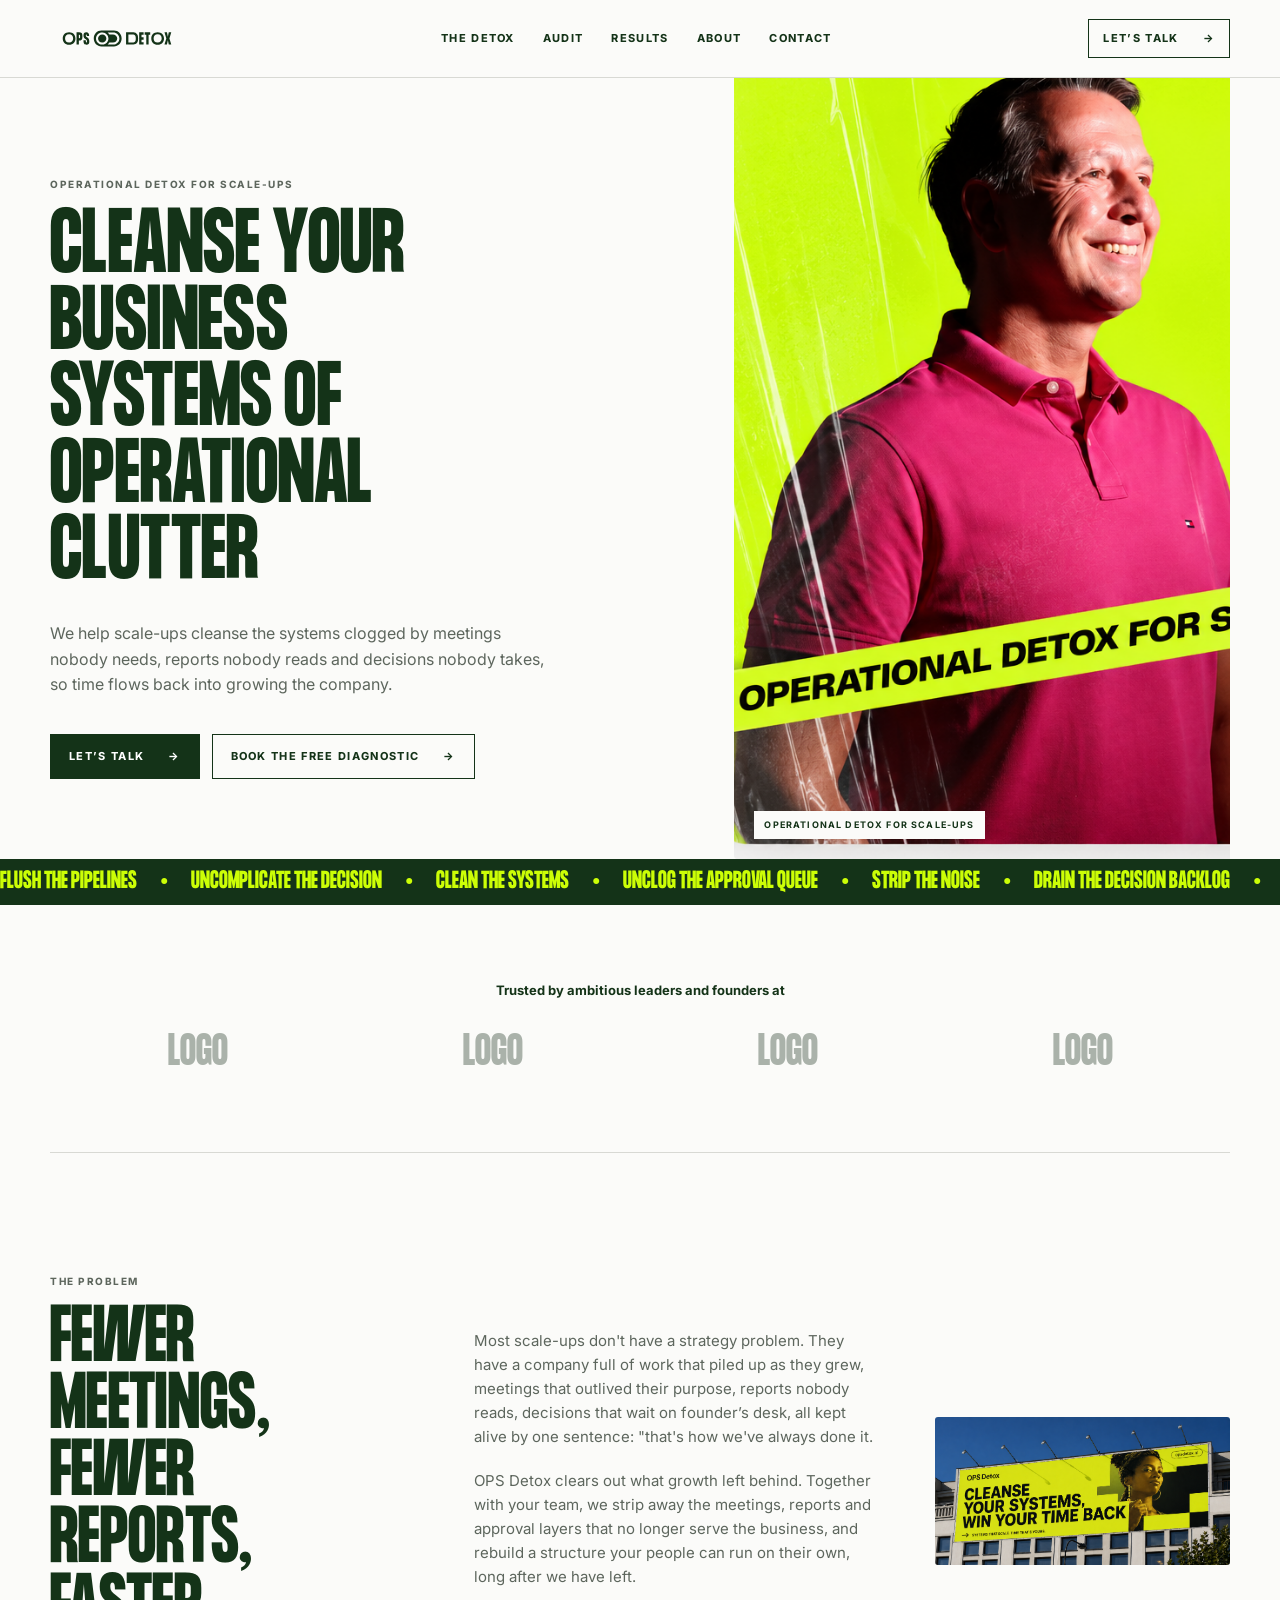
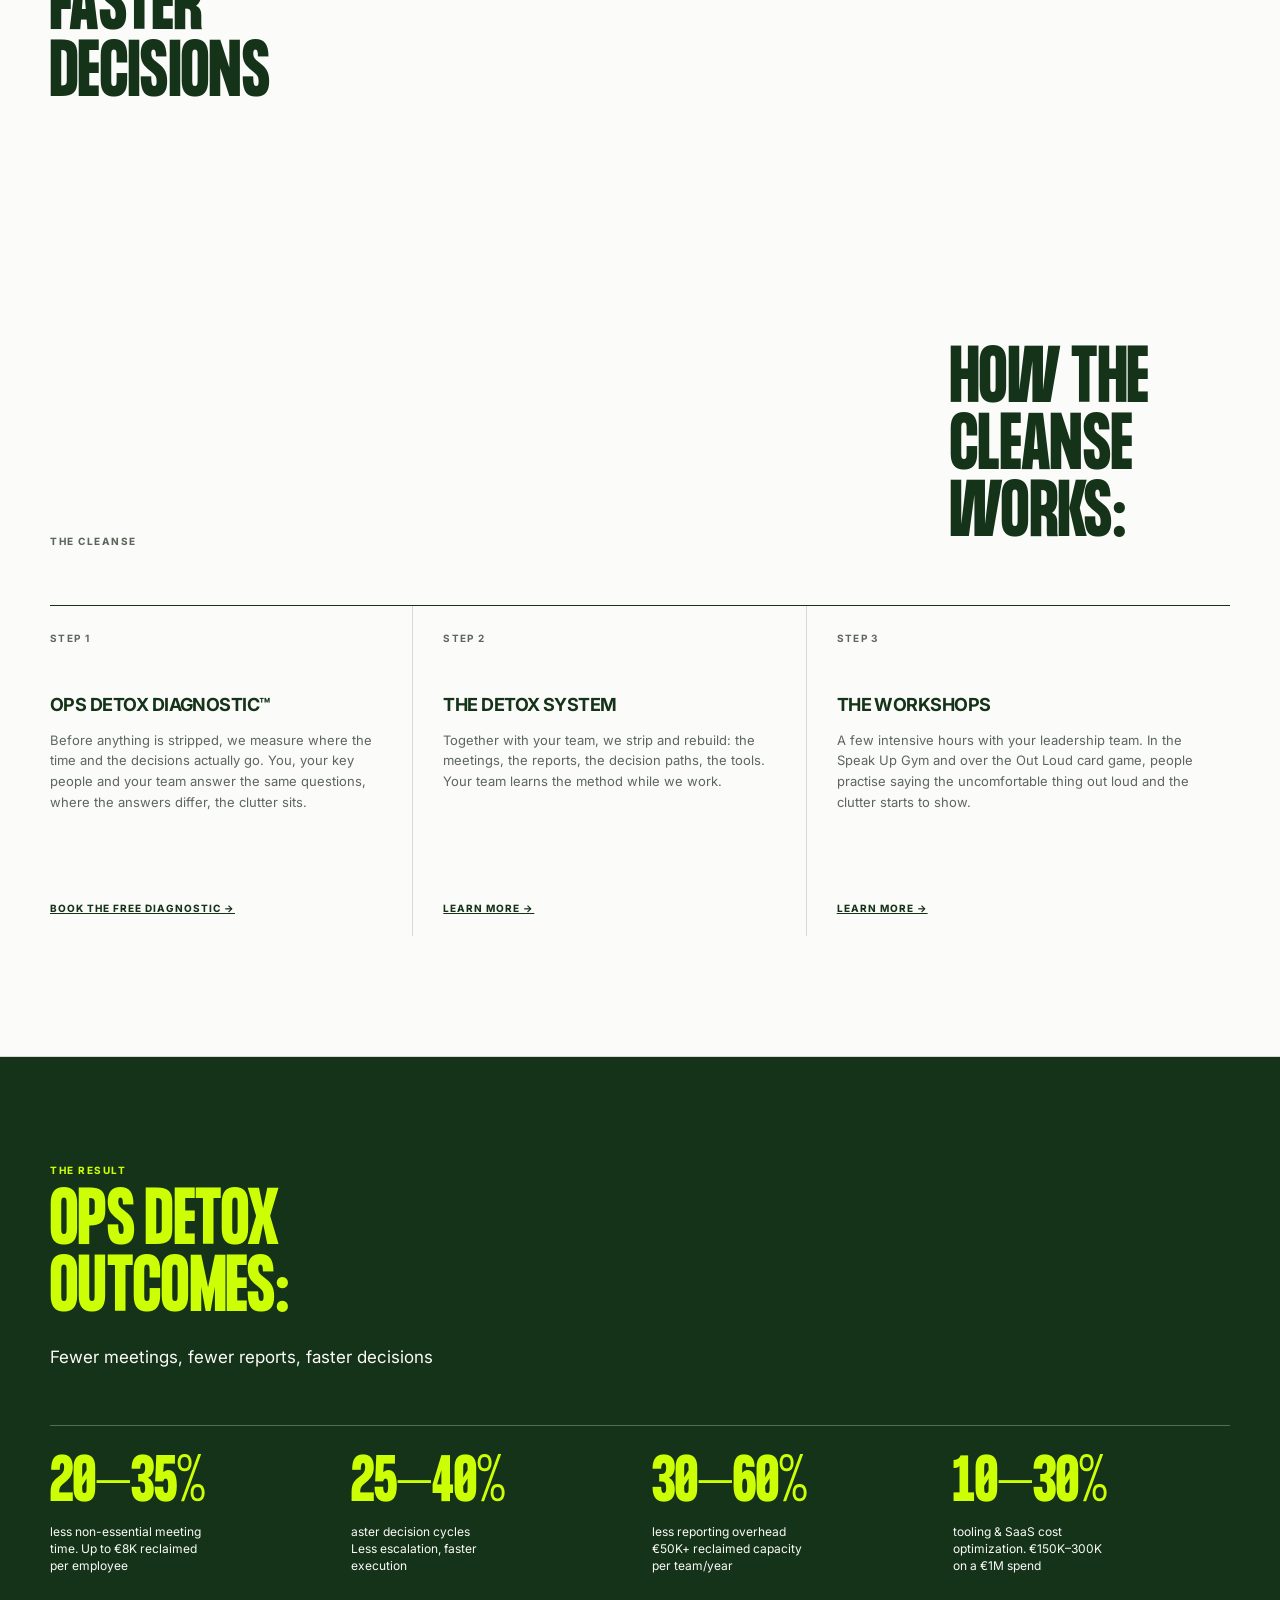
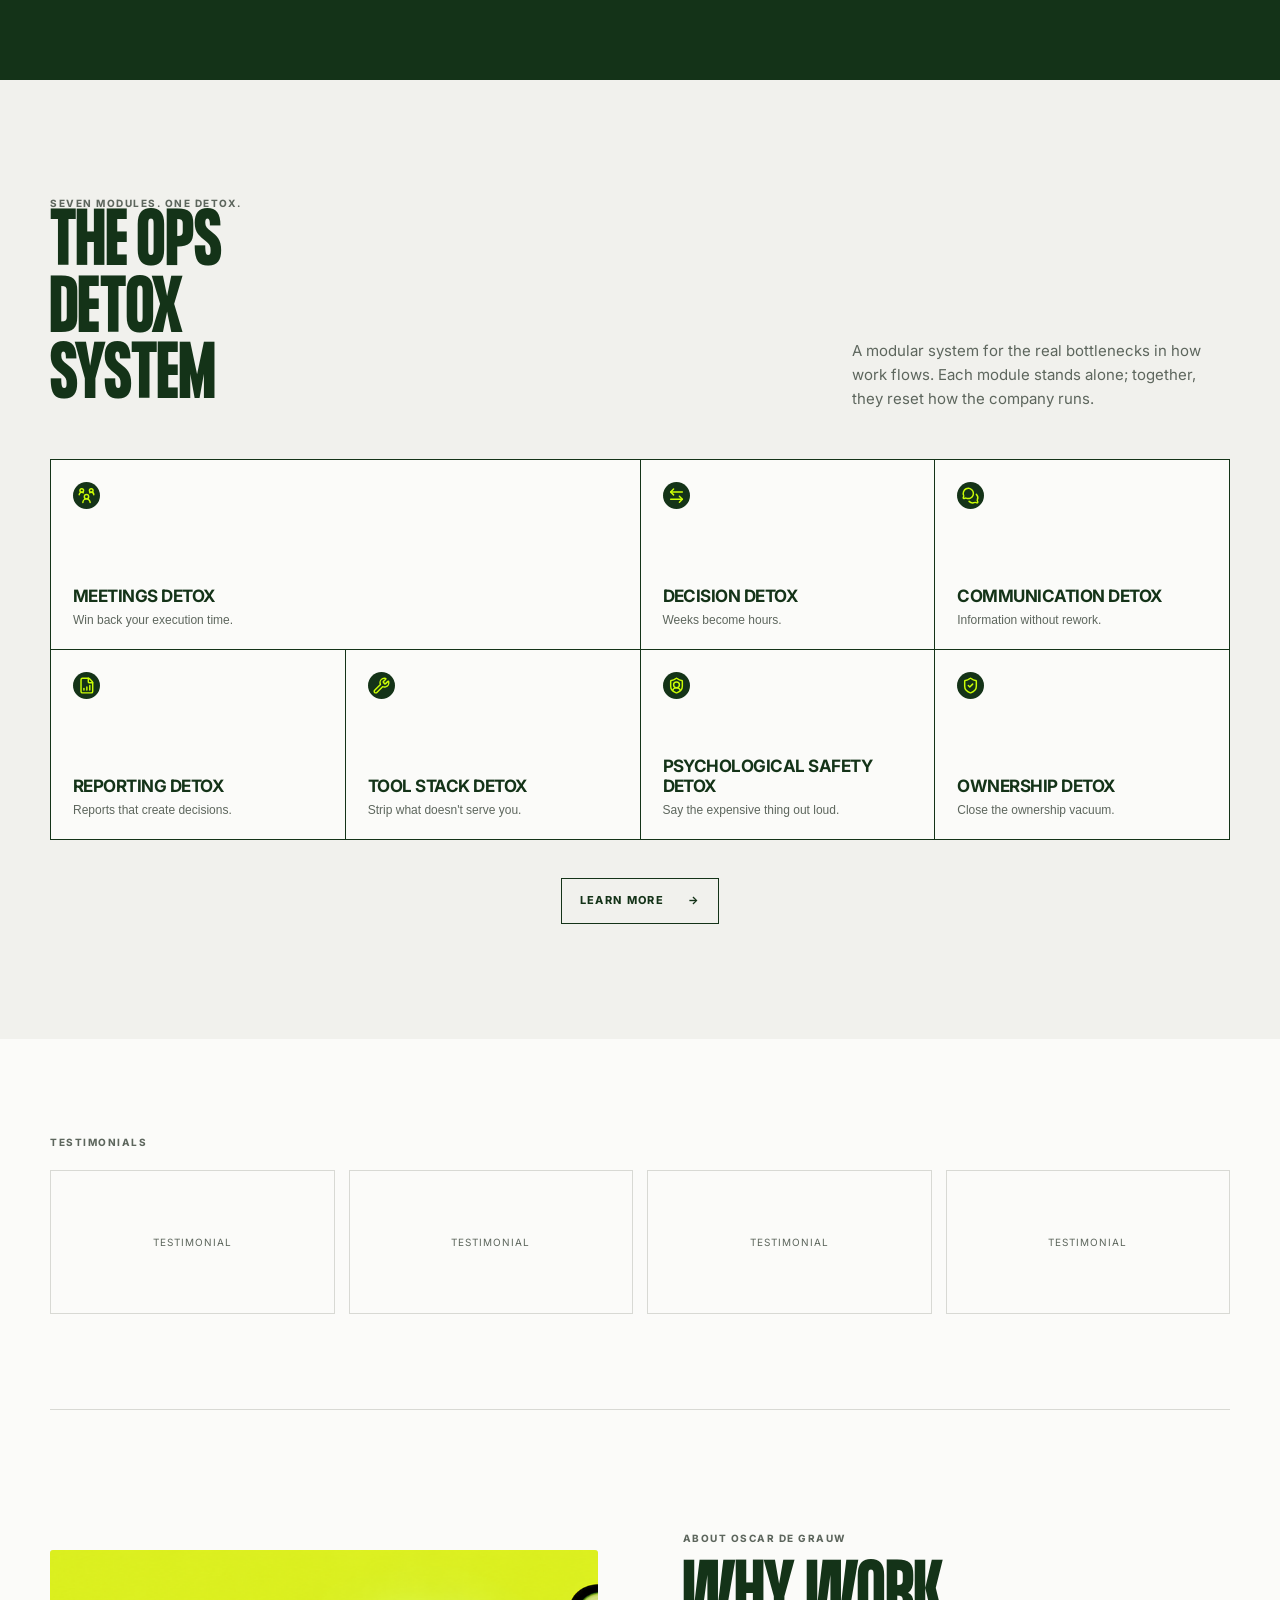
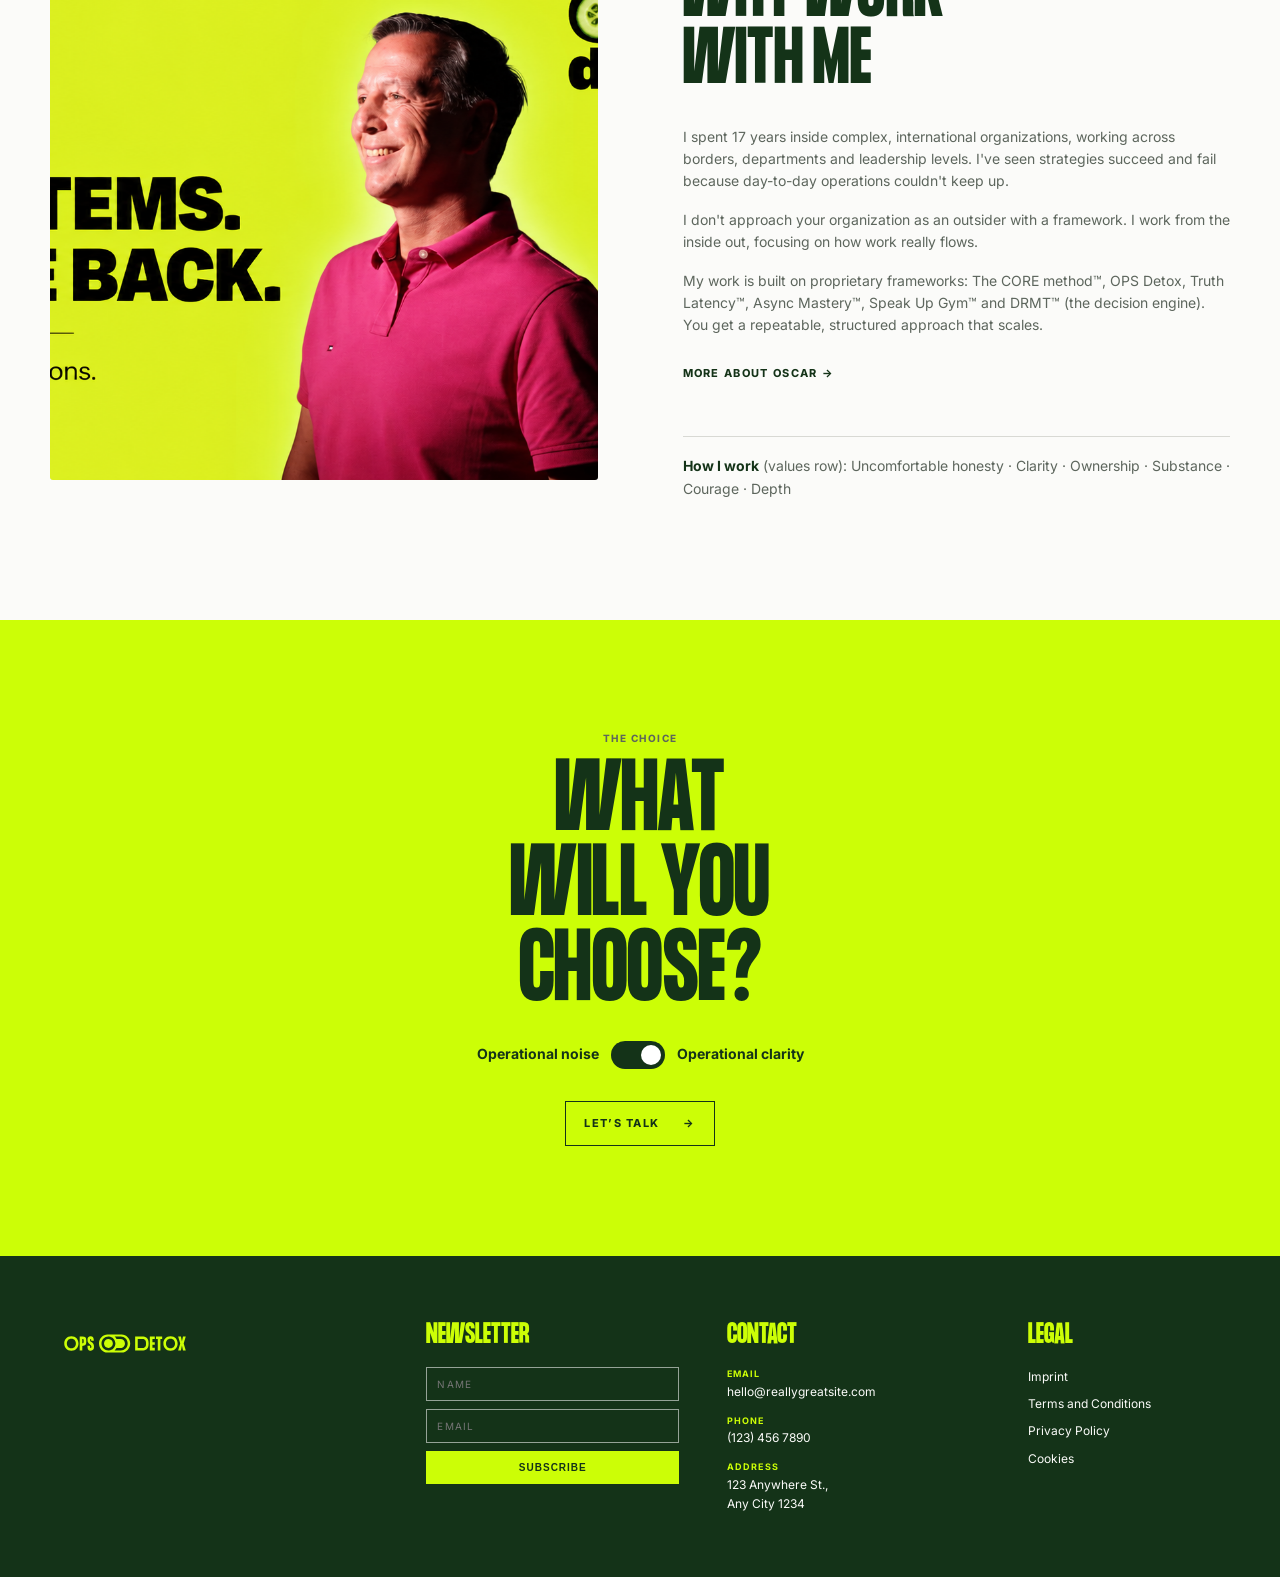
<file: high-fidelity-design/index.html>
<!doctype html>
<html lang="en">
<head>
  <meta charset="utf-8">
  <meta name="viewport" content="width=device-width, initial-scale=1">
  <meta name="theme-color" content="#fbfbf9">
  <title>OPS DETOX™ — Operational detox for scale-ups</title>
  <link rel="stylesheet" href="css/site.css">
</head>
<body>
  <header class="site-header">
    <div class="container header-inner">
      <a class="brand" href="#top" aria-label="OPS DETOX home"><img src="../Brand assets/2_LOGOS/1_PRIMARY LOGO RGB/SVG/PrimaryLogo-DeepGreen_RGB.svg" alt="OPS DETOX"></a>
      <nav aria-label="Main navigation"><a href="#system">The DETOX</a><a href="#diagnostic">Audit</a><a href="#results">Results</a><a href="#about">About</a><a href="#contact">Contact</a></nav>
      <a class="button button--small button--line" href="#contact">Let’s talk <span>→</span></a>
    </div>
  </header>

  <main id="top">
    <section class="hero container">
      <div class="hero-copy">
        <span class="eyebrow">Operational detox for scale-ups</span>
        <h1>Cleanse your business systems of operational clutter</h1>
        <p>We help scale-ups cleanse the systems clogged by meetings nobody needs, reports nobody reads and decisions nobody takes, so time flows back into growing the company.</p>
        <div class="actions"><a class="button" href="#contact">Let’s talk <span>→</span></a><a class="button button--line" href="#diagnostic">Book the FREE DIAGNOSTIC <span>→</span></a></div>
      </div>
      <figure class="hero-image"><img src="../Brand assets/Brand direction/Cards for the website.png" alt="Oscar de Grauw"><figcaption>Operational detox for scale-ups</figcaption></figure>
    </section>

    <div class="ticker" aria-label="OPS Detox principles"><div>Flush the pipelines <span>•</span> UNCOMPLICATE the decision <span>•</span> CLEAN THE SYSTEMS <span>•</span> Unclog the approval queue <span>•</span> Strip the NOISE <span>•</span> Drain the decision backlog <span>•</span></div></div>

    <section class="trust container section-rule"><p>Trusted by ambitious leaders and founders at</p><div><span>LOGO</span><span>LOGO</span><span>LOGO</span><span>LOGO</span></div></section>

    <section class="problem container section-grid">
      <div><span class="eyebrow">The problem</span><h2>Fewer meetings, fewer reports, faster decisions</h2></div>
      <div class="body-copy"><p>Most scale-ups don't have a strategy problem. They have a company full of work that piled up as they grew, meetings that outlived their purpose, reports nobody reads, decisions that wait on founder’s desk, all kept alive by one sentence: "that's how we've always done it.</p><p>OPS Detox clears out what growth left behind. Together with your team, we strip away the meetings, reports and approval layers that no longer serve the business, and rebuild a structure your people can run on their own, long after we have left.</p></div>
      <figure class="artwork"><img src="../Brand assets/Brand direction/Poster.png" alt="OPS Detox campaign artwork"></figure>
    </section>

    <section id="diagnostic" class="process section-rule">
      <div class="container"><div class="section-heading"><span class="eyebrow">The cleanse</span><h2>How the cleanse works:</h2></div><div class="process-grid">
        <article><span>Step 1</span><h3>OPS Detox Diagnostic™</h3><p>Before anything is stripped, we measure where the time and the decisions actually go. You, your key people and your team answer the same questions, where the answers differ, the clutter sits.</p><a href="#contact">Book the FREE DIAGNOSTIC →</a></article>
        <article><span>Step 2</span><h3>THE DETOX system</h3><p>Together with your team, we strip and rebuild: the meetings, the reports, the decision paths, the tools. Your team learns the method while we work.</p><a href="#system">Learn more →</a></article>
        <article><span>Step 3</span><h3>The Workshops</h3><p>A few intensive hours with your leadership team. In the Speak Up Gym and over the Out Loud card game, people practise saying the uncomfortable thing out loud and the clutter starts to show.</p><a href="#system">Learn more →</a></article>
      </div></div>
    </section>

    <section id="results" class="outcomes"><div class="container"><span class="eyebrow">The result</span><h2>OPS DETOX OUTCOMES:</h2><p class="outcome-intro">Fewer meetings, fewer reports, faster decisions</p><div class="stat-grid"><article><strong>20–35%</strong><p>less non-essential meeting time. Up to €8K reclaimed per employee</p></article><article><strong>25–40%</strong><p>aster decision cycles<br>Less escalation, faster execution</p></article><article><strong>30–60%</strong><p>less reporting overhead<br>€50K+ reclaimed capacity per team/year</p></article><article><strong>10–30%</strong><p>tooling &amp; SaaS cost optimization. €150K–300K on a €1M spend</p></article></div></div></section>

    <section id="system" class="system"><div class="container"><div class="system-intro"><div><span class="eyebrow">Seven modules. One detox.</span><h2>The OPS Detox SYSTEM</h2></div><p>A modular system for the real bottlenecks in how work flows. Each module stands alone; together, they reset how the company runs.</p></div><div class="module-grid">
      <button><img src="../Brand assets/5_ICONS/OPS DETOX System/SVG/Meeting_Detox_DeepGreen.svg" alt=""><h3>Meetings Detox</h3><p>Win back your execution time.</p></button><button><img src="../Brand assets/5_ICONS/OPS DETOX System/SVG/Decision_Detox_DeepGreen.svg" alt=""><h3>Decision Detox</h3><p>Weeks become hours.</p></button><button><img src="../Brand assets/5_ICONS/OPS DETOX System/SVG/Communication_Detox_DeepGreen.svg" alt=""><h3>Communication Detox</h3><p>Information without rework.</p></button><button><img src="../Brand assets/5_ICONS/OPS DETOX System/SVG/Reporting_Detox_DeepGreen.svg" alt=""><h3>Reporting Detox</h3><p>Reports that create decisions.</p></button><button><img src="../Brand assets/5_ICONS/OPS DETOX System/SVG/Tool_Stack_Detox_DeepGreen.svg" alt=""><h3>Tool Stack Detox</h3><p>Strip what doesn't serve you.</p></button><button><img src="../Brand assets/5_ICONS/OPS DETOX System/SVG/Psychological_Safety_Detox_DeepGreen.svg" alt=""><h3>Psychological Safety Detox</h3><p>Say the expensive thing out loud.</p></button><button><img src="../Brand assets/5_ICONS/OPS DETOX System/SVG/Ownership_Detox_DeepGreen.svg" alt=""><h3>Ownership Detox</h3><p>Close the ownership vacuum.</p></button>
    </div><p class="system-cta"><a class="button button--line" href="#contact">Learn more <span>→</span></a></p></div></section>

    <section class="testimonials container section-rule"><span class="eyebrow">Testimonials</span><div><article>Testimonial</article><article>Testimonial</article><article>Testimonial</article><article>Testimonial</article></div></section>

    <section id="about" class="about container section-grid"><figure><img src="../Brand assets/Brand direction/LinkedIn banner.png" alt="Oscar de Grauw"></figure><div class="about-copy"><span class="eyebrow">About Oscar de Grauw</span><h2>Why work with me</h2><p>I spent 17 years inside complex, international organizations, working across borders, departments and leadership levels. I've seen strategies succeed and fail because day-to-day operations couldn't keep up.</p><p>I don't approach your organization as an outsider with a framework. I work from the inside out, focusing on how work really flows.</p><p>My work is built on proprietary frameworks: The CORE method™, OPS Detox, Truth Latency™, Async Mastery™, Speak Up Gym™ and DRMT™ (the decision engine). You get a repeatable, structured approach that scales.</p><a class="text-link" href="#contact">More about Oscar →</a><p class="values"><strong>How I work</strong> (values row): Uncomfortable honesty · Clarity · Ownership · Substance · Courage · Depth</p></div></section>

    <section class="choice"><div class="container"><span class="eyebrow">The choice</span><h2>What will you choose?</h2><div class="switch-line"><span>Operational noise</span><button aria-label="Operational noise or operational clarity"><i></i></button><span>Operational clarity</span></div><p><a class="button button--line" href="#contact">Let’s talk <span>→</span></a></p></div></section>
  </main>

  <footer id="contact"><div class="container footer-grid"><div><img src="../Brand assets/2_LOGOS/1_PRIMARY LOGO RGB/SVG/PrimaryLogo-DetoxGreen_RGB.svg" alt="OPS DETOX"></div><form><label>Newsletter</label><input placeholder="NAME" aria-label="Name"><input placeholder="EMAIL" aria-label="Email"><button>Subscribe</button></form><div><label>Contact</label><p><b>EMAIL</b><a href="mailto:hello@reallygreatsite.com">hello@reallygreatsite.com</a></p><p><b>PHONE</b><a href="tel:+1234567890">(123) 456 7890</a></p><p><b>ADDRESS</b>123 Anywhere St.,<br>Any City 1234</p></div><div><label>legal</label><a href="#">Imprint</a><a href="#">Terms and Conditions</a><a href="#">Privacy Policy</a><a href="#">Cookies</a></div></div></footer>
</body>
</html>
</file>
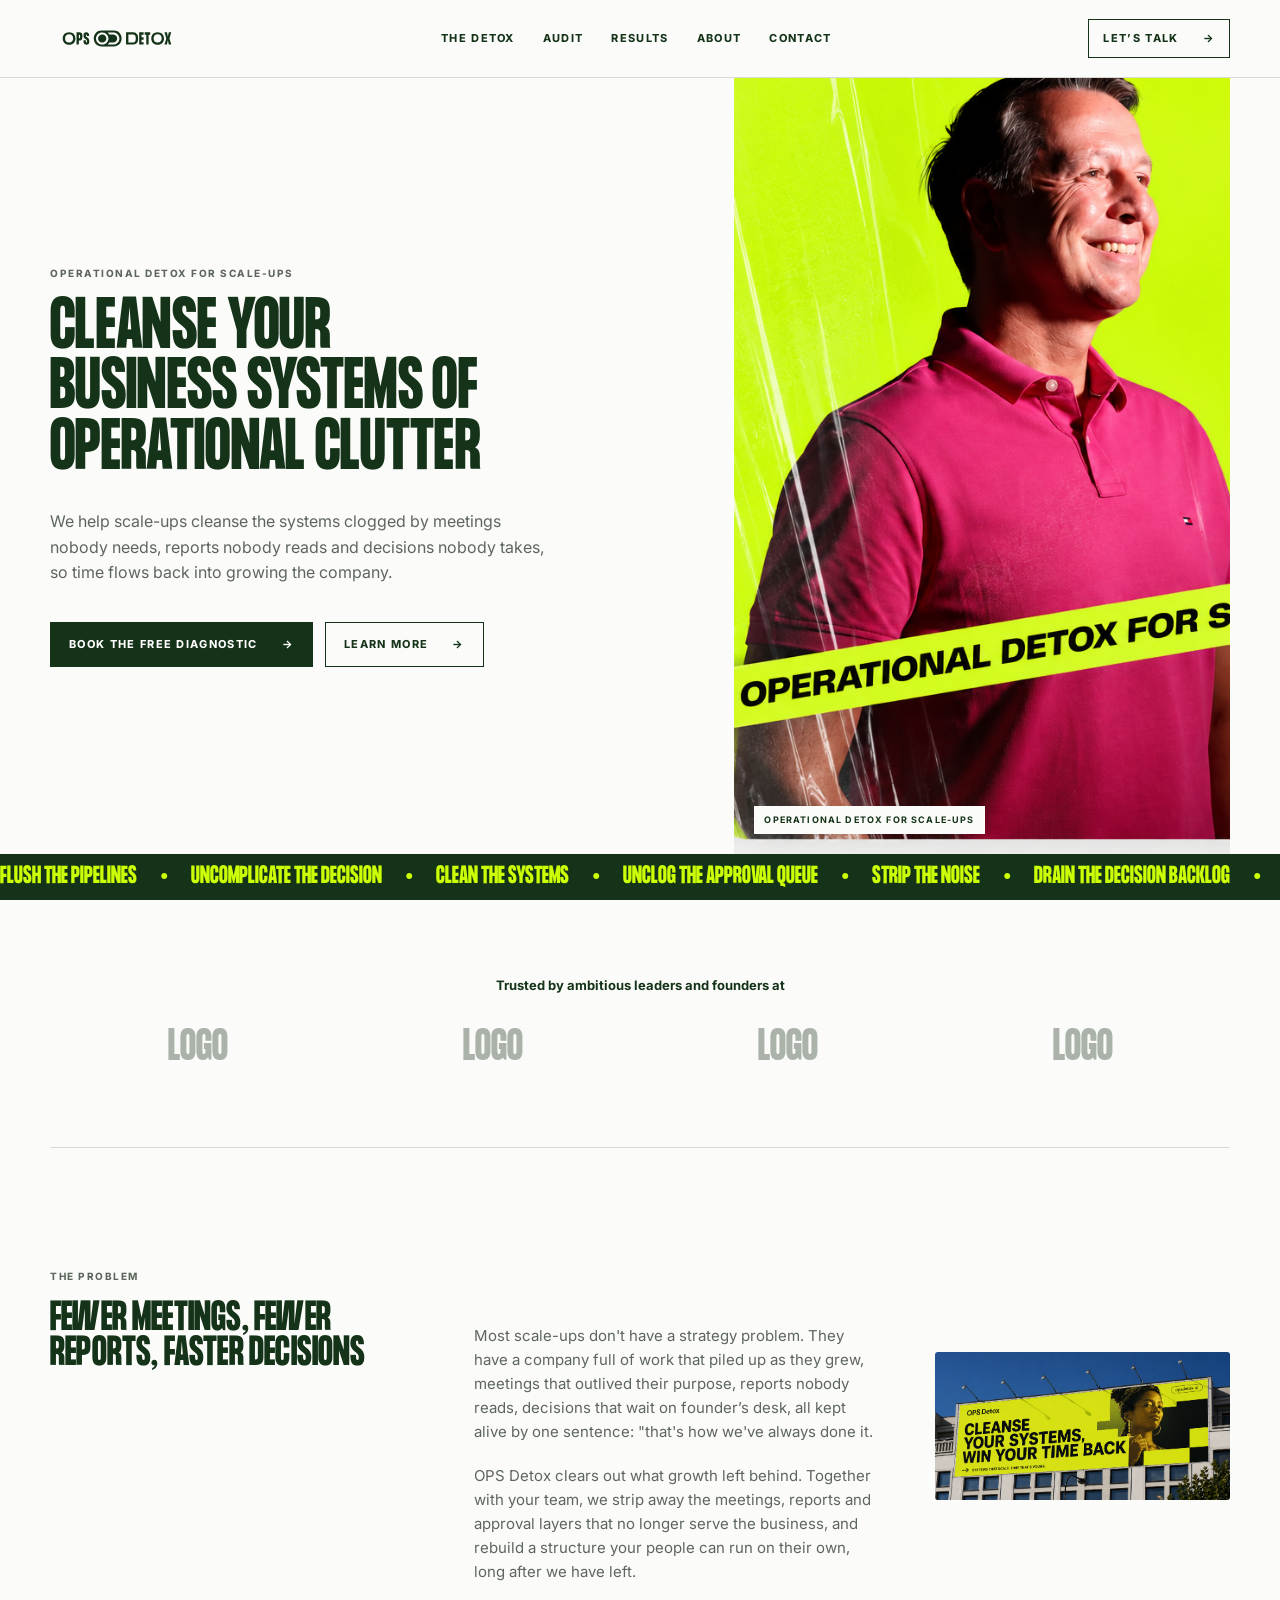
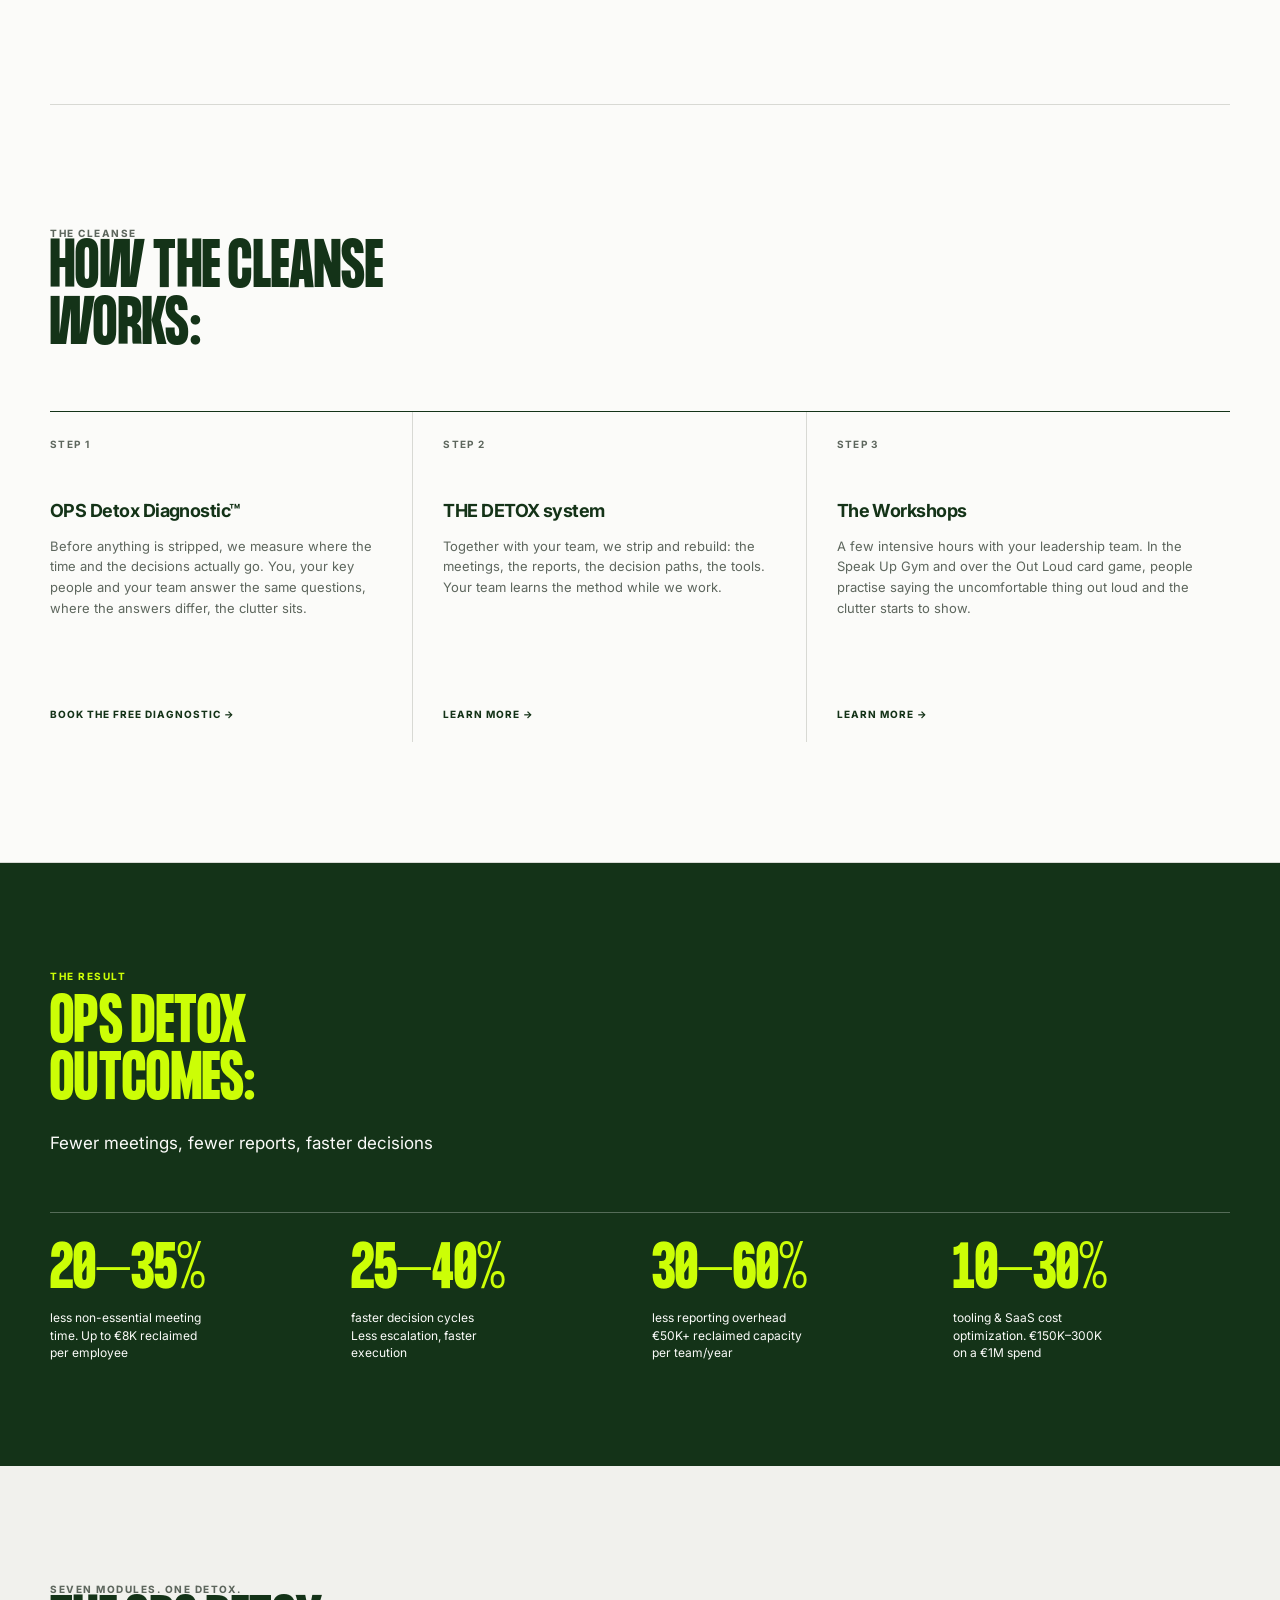
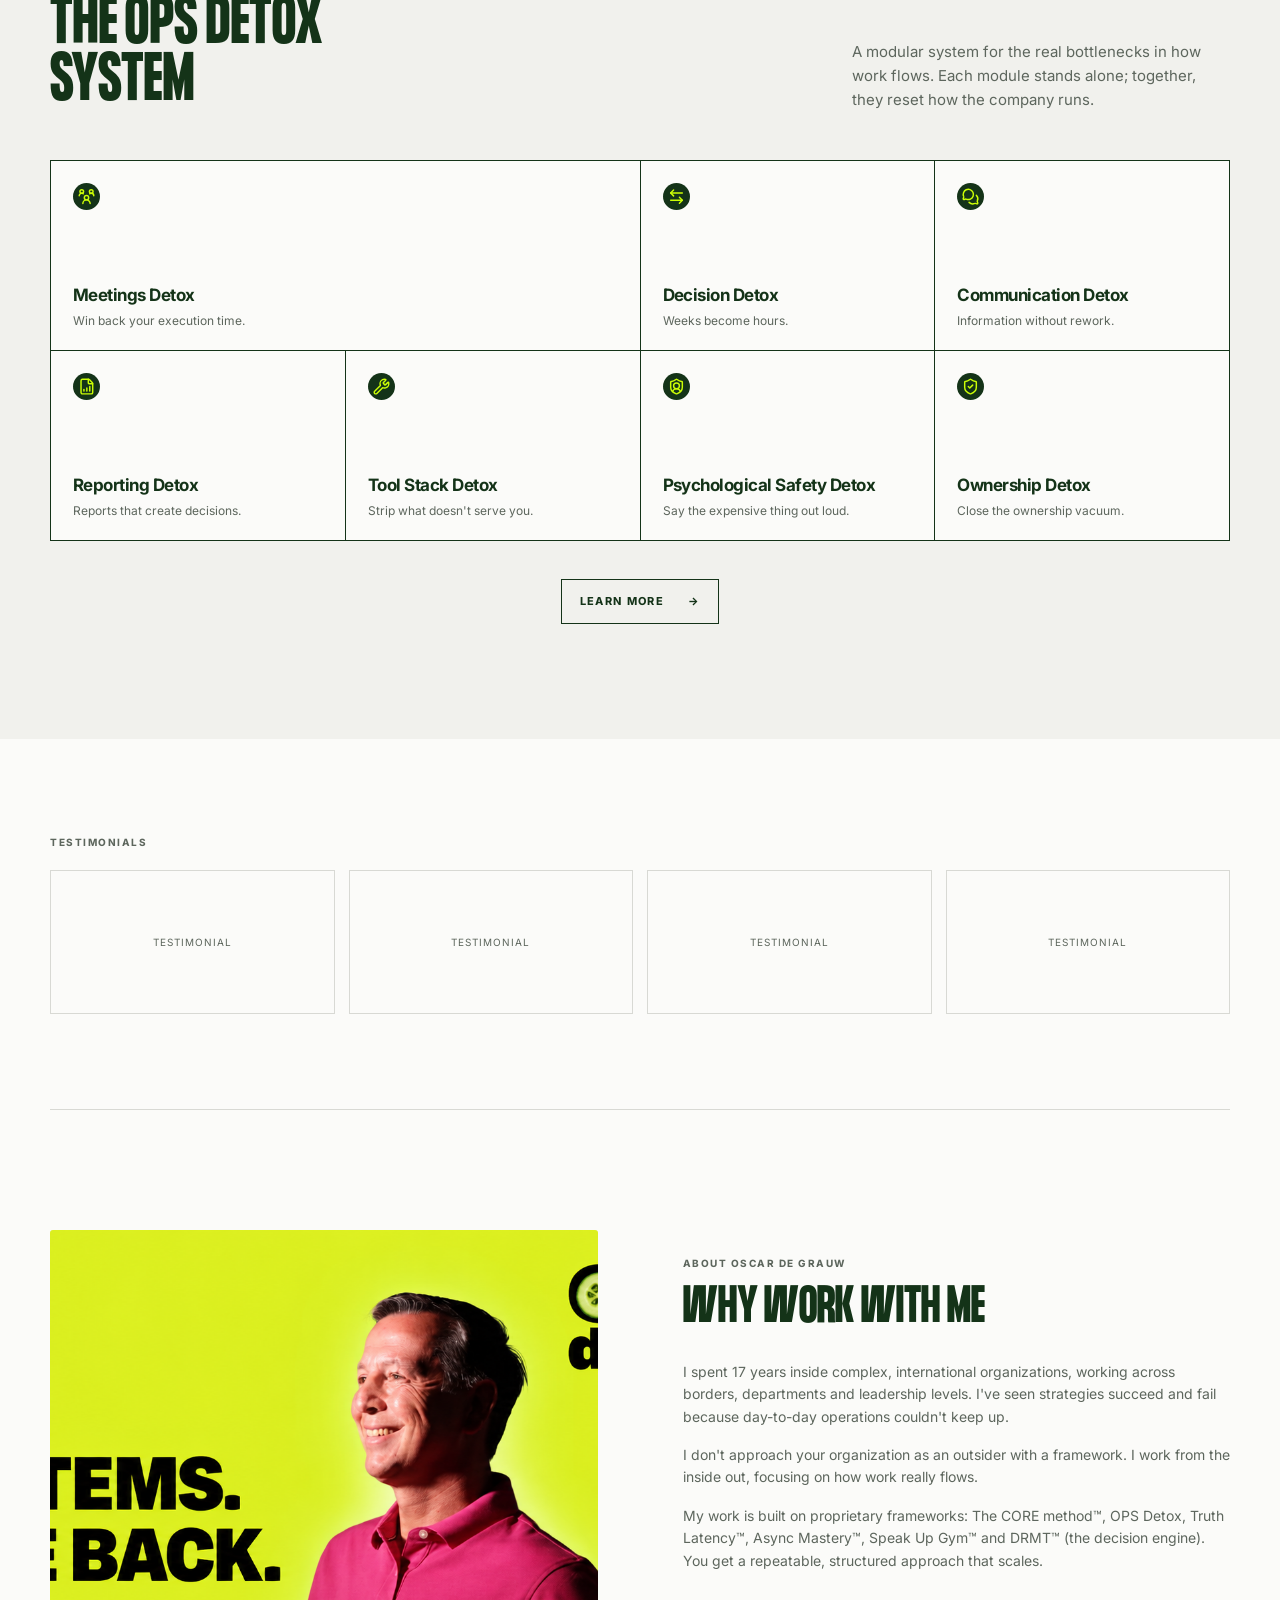
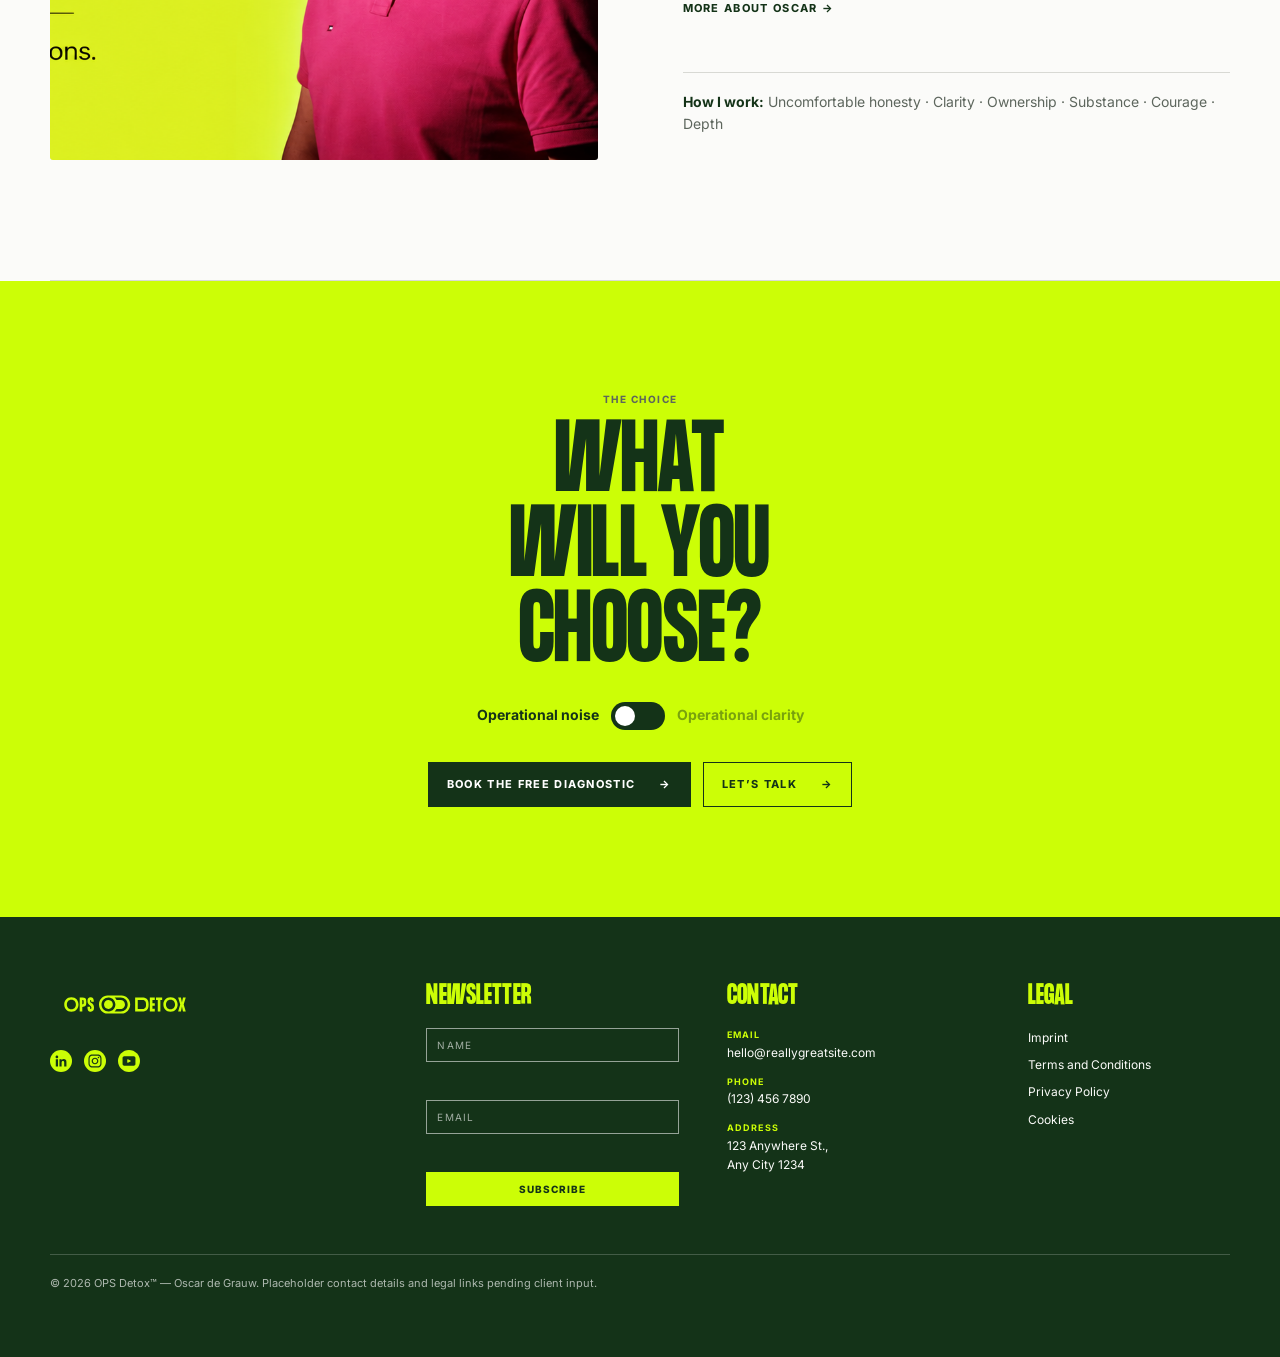
<file: website design/index.html>
<!doctype html>
<html lang="en">
<head>
  <meta charset="utf-8">
  <meta name="viewport" content="width=device-width, initial-scale=1">
  <meta name="theme-color" content="#fbfbf9">
  <title>OPS DETOX™ — Operational detox for scale-ups</title>
  <meta name="description" content="OPS Detox helps scale-ups cleanse their operations of the meetings, reports and approval layers that growth left behind.">
  <link rel="icon" href="assets/logo/favicon.png">
  <link rel="stylesheet" href="css/site.css">
</head>
<body>
  <a class="skip-link" href="#main">Skip to content</a>

  <header class="site-header">
    <div class="container header-inner">
      <a class="brand" href="index.html" aria-label="OPS DETOX home">
        <img src="assets/logo/primary-deepgreen.svg" alt="OPS DETOX">
      </a>
      <nav class="site-nav" id="nav" aria-label="Main navigation">
        <a href="detox.html">The DETOX</a>
        <a href="diagnostic.html">Audit</a>
        <a href="index.html#results">Results</a>
        <a href="about.html">About</a>
        <a href="contact.html">Contact</a>
      </nav>
      <a class="button button--small button--line header-cta" href="contact.html">Let’s talk <span>→</span></a>
      <button class="nav-toggle" type="button" aria-expanded="false" aria-controls="nav" aria-label="Open menu"><i></i></button>
    </div>
  </header>

  <main id="main">
    <section class="hero container">
      <div class="hero-copy">
        <span class="eyebrow">Operational detox for scale-ups</span>
        <h1>Cleanse your business systems of operational clutter</h1>
        <p>We help scale-ups cleanse the systems clogged by meetings nobody needs, reports nobody reads and decisions nobody takes, so time flows back into growing the company.</p>
        <div class="actions">
          <a class="button" href="diagnostic.html">Book the FREE DIAGNOSTIC <span>→</span></a>
          <a class="button button--line" href="detox.html">Learn more <span>→</span></a>
        </div>
      </div>
      <figure class="hero-image">
        <img src="assets/img/hero-cards.png" alt="Oscar de Grauw, founder of OPS Detox">
        <figcaption>Operational detox for scale-ups</figcaption>
      </figure>
    </section>

    <div class="ticker" aria-label="OPS Detox principles">
      <div>Flush the pipelines <span>•</span> UNCOMPLICATE the decision <span>•</span> CLEAN THE SYSTEMS <span>•</span> Unclog the approval queue <span>•</span> Strip the NOISE <span>•</span> Drain the decision backlog <span>•</span></div>
    </div>

    <section class="trust container section-rule">
      <p>Trusted by ambitious leaders and founders at</p>
      <div class="trust-logos">
        <span>LOGO</span><span>LOGO</span><span>LOGO</span><span>LOGO</span>
      </div>
    </section>

    <section class="problem container section-grid section-rule reveal">
      <div>
        <span class="eyebrow">The problem</span>
        <h2>Fewer meetings, fewer reports, faster decisions</h2>
      </div>
      <div class="body-copy">
        <p>Most scale-ups don't have a strategy problem. They have a company full of work that piled up as they grew, meetings that outlived their purpose, reports nobody reads, decisions that wait on founder’s desk, all kept alive by one sentence: "that's how we've always done it.</p>
        <p>OPS Detox clears out what growth left behind. Together with your team, we strip away the meetings, reports and approval layers that no longer serve the business, and rebuild a structure your people can run on their own, long after we have left.</p>
      </div>
      <figure class="artwork">
        <img src="assets/img/poster.png" alt="OPS Detox campaign artwork">
      </figure>
    </section>

    <section class="section-pad section-rule reveal">
      <div class="container">
        <div class="section-heading">
          <div><span class="eyebrow">The cleanse</span><h2>How the cleanse works:</h2></div>
        </div>
        <div class="process-grid">
          <article>
            <span>Step 1</span>
            <h3>OPS Detox Diagnostic™</h3>
            <p>Before anything is stripped, we measure where the time and the decisions actually go. You, your key people and your team answer the same questions, where the answers differ, the clutter sits.</p>
            <a href="diagnostic.html">Book the FREE DIAGNOSTIC →</a>
          </article>
          <article>
            <span>Step 2</span>
            <h3>THE DETOX system</h3>
            <p>Together with your team, we strip and rebuild: the meetings, the reports, the decision paths, the tools. Your team learns the method while we work.</p>
            <a href="detox.html">Learn more →</a>
          </article>
          <article>
            <span>Step 3</span>
            <h3>The Workshops</h3>
            <p>A few intensive hours with your leadership team. In the Speak Up Gym and over the Out Loud card game, people practise saying the uncomfortable thing out loud and the clutter starts to show.</p>
            <a href="detox.html#modules">Learn more →</a>
          </article>
        </div>
      </div>
    </section>

    <section id="results" class="outcomes">
      <div class="container reveal">
        <span class="eyebrow">The result</span>
        <h2>OPS DETOX OUTCOMES:</h2>
        <p class="outcome-intro">Fewer meetings, fewer reports, faster decisions</p>
        <div class="stat-grid">
          <article><strong>20–35%</strong><p>less non-essential meeting time. Up to €8K reclaimed per employee</p></article>
          <article><strong>25–40%</strong><p>faster decision cycles<br>Less escalation, faster execution</p></article>
          <article><strong>30–60%</strong><p>less reporting overhead<br>€50K+ reclaimed capacity per team/year</p></article>
          <article><strong>10–30%</strong><p>tooling &amp; SaaS cost optimization. €150K–300K on a €1M spend</p></article>
        </div>
      </div>
    </section>

    <section id="system" class="system">
      <div class="container reveal">
        <div class="system-intro">
          <div><span class="eyebrow">Seven modules. One detox.</span><h2>The OPS Detox SYSTEM</h2></div>
          <p>A modular system for the real bottlenecks in how work flows. Each module stands alone; together, they reset how the company runs.</p>
        </div>

        <div class="module-grid">
          <button class="module" type="button" data-title="Meetings Detox" data-sub="Win back your execution time.">
            <img src="assets/icons/meetings.svg" alt=""><h3>Meetings Detox</h3><p>Win back your execution time.</p>
          </button>
          <button class="module" type="button" data-title="Decision Detox" data-sub="Weeks become hours.">
            <img src="assets/icons/decision.svg" alt=""><h3>Decision Detox</h3><p>Weeks become hours.</p>
          </button>
          <button class="module" type="button" data-title="Communication Detox" data-sub="Information without rework.">
            <img src="assets/icons/communication.svg" alt=""><h3>Communication Detox</h3><p>Information without rework.</p>
          </button>
          <button class="module" type="button" data-title="Reporting Detox" data-sub="Reports that create decisions.">
            <img src="assets/icons/reporting.svg" alt=""><h3>Reporting Detox</h3><p>Reports that create decisions.</p>
          </button>
          <button class="module" type="button" data-title="Tool Stack Detox" data-sub="Strip what doesn't serve you.">
            <img src="assets/icons/tool-stack.svg" alt=""><h3>Tool Stack Detox</h3><p>Strip what doesn't serve you.</p>
          </button>
          <button class="module" type="button" data-title="Psychological Safety Detox" data-sub="Say the expensive thing out loud.">
            <img src="assets/icons/psychological-safety.svg" alt=""><h3>Psychological Safety Detox</h3><p>Say the expensive thing out loud.</p>
          </button>
          <button class="module" type="button" data-title="Ownership Detox" data-sub="Close the ownership vacuum.">
            <img src="assets/icons/ownership.svg" alt=""><h3>Ownership Detox</h3><p>Close the ownership vacuum.</p>
          </button>
        </div>

        <p class="system-cta"><a class="button button--line" href="detox.html">Learn more <span>→</span></a></p>
      </div>
    </section>

    <section class="testimonials container section-rule reveal">
      <span class="eyebrow">Testimonials</span>
      <div class="testimonial-grid">
        <article>Testimonial</article>
        <article>Testimonial</article>
        <article>Testimonial</article>
        <article>Testimonial</article>
      </div>
    </section>

    <section class="about container section-grid section-rule reveal">
      <figure><img src="assets/img/portrait.png" alt="Oscar de Grauw"></figure>
      <div class="about-copy">
        <span class="eyebrow">About Oscar de Grauw</span>
        <h2>Why work with me</h2>
        <p>I spent 17 years inside complex, international organizations, working across borders, departments and leadership levels. I've seen strategies succeed and fail because day-to-day operations couldn't keep up.</p>
        <p>I don't approach your organization as an outsider with a framework. I work from the inside out, focusing on how work really flows.</p>
        <p>My work is built on proprietary frameworks: The CORE method™, OPS Detox, Truth Latency™, Async Mastery™, Speak Up Gym™ and DRMT™ (the decision engine). You get a repeatable, structured approach that scales.</p>
        <a class="text-link" href="about.html">More about Oscar →</a>
        <p class="values"><strong>How I work:</strong> Uncomfortable honesty · Clarity · Ownership · Substance · Courage · Depth</p>
      </div>
    </section>

    <section class="choice">
      <div class="container">
        <span class="eyebrow">The choice</span>
        <h2>What will you choose?</h2>
        <div class="switch-line">
          <span class="is-on">Operational noise</span>
          <button class="switch" type="button" aria-pressed="false" aria-label="Operational noise or operational clarity"><i></i></button>
          <span>Operational clarity</span>
        </div>
        <div class="actions">
          <a class="button" href="diagnostic.html">Book the FREE DIAGNOSTIC <span>→</span></a>
          <a class="button button--line" href="contact.html">Let’s talk <span>→</span></a>
        </div>
      </div>
    </section>
  </main>

  <div class="modal" id="modal" role="dialog" aria-modal="true" aria-labelledby="modal-title">
    <div class="modal-card">
      <button class="modal-close" type="button" aria-label="Close">✕</button>
      <img class="modal-icon" src="assets/icons/meetings.svg" alt="">
      <h2 class="modal-title" id="modal-title">Module</h2>
      <p class="modal-sub">Tagline</p>
      <p class="modal-note">Module detail copy still to come from the client’s current website. This popup is wired and ready for it.</p>
    </div>
  </div>

  <footer id="contact-footer">
    <div class="container">
      <div class="footer-grid">
        <div>
          <img class="footer-logo" src="assets/logo/primary-detoxgreen.svg" alt="OPS DETOX">
          <div class="footer-social">
            <a href="#" aria-label="LinkedIn"><img src="assets/social/linkedin.svg" alt=""></a>
            <a href="#" aria-label="Instagram"><img src="assets/social/instagram.svg" alt=""></a>
            <a href="#" aria-label="YouTube"><img src="assets/social/youtube.svg" alt=""></a>
          </div>
        </div>

        <form data-demo-form data-success-message="Subscribed — demo only, no email is sent yet.">
          <h2>Newsletter</h2>
          <div class="field">
            <input type="text" name="name" placeholder="NAME" aria-label="Name" data-label="Name" required>
            <span class="field-error" aria-live="polite"></span>
          </div>
          <div class="field">
            <input type="email" name="email" placeholder="EMAIL" aria-label="Email" data-label="Email" required>
            <span class="field-error" aria-live="polite"></span>
          </div>
          <button type="submit">Subscribe</button>
          <p class="footer-status" role="status"></p>
        </form>

        <div>
          <h2>Contact</h2>
          <p><b>EMAIL</b><a href="mailto:hello@reallygreatsite.com">hello@reallygreatsite.com</a></p>
          <p><b>PHONE</b><a href="tel:+1234567890">(123) 456 7890</a></p>
          <p><b>ADDRESS</b>123 Anywhere St.,<br>Any City 1234</p>
        </div>

        <div>
          <h2>Legal</h2>
          <a href="#">Imprint</a>
          <a href="#">Terms and Conditions</a>
          <a href="#">Privacy Policy</a>
          <a href="#">Cookies</a>
        </div>
      </div>
      <p class="footer-legal">© 2026 OPS Detox™ — Oscar de Grauw. Placeholder contact details and legal links pending client input.</p>
    </div>
  </footer>

  <script src="js/site.js"></script>
</body>
</html>
</file>
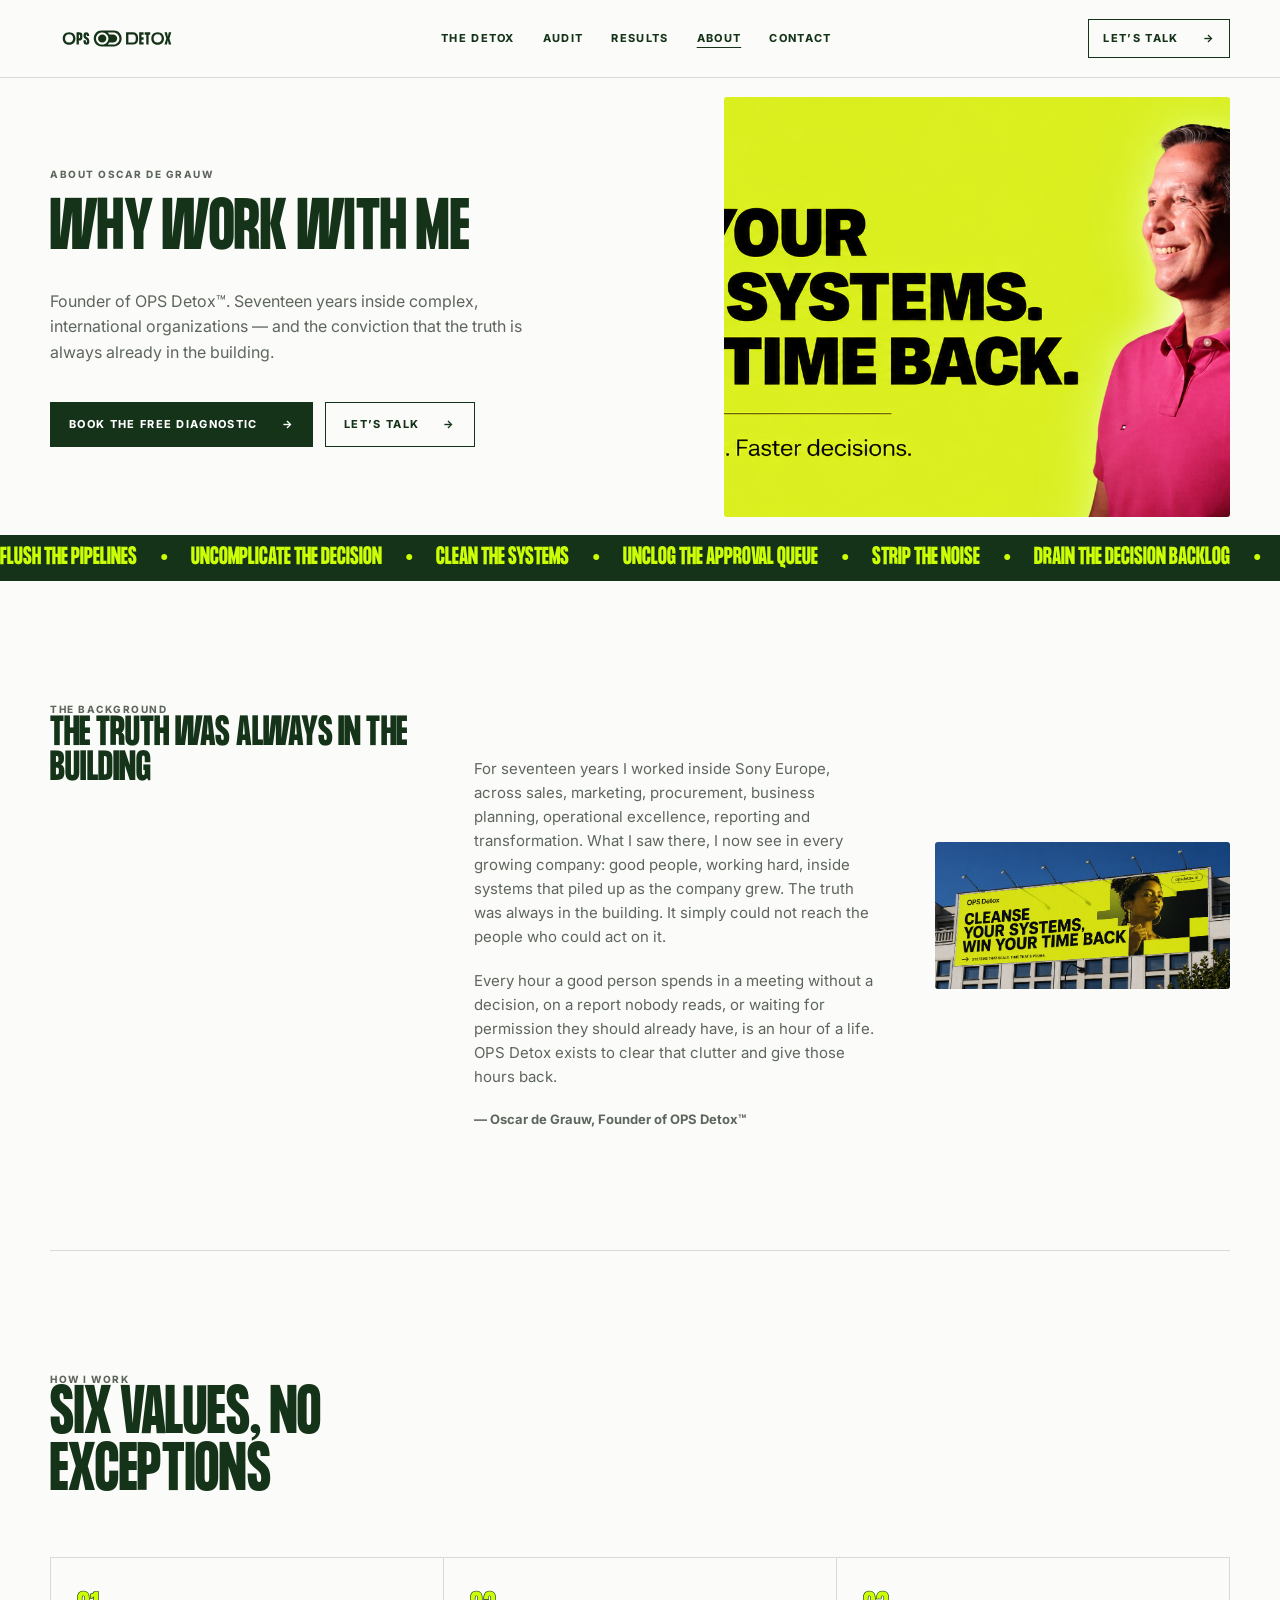
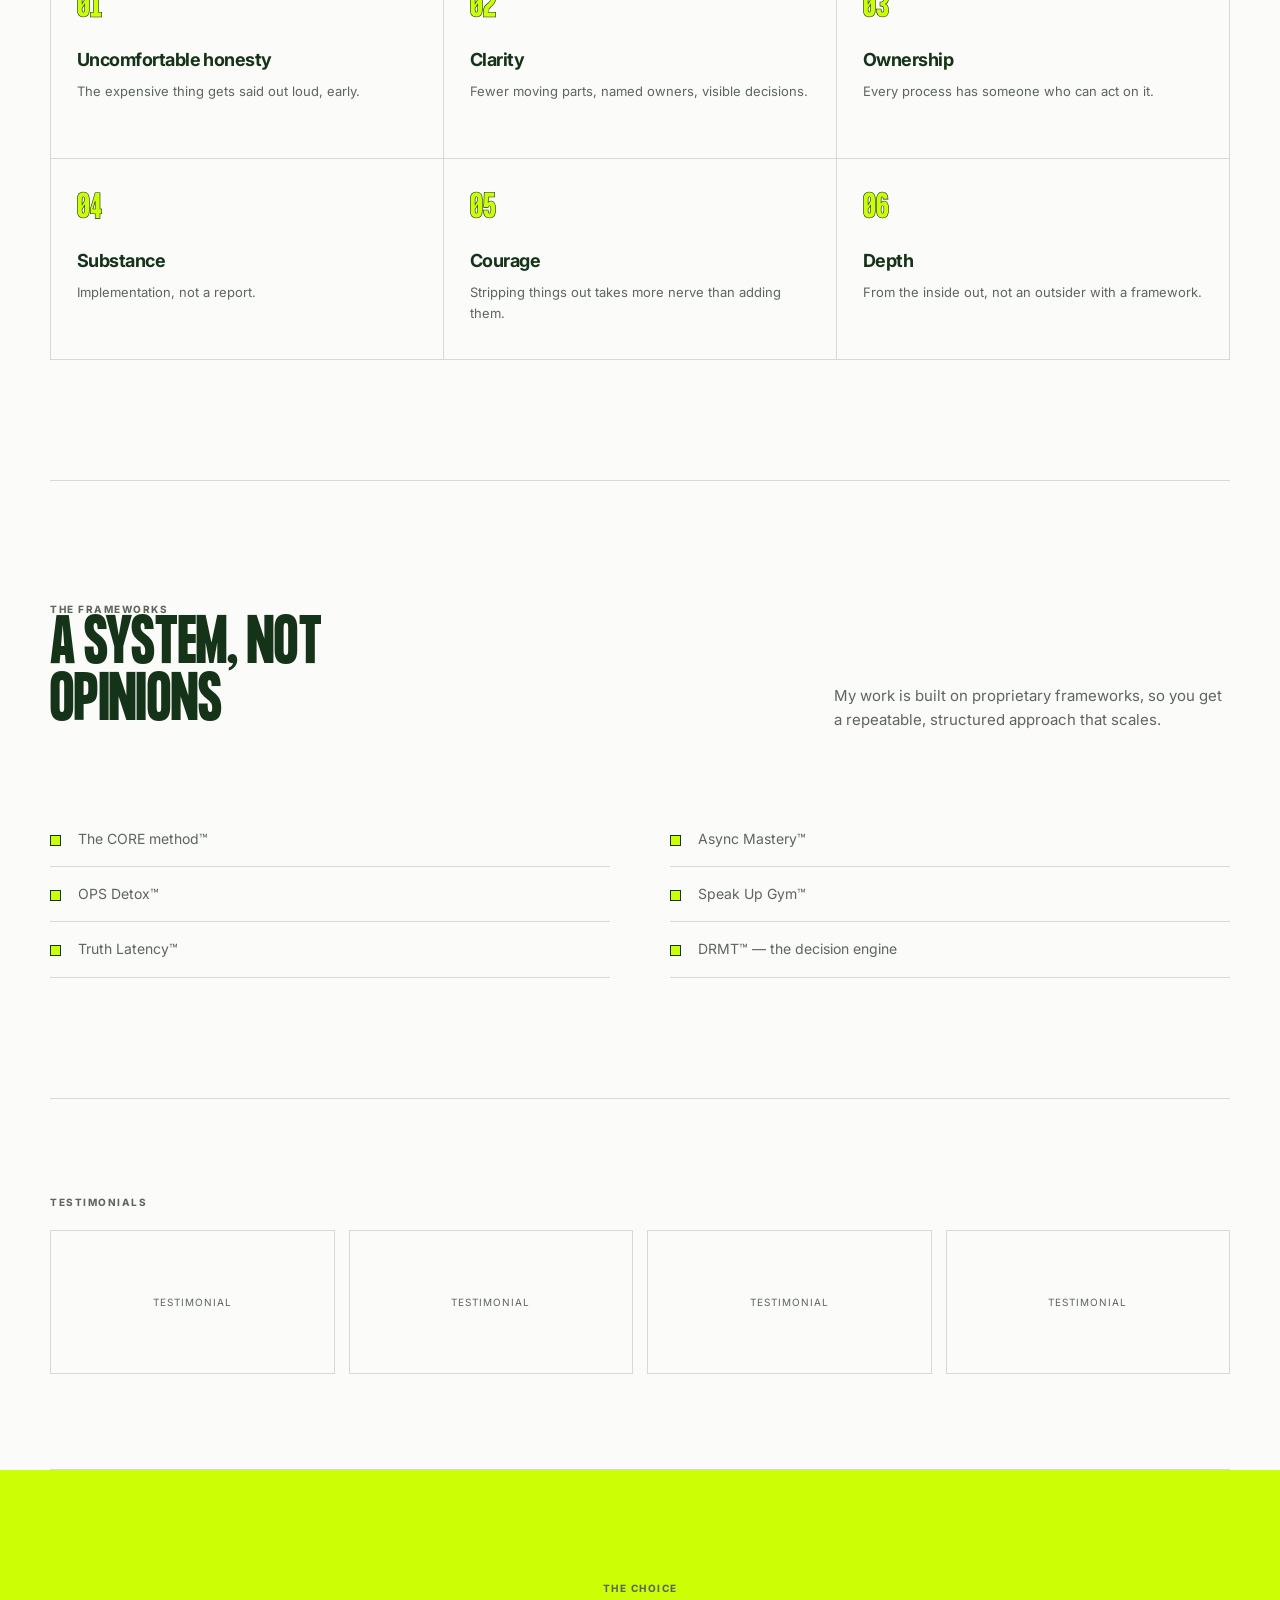
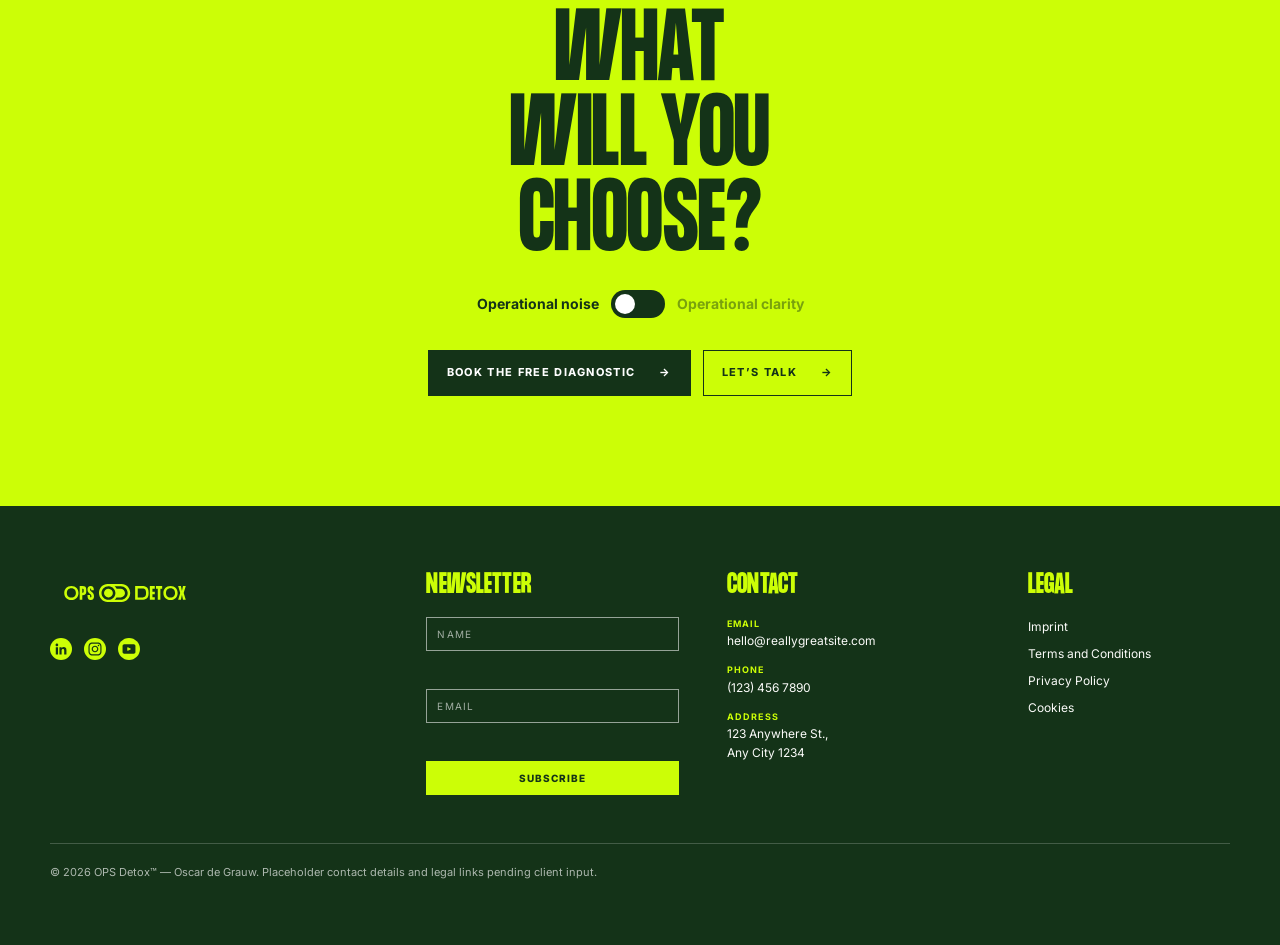
<file: website design/about.html>
<!doctype html>
<html lang="en">
<head>
  <meta charset="utf-8">
  <meta name="viewport" content="width=device-width, initial-scale=1">
  <meta name="theme-color" content="#fbfbf9">
  <title>About Oscar de Grauw — OPS DETOX™</title>
  <meta name="description" content="Seventeen years inside Sony Europe. OPS Detox exists to clear operational clutter and give those hours back.">
  <link rel="icon" href="assets/logo/favicon.png">
  <link rel="stylesheet" href="css/site.css">
</head>
<body>
  <a class="skip-link" href="#main">Skip to content</a>

  <header class="site-header">
    <div class="container header-inner">
      <a class="brand" href="index.html" aria-label="OPS DETOX home">
        <img src="assets/logo/primary-deepgreen.svg" alt="OPS DETOX">
      </a>
      <nav class="site-nav" id="nav" aria-label="Main navigation">
        <a href="detox.html">The DETOX</a>
        <a href="diagnostic.html">Audit</a>
        <a href="index.html#results">Results</a>
        <a href="about.html" aria-current="page">About</a>
        <a href="contact.html">Contact</a>
      </nav>
      <a class="button button--small button--line header-cta" href="contact.html">Let’s talk <span>→</span></a>
      <button class="nav-toggle" type="button" aria-expanded="false" aria-controls="nav" aria-label="Open menu"><i></i></button>
    </div>
  </header>

  <main id="main">
    <section class="hero hero--page container">
      <div class="hero-copy">
        <span class="eyebrow">About Oscar de Grauw</span>
        <h1>Why work with me</h1>
        <p>Founder of OPS Detox™. Seventeen years inside complex, international organizations — and the conviction that the truth is always already in the building.</p>
        <div class="actions">
          <a class="button" href="diagnostic.html">Book the FREE DIAGNOSTIC <span>→</span></a>
          <a class="button button--line" href="contact.html">Let’s talk <span>→</span></a>
        </div>
      </div>
      <figure class="hero-image">
        <img src="assets/img/portrait.png" alt="Oscar de Grauw">
      </figure>
    </section>

    <div class="ticker" aria-label="OPS Detox principles">
      <div>Flush the pipelines <span>•</span> UNCOMPLICATE the decision <span>•</span> CLEAN THE SYSTEMS <span>•</span> Unclog the approval queue <span>•</span> Strip the NOISE <span>•</span> Drain the decision backlog <span>•</span></div>
    </div>

    <section class="container section-grid section-rule reveal">
      <div>
        <span class="eyebrow">The background</span>
        <h2>The truth was always in the building</h2>
      </div>
      <div class="body-copy" style="padding-top:56px">
        <p>For seventeen years I worked inside Sony Europe, across sales, marketing, procurement, business planning, operational excellence, reporting and transformation. What I saw there, I now see in every growing company: good people, working hard, inside systems that piled up as the company grew. The truth was always in the building. It simply could not reach the people who could act on it.</p>
        <p>Every hour a good person spends in a meeting without a decision, on a report nobody reads, or waiting for permission they should already have, is an hour of a life. OPS Detox exists to clear that clutter and give those hours back.</p>
        <p class="signature">— Oscar de Grauw, Founder of OPS Detox™</p>
      </div>
      <figure class="artwork"><img src="assets/img/poster.png" alt="OPS Detox campaign artwork"></figure>
    </section>

    <section class="container section-pad section-rule reveal">
      <div class="section-heading">
        <div><span class="eyebrow">How I work</span><h2>Six values, no exceptions</h2></div>
      </div>
      <div class="reason-grid">
        <article><span>01</span><h3>Uncomfortable honesty</h3><p>The expensive thing gets said out loud, early.</p></article>
        <article><span>02</span><h3>Clarity</h3><p>Fewer moving parts, named owners, visible decisions.</p></article>
        <article><span>03</span><h3>Ownership</h3><p>Every process has someone who can act on it.</p></article>
        <article><span>04</span><h3>Substance</h3><p>Implementation, not a report.</p></article>
        <article><span>05</span><h3>Courage</h3><p>Stripping things out takes more nerve than adding them.</p></article>
        <article><span>06</span><h3>Depth</h3><p>From the inside out, not an outsider with a framework.</p></article>
      </div>
    </section>

    <section class="container section-pad section-rule reveal">
      <div class="section-heading">
        <div><span class="eyebrow">The frameworks</span><h2>A system, not opinions</h2></div>
        <p>My work is built on proprietary frameworks, so you get a repeatable, structured approach that scales.</p>
      </div>
      <div class="split-lists" style="padding:0">
        <ul class="marked-list">
          <li>The CORE method™</li>
          <li>OPS Detox™</li>
          <li>Truth Latency™</li>
        </ul>
        <ul class="marked-list">
          <li>Async Mastery™</li>
          <li>Speak Up Gym™</li>
          <li>DRMT™ — the decision engine</li>
        </ul>
      </div>
    </section>

    <section class="testimonials container section-rule reveal">
      <span class="eyebrow">Testimonials</span>
      <div class="testimonial-grid">
        <article>Testimonial</article>
        <article>Testimonial</article>
        <article>Testimonial</article>
        <article>Testimonial</article>
      </div>
    </section>

    <section class="choice">
      <div class="container">
        <span class="eyebrow">The choice</span>
        <h2>What will you choose?</h2>
        <div class="switch-line">
          <span class="is-on">Operational noise</span>
          <button class="switch" type="button" aria-pressed="false" aria-label="Operational noise or operational clarity"><i></i></button>
          <span>Operational clarity</span>
        </div>
        <div class="actions">
          <a class="button" href="diagnostic.html">Book the FREE DIAGNOSTIC <span>→</span></a>
          <a class="button button--line" href="contact.html">Let’s talk <span>→</span></a>
        </div>
      </div>
    </section>
  </main>

  <footer>
    <div class="container">
      <div class="footer-grid">
        <div>
          <img class="footer-logo" src="assets/logo/primary-detoxgreen.svg" alt="OPS DETOX">
          <div class="footer-social">
            <a href="#" aria-label="LinkedIn"><img src="assets/social/linkedin.svg" alt=""></a>
            <a href="#" aria-label="Instagram"><img src="assets/social/instagram.svg" alt=""></a>
            <a href="#" aria-label="YouTube"><img src="assets/social/youtube.svg" alt=""></a>
          </div>
        </div>

        <form data-demo-form data-success-message="Subscribed — demo only, no email is sent yet.">
          <h2>Newsletter</h2>
          <div class="field">
            <input type="text" name="name" placeholder="NAME" aria-label="Name" data-label="Name" required>
            <span class="field-error" aria-live="polite"></span>
          </div>
          <div class="field">
            <input type="email" name="email" placeholder="EMAIL" aria-label="Email" data-label="Email" required>
            <span class="field-error" aria-live="polite"></span>
          </div>
          <button type="submit">Subscribe</button>
          <p class="footer-status" role="status"></p>
        </form>

        <div>
          <h2>Contact</h2>
          <p><b>EMAIL</b><a href="mailto:hello@reallygreatsite.com">hello@reallygreatsite.com</a></p>
          <p><b>PHONE</b><a href="tel:+1234567890">(123) 456 7890</a></p>
          <p><b>ADDRESS</b>123 Anywhere St.,<br>Any City 1234</p>
        </div>

        <div>
          <h2>Legal</h2>
          <a href="#">Imprint</a>
          <a href="#">Terms and Conditions</a>
          <a href="#">Privacy Policy</a>
          <a href="#">Cookies</a>
        </div>
      </div>
      <p class="footer-legal">© 2026 OPS Detox™ — Oscar de Grauw. Placeholder contact details and legal links pending client input.</p>
    </div>
  </footer>

  <script src="js/site.js"></script>
</body>
</html>
</file>
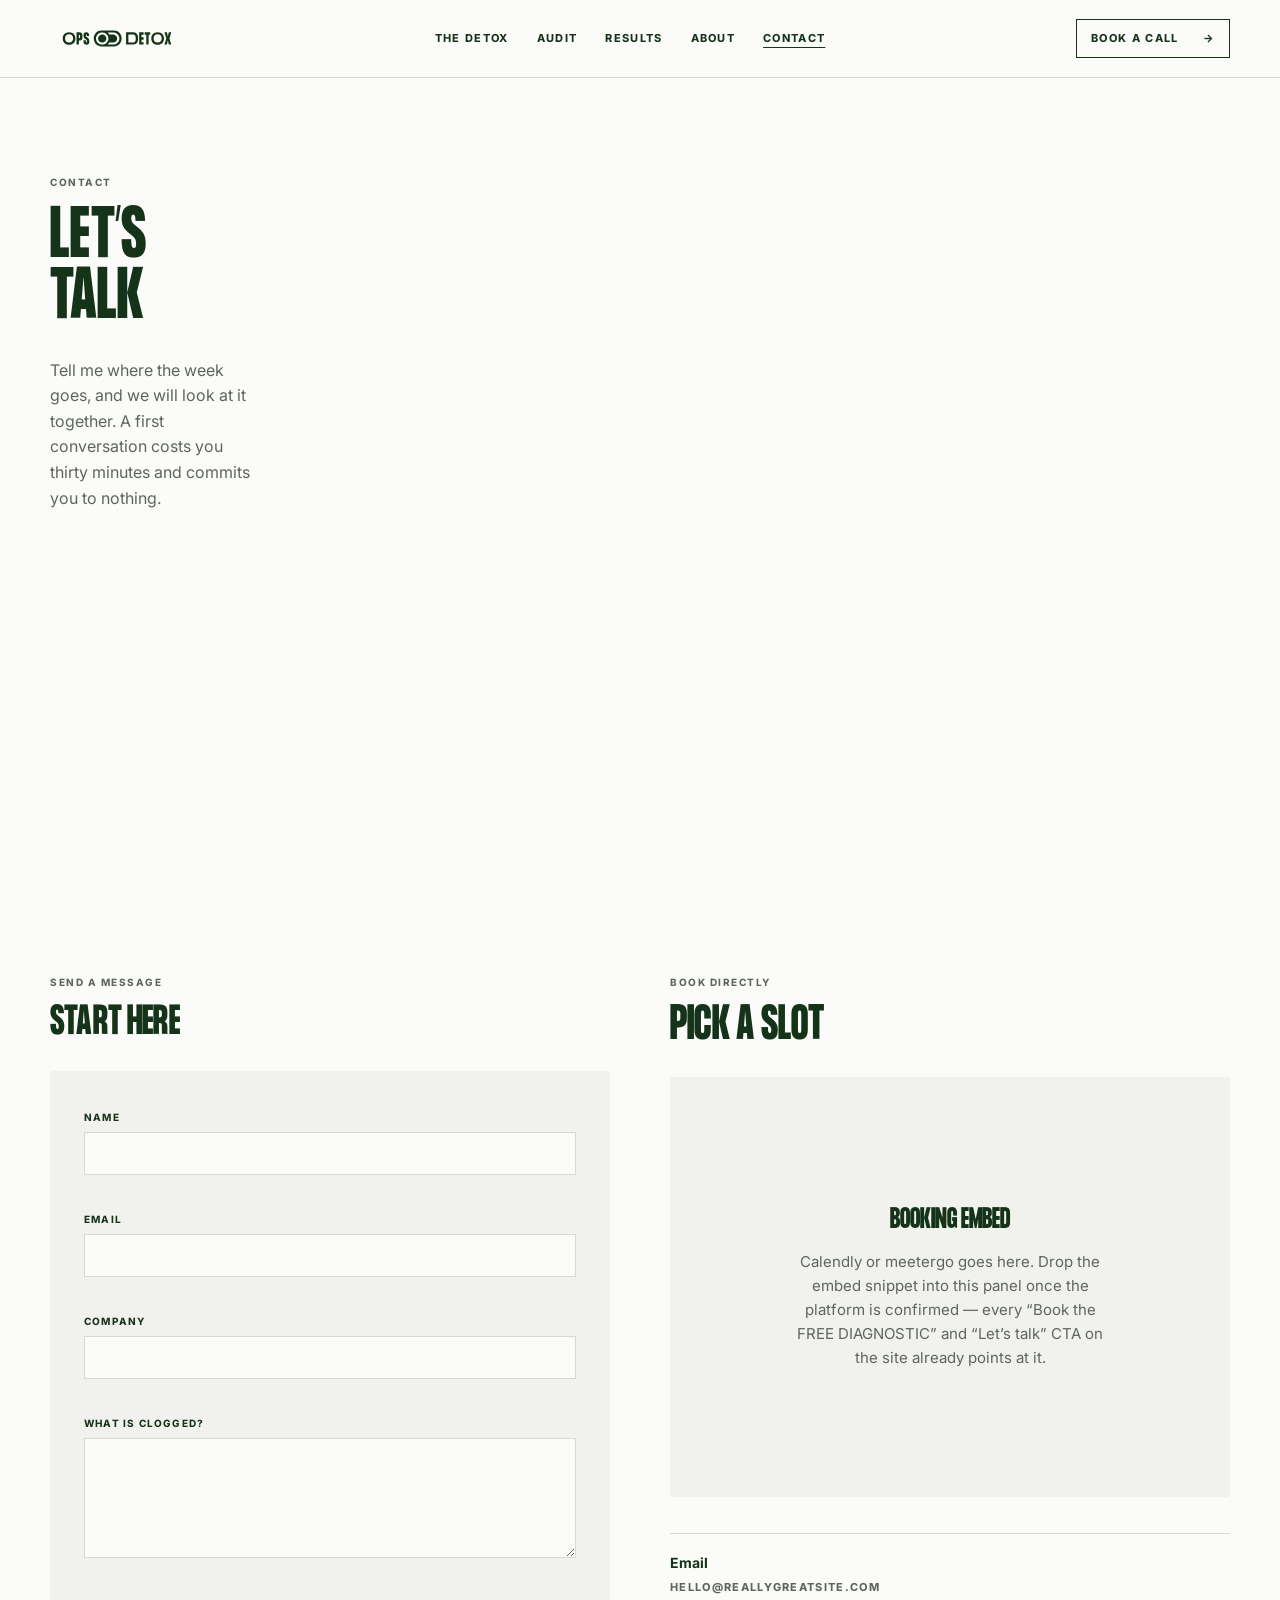
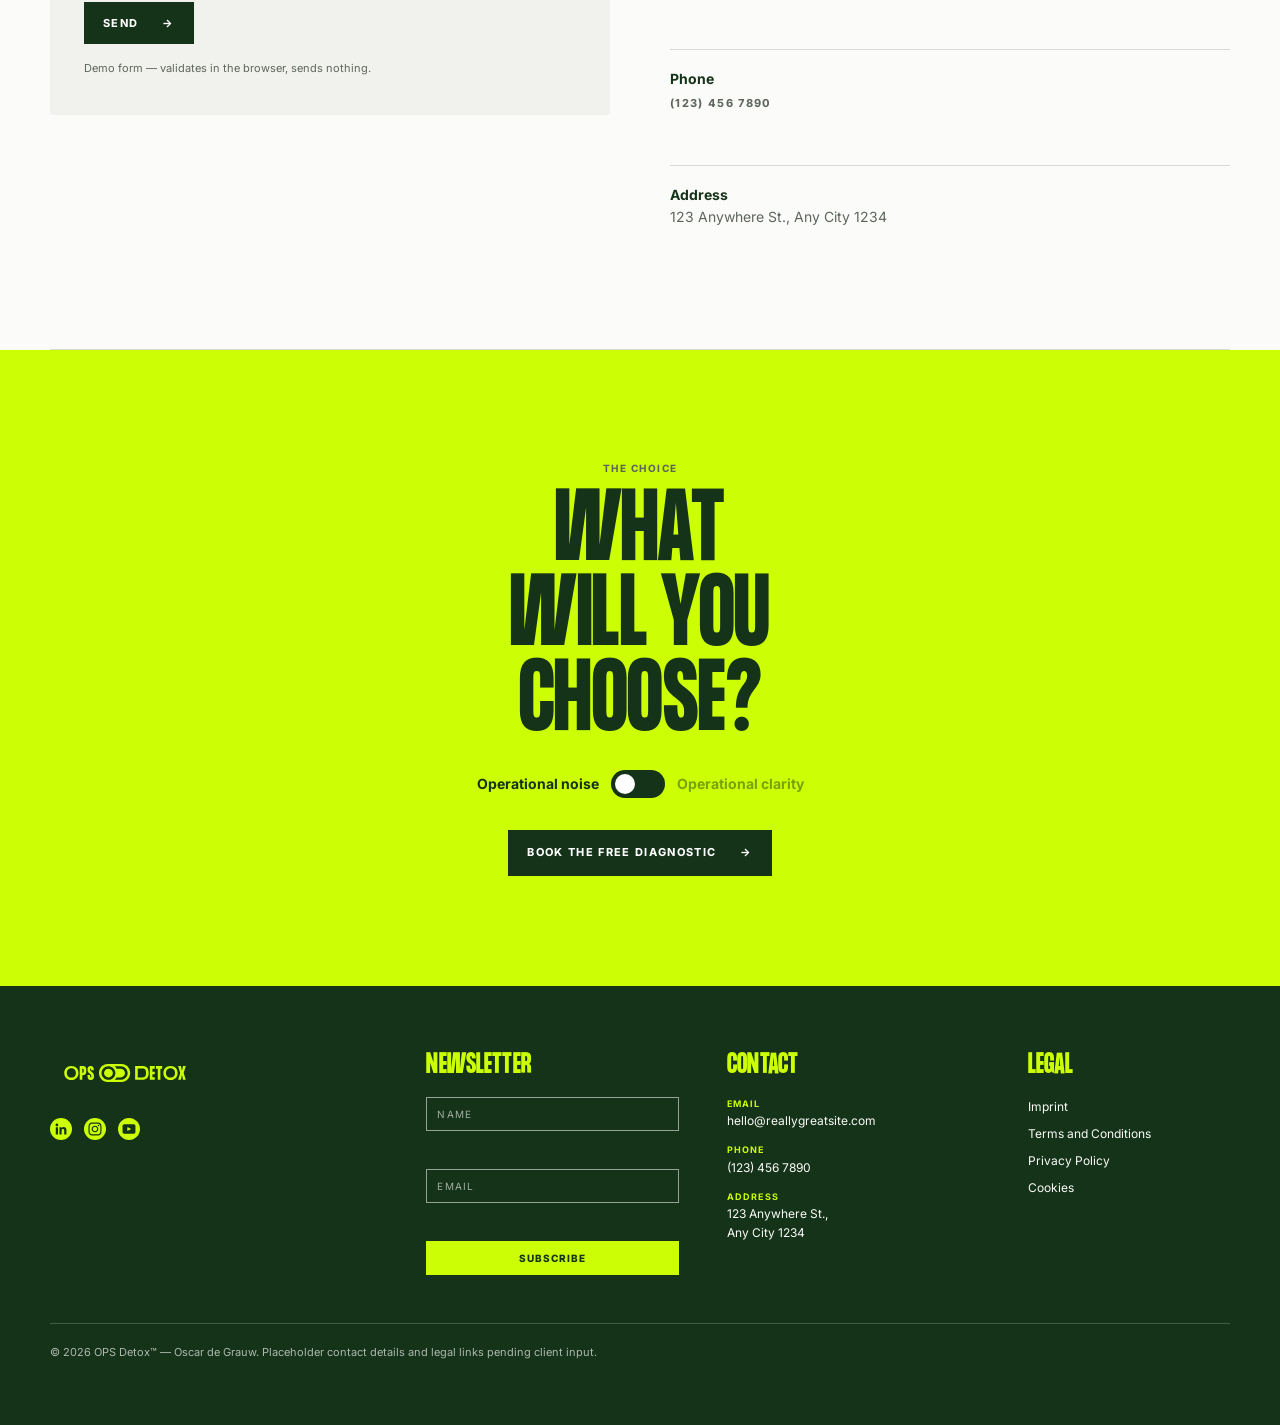
<file: website design/contact.html>
<!doctype html>
<html lang="en">
<head>
  <meta charset="utf-8">
  <meta name="viewport" content="width=device-width, initial-scale=1">
  <meta name="theme-color" content="#fbfbf9">
  <title>Contact — OPS DETOX™</title>
  <meta name="description" content="Book a conversation with Oscar de Grauw, or send a message about your operation.">
  <link rel="icon" href="assets/logo/favicon.png">
  <link rel="stylesheet" href="css/site.css">
</head>
<body>
  <a class="skip-link" href="#main">Skip to content</a>

  <header class="site-header">
    <div class="container header-inner">
      <a class="brand" href="index.html" aria-label="OPS DETOX home">
        <img src="assets/logo/primary-deepgreen.svg" alt="OPS DETOX">
      </a>
      <nav class="site-nav" id="nav" aria-label="Main navigation">
        <a href="detox.html">The DETOX</a>
        <a href="diagnostic.html">Audit</a>
        <a href="index.html#results">Results</a>
        <a href="about.html">About</a>
        <a href="contact.html" aria-current="page">Contact</a>
      </nav>
      <a class="button button--small button--line header-cta" href="#book">Book a call <span>→</span></a>
      <button class="nav-toggle" type="button" aria-expanded="false" aria-controls="nav" aria-label="Open menu"><i></i></button>
    </div>
  </header>

  <main id="main">
    <section class="hero hero--narrow container">
      <div class="hero-copy">
        <span class="eyebrow">Contact</span>
        <h1>Let’s talk</h1>
        <p>Tell me where the week goes, and we will look at it together. A first conversation costs you thirty minutes and commits you to nothing.</p>
      </div>
    </section>

    <section id="book" class="container section-grid section-grid--halves section-rule reveal">
      <div>
        <span class="eyebrow">Send a message</span>
        <h2 class="section-subhead">Start here</h2>

        <form class="form-card" data-demo-form data-success-message="Message received — demo only. Connect a form backend (or the booking tool) to make this live.">
          <div class="field">
            <label for="c-name">Name</label>
            <input id="c-name" type="text" name="name" data-label="Name" required>
            <span class="field-error" aria-live="polite"></span>
          </div>
          <div class="field">
            <label for="c-email">Email</label>
            <input id="c-email" type="email" name="email" data-label="Email" required>
            <span class="field-error" aria-live="polite"></span>
          </div>
          <div class="field">
            <label for="c-company">Company</label>
            <input id="c-company" type="text" name="company" data-label="Company">
            <span class="field-error" aria-live="polite"></span>
          </div>
          <div class="field">
            <label for="c-message">What is clogged?</label>
            <textarea id="c-message" name="message" data-label="Message" required></textarea>
            <span class="field-error" aria-live="polite"></span>
          </div>
          <button class="button" type="submit">Send <span>→</span></button>
          <p class="form-status" role="status"></p>
          <p class="form-note">Demo form — validates in the browser, sends nothing.</p>
        </form>
      </div>

      <div>
        <span class="eyebrow">Book directly</span>
        <h2 class="section-subhead">Pick a slot</h2>

        <div class="form-card" style="display:grid;place-items:center;text-align:center;min-height:420px">
          <div>
            <p style="font:26px var(--display);text-transform:uppercase;margin-bottom:14px">Booking embed</p>
            <p class="body-copy" style="max-width:34ch;margin:auto">Calendly or meetergo goes here. Drop the embed snippet into this panel once the platform is confirmed — every “Book the FREE DIAGNOSTIC” and “Let’s talk” CTA on the site already points at it.</p>
          </div>
        </div>

        <div style="margin-top:36px">
          <p class="values" style="margin-top:0"><strong>Email</strong><br><a class="text-link" style="margin-top:4px" href="mailto:hello@reallygreatsite.com">hello@reallygreatsite.com</a></p>
          <p class="values"><strong>Phone</strong><br><a class="text-link" style="margin-top:4px" href="tel:+1234567890">(123) 456 7890</a></p>
          <p class="values"><strong>Address</strong><br>123 Anywhere St., Any City 1234</p>
        </div>
      </div>
    </section>

    <section class="choice">
      <div class="container">
        <span class="eyebrow">The choice</span>
        <h2>What will you choose?</h2>
        <div class="switch-line">
          <span class="is-on">Operational noise</span>
          <button class="switch" type="button" aria-pressed="false" aria-label="Operational noise or operational clarity"><i></i></button>
          <span>Operational clarity</span>
        </div>
        <div class="actions">
          <a class="button" href="diagnostic.html">Book the FREE DIAGNOSTIC <span>→</span></a>
        </div>
      </div>
    </section>
  </main>

  <footer>
    <div class="container">
      <div class="footer-grid">
        <div>
          <img class="footer-logo" src="assets/logo/primary-detoxgreen.svg" alt="OPS DETOX">
          <div class="footer-social">
            <a href="#" aria-label="LinkedIn"><img src="assets/social/linkedin.svg" alt=""></a>
            <a href="#" aria-label="Instagram"><img src="assets/social/instagram.svg" alt=""></a>
            <a href="#" aria-label="YouTube"><img src="assets/social/youtube.svg" alt=""></a>
          </div>
        </div>

        <form data-demo-form data-success-message="Subscribed — demo only, no email is sent yet.">
          <h2>Newsletter</h2>
          <div class="field">
            <input type="text" name="name" placeholder="NAME" aria-label="Name" data-label="Name" required>
            <span class="field-error" aria-live="polite"></span>
          </div>
          <div class="field">
            <input type="email" name="email" placeholder="EMAIL" aria-label="Email" data-label="Email" required>
            <span class="field-error" aria-live="polite"></span>
          </div>
          <button type="submit">Subscribe</button>
          <p class="footer-status" role="status"></p>
        </form>

        <div>
          <h2>Contact</h2>
          <p><b>EMAIL</b><a href="mailto:hello@reallygreatsite.com">hello@reallygreatsite.com</a></p>
          <p><b>PHONE</b><a href="tel:+1234567890">(123) 456 7890</a></p>
          <p><b>ADDRESS</b>123 Anywhere St.,<br>Any City 1234</p>
        </div>

        <div>
          <h2>Legal</h2>
          <a href="#">Imprint</a>
          <a href="#">Terms and Conditions</a>
          <a href="#">Privacy Policy</a>
          <a href="#">Cookies</a>
        </div>
      </div>
      <p class="footer-legal">© 2026 OPS Detox™ — Oscar de Grauw. Placeholder contact details and legal links pending client input.</p>
    </div>
  </footer>

  <script src="js/site.js"></script>
</body>
</html>
</file>
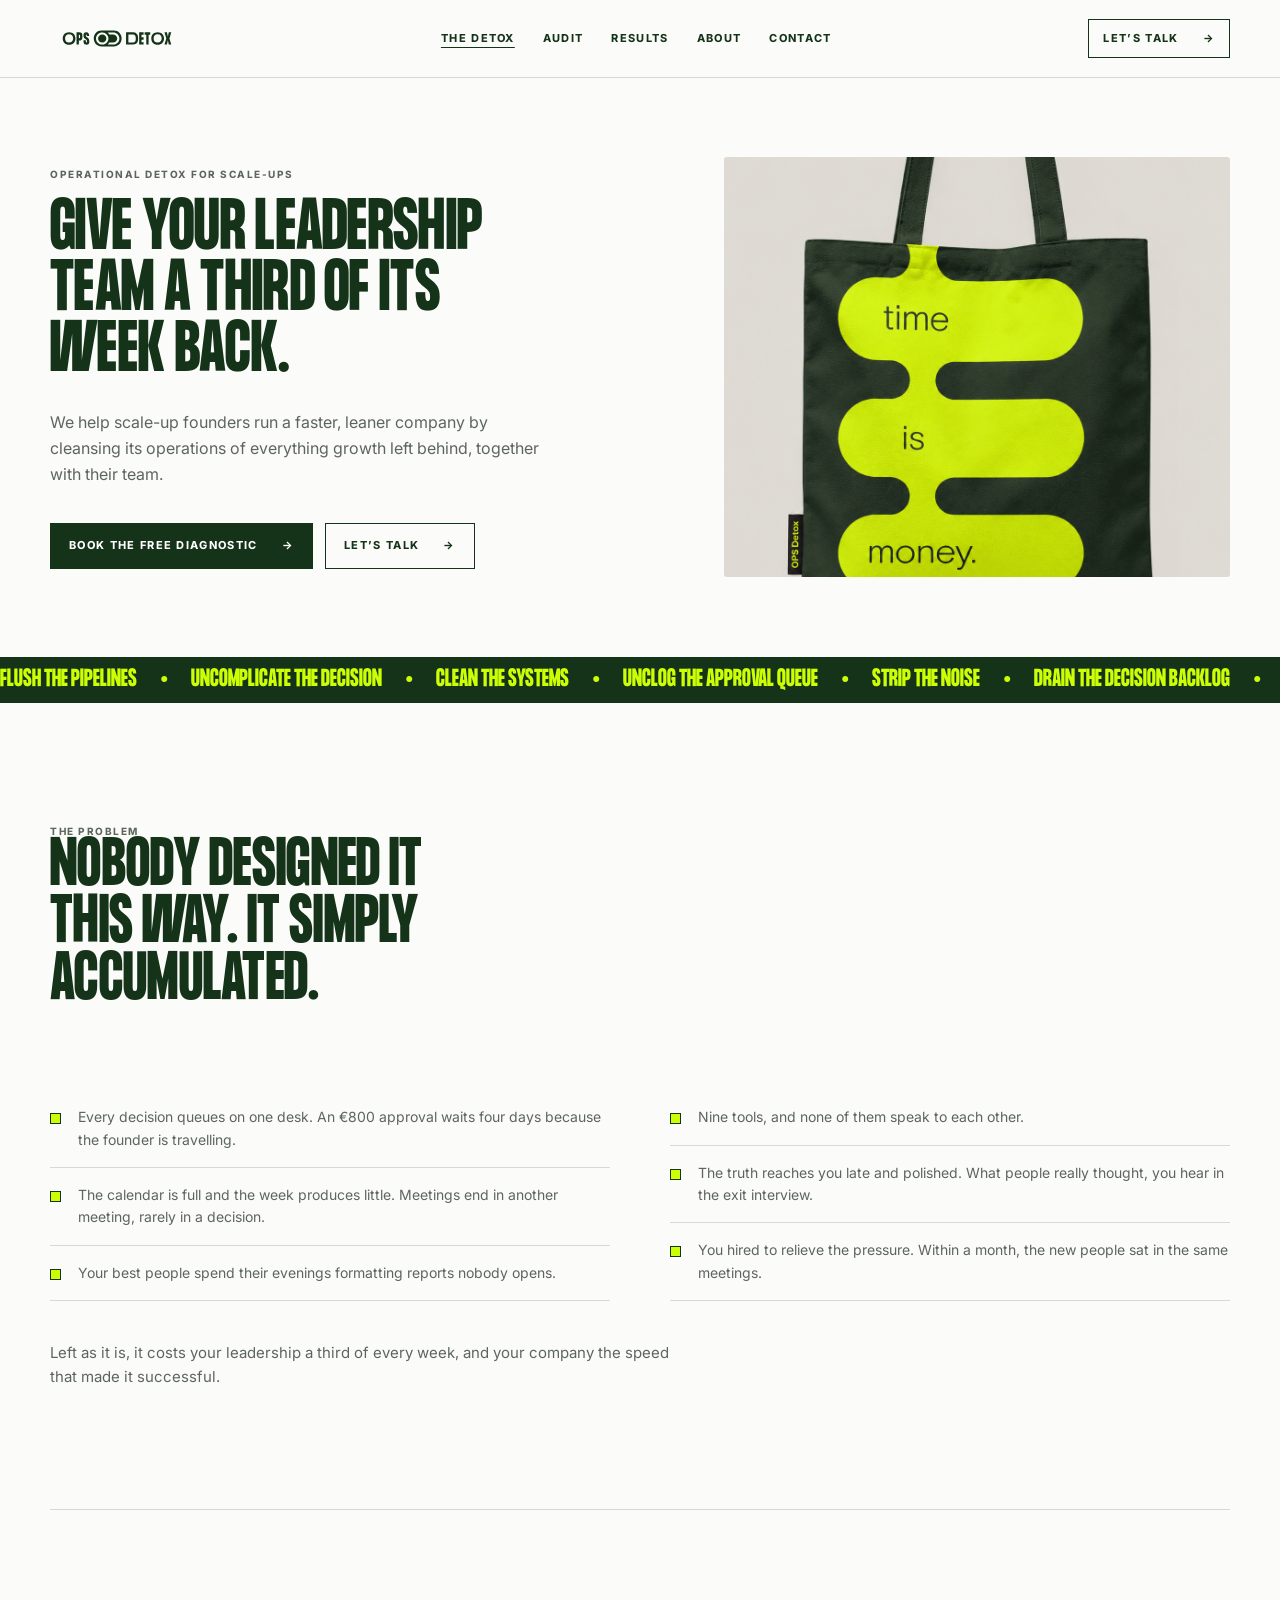
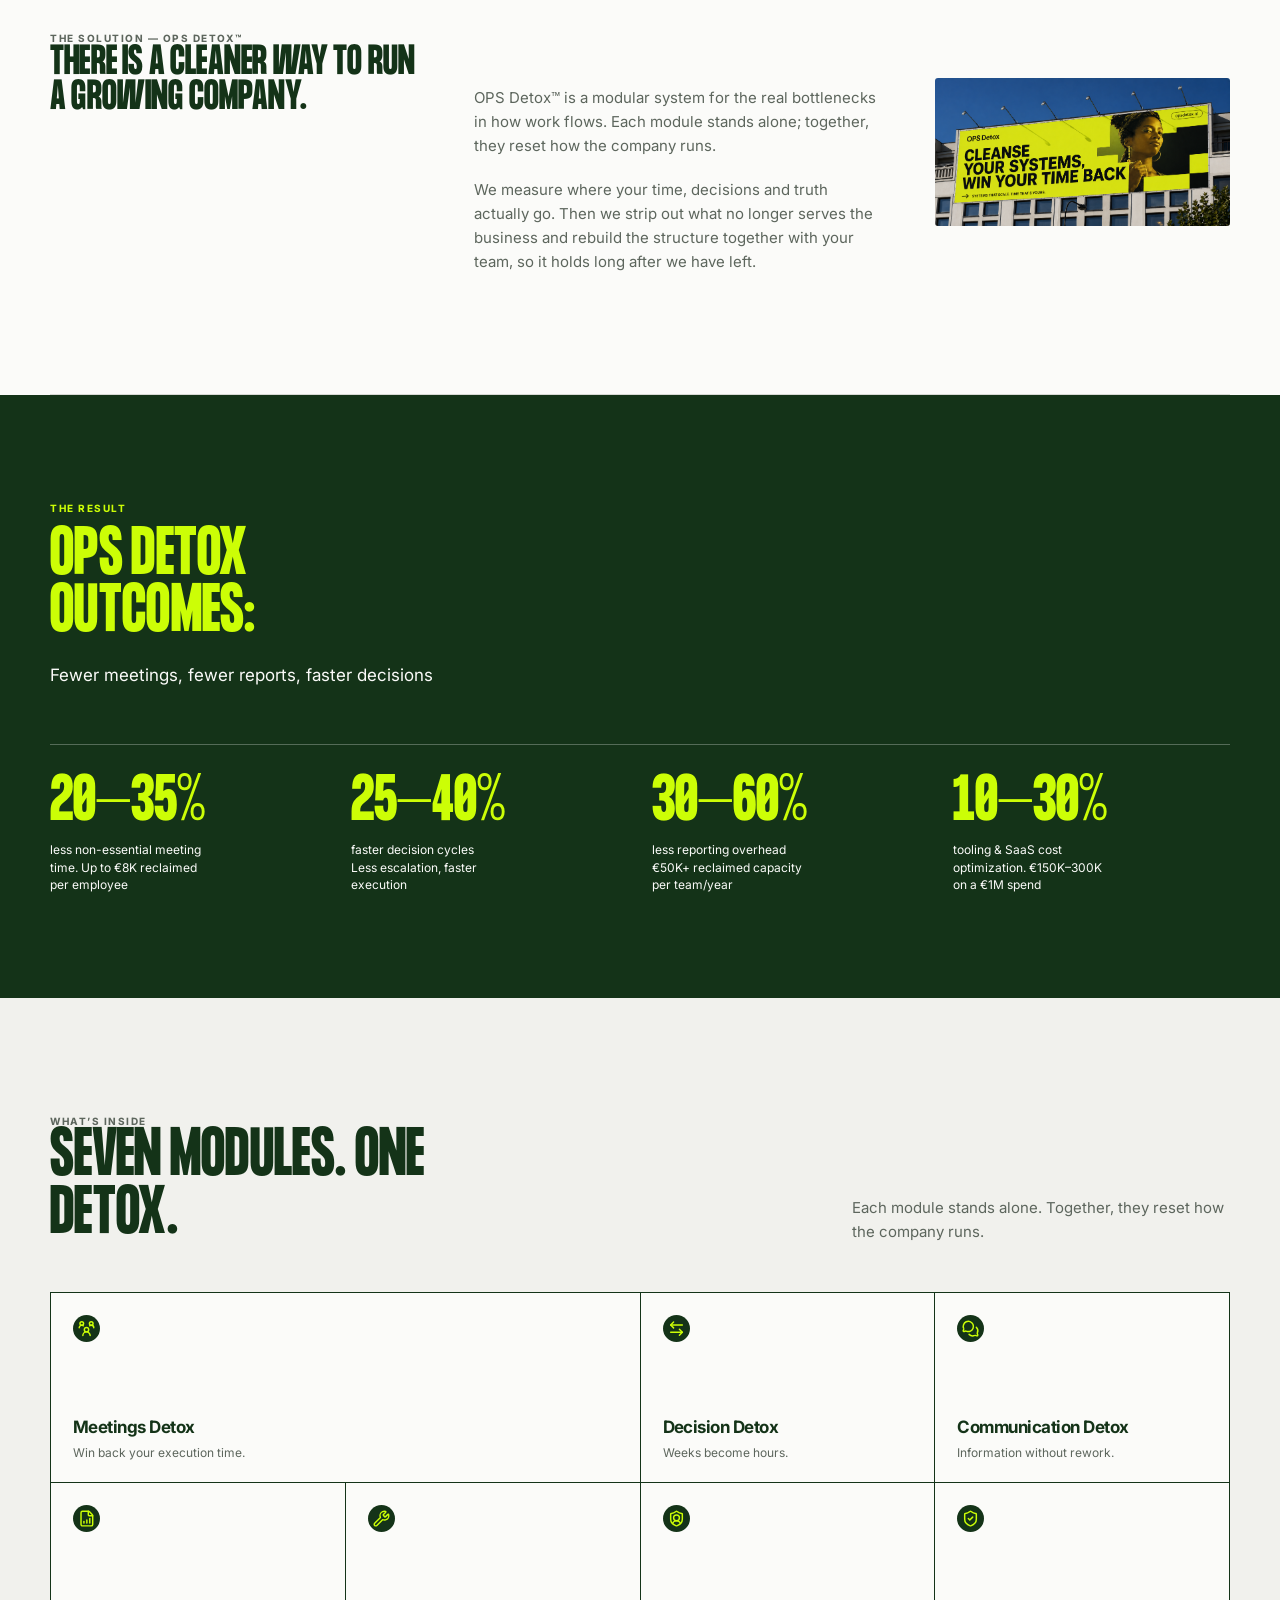
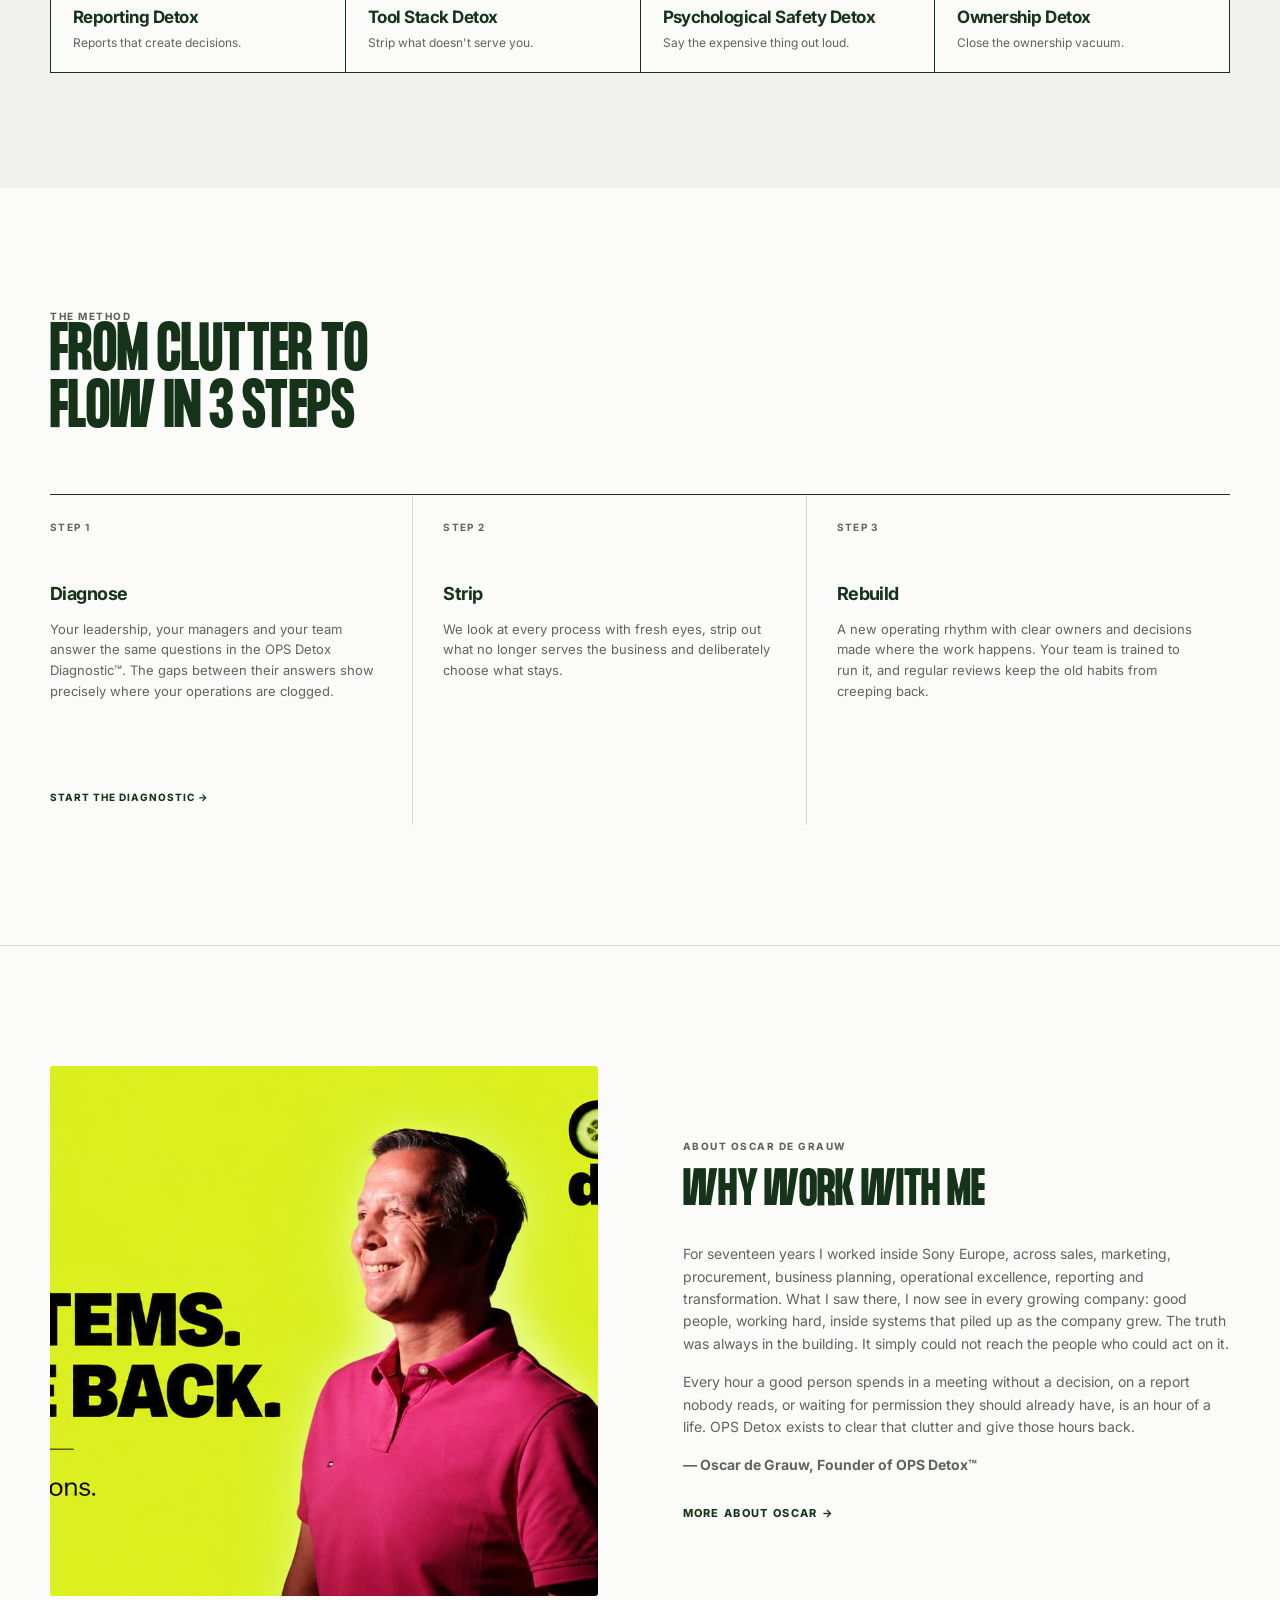
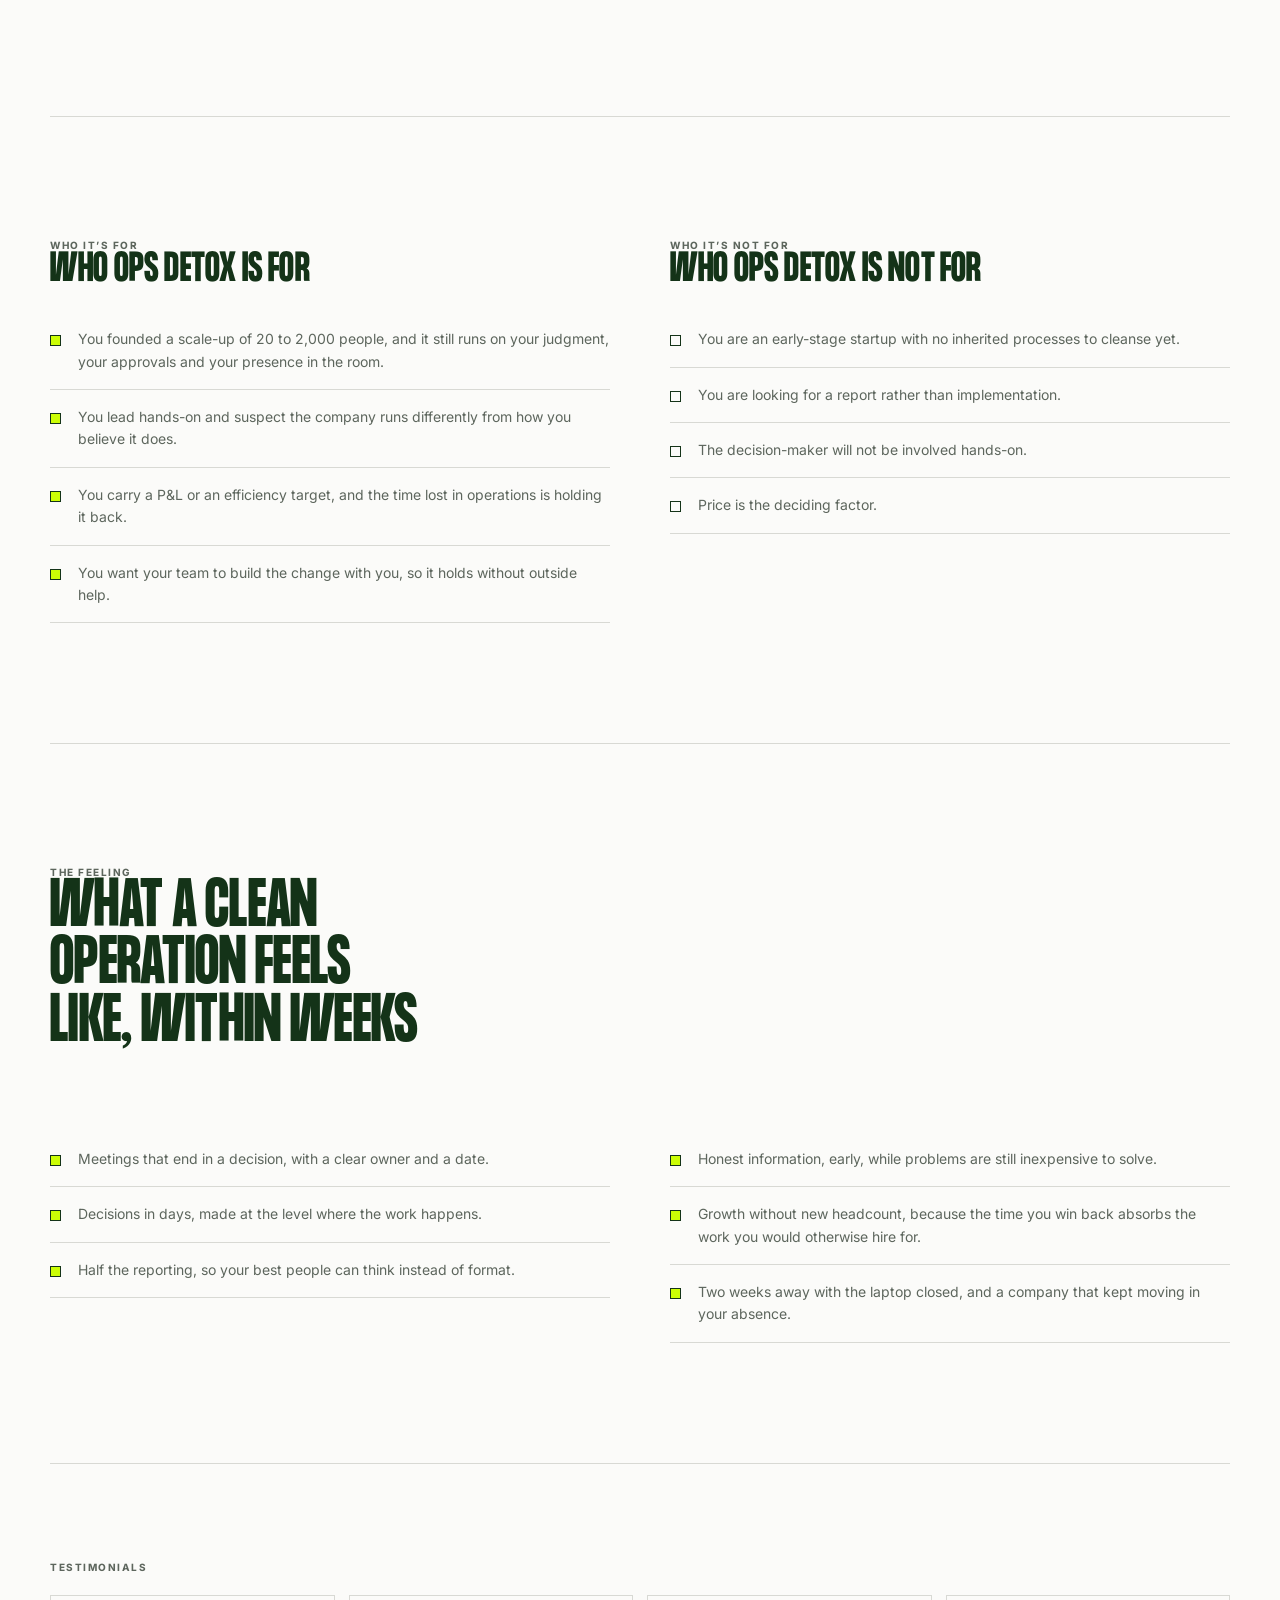
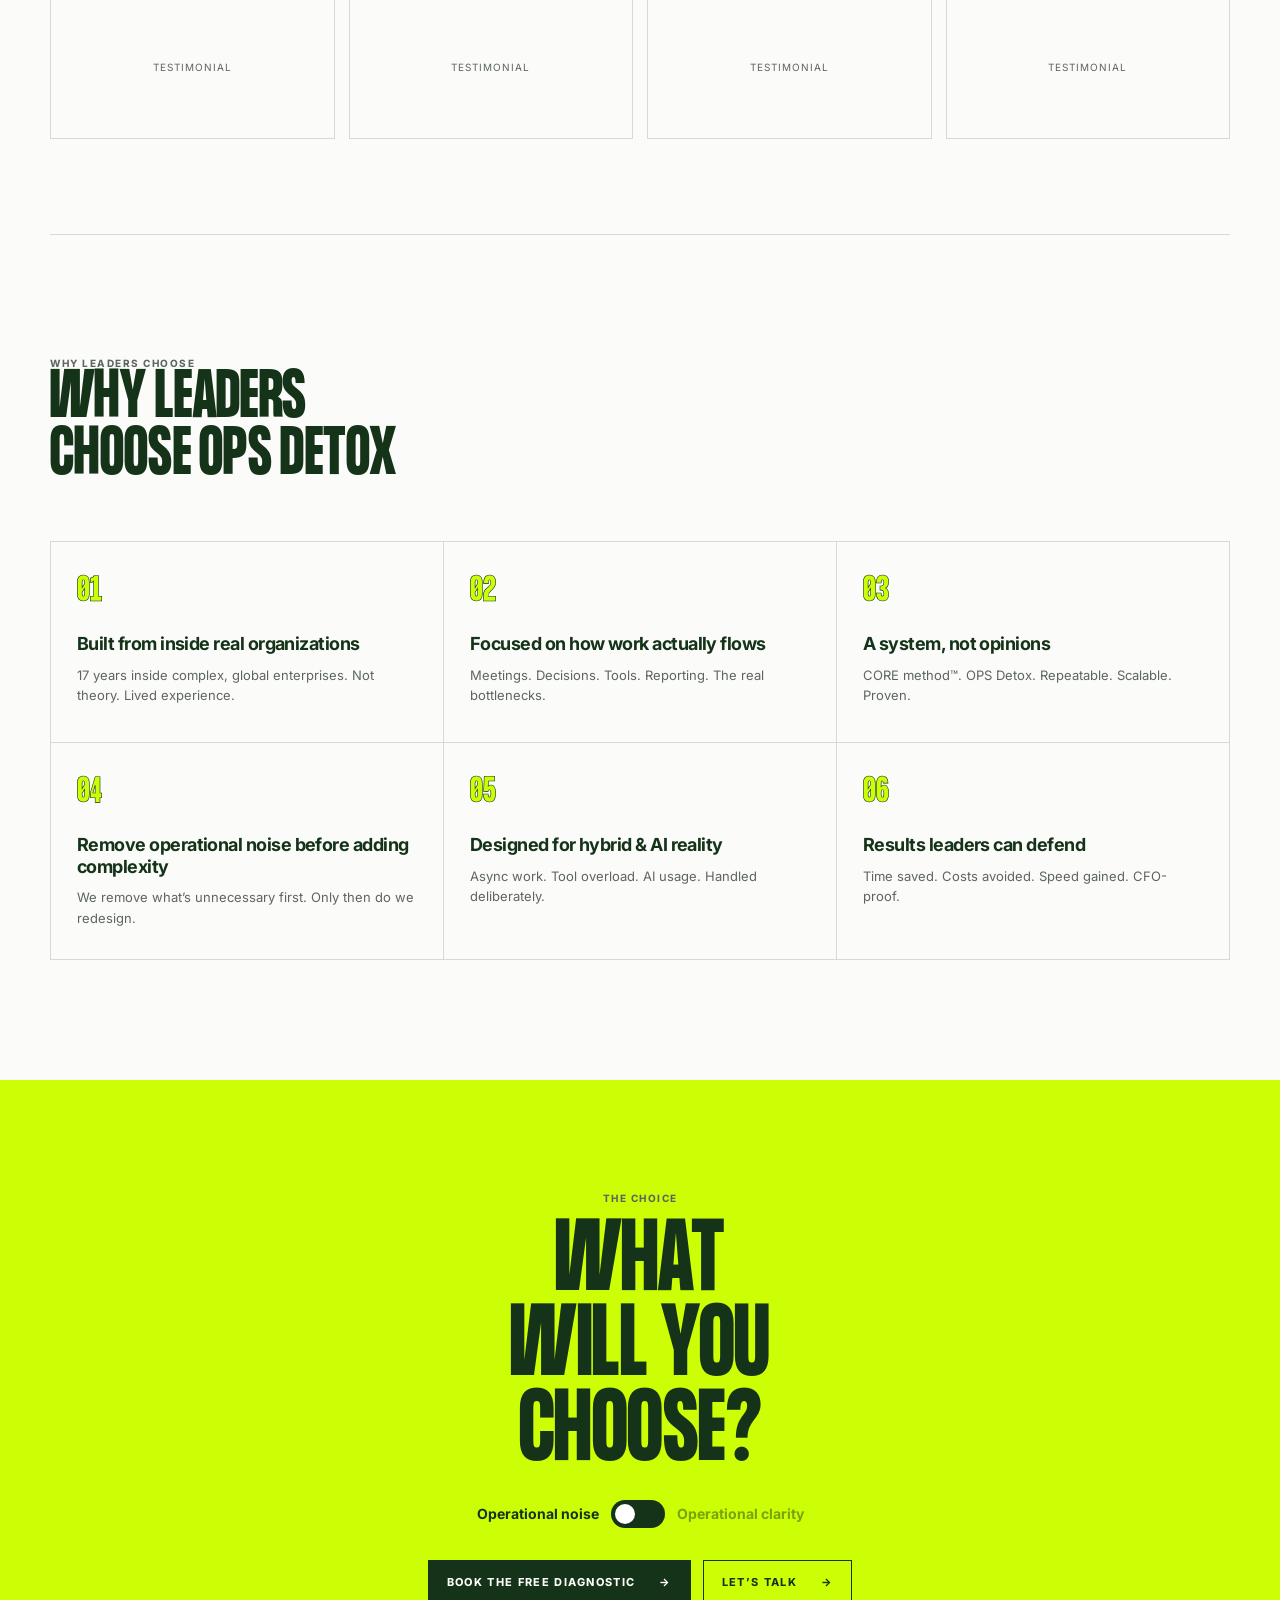
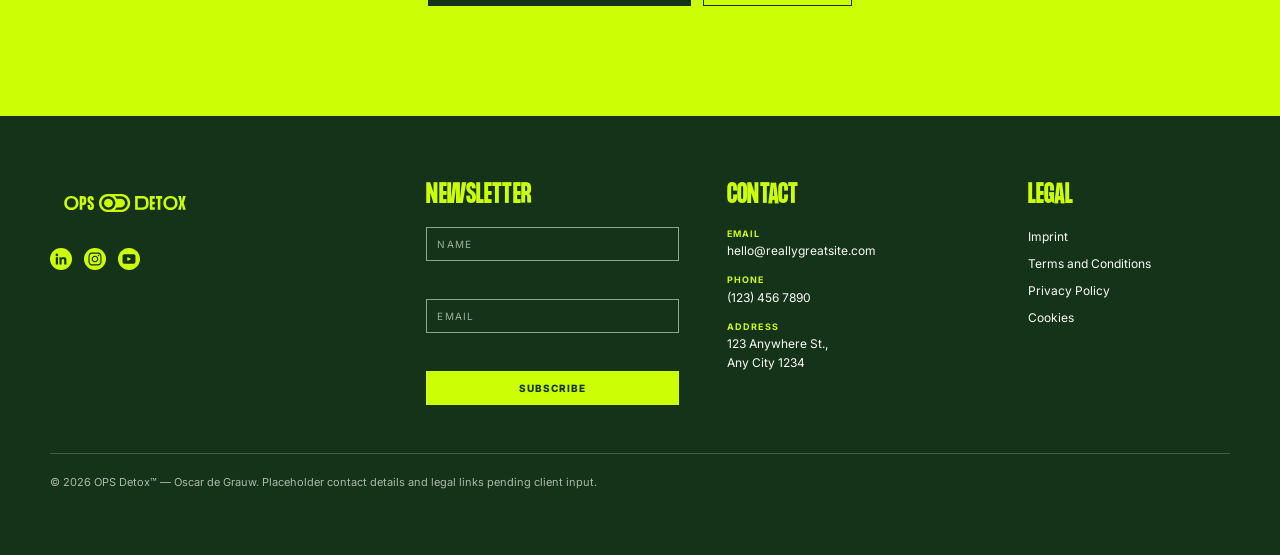
<file: website design/detox.html>
<!doctype html>
<html lang="en">
<head>
  <meta charset="utf-8">
  <meta name="viewport" content="width=device-width, initial-scale=1">
  <meta name="theme-color" content="#fbfbf9">
  <title>The DETOX — OPS DETOX™</title>
  <meta name="description" content="OPS Detox™ is a modular system for the real bottlenecks in how work flows. Diagnose, strip, rebuild — together with your team.">
  <link rel="icon" href="assets/logo/favicon.png">
  <link rel="stylesheet" href="css/site.css">
</head>
<body>
  <a class="skip-link" href="#main">Skip to content</a>

  <header class="site-header">
    <div class="container header-inner">
      <a class="brand" href="index.html" aria-label="OPS DETOX home">
        <img src="assets/logo/primary-deepgreen.svg" alt="OPS DETOX">
      </a>
      <nav class="site-nav" id="nav" aria-label="Main navigation">
        <a href="detox.html" aria-current="page">The DETOX</a>
        <a href="diagnostic.html">Audit</a>
        <a href="index.html#results">Results</a>
        <a href="about.html">About</a>
        <a href="contact.html">Contact</a>
      </nav>
      <a class="button button--small button--line header-cta" href="contact.html">Let’s talk <span>→</span></a>
      <button class="nav-toggle" type="button" aria-expanded="false" aria-controls="nav" aria-label="Open menu"><i></i></button>
    </div>
  </header>

  <main id="main">
    <section class="hero hero--page container">
      <div class="hero-copy">
        <span class="eyebrow">Operational detox for scale-ups</span>
        <h1>Give your leadership team a third of its week back.</h1>
        <p>We help scale-up founders run a faster, leaner company by cleansing its operations of everything growth left behind, together with their team.</p>
        <div class="actions">
          <a class="button" href="diagnostic.html">Book the FREE DIAGNOSTIC <span>→</span></a>
          <a class="button button--line" href="contact.html">Let’s talk <span>→</span></a>
        </div>
      </div>
      <figure class="hero-image">
        <img src="assets/img/time-is-money.png" alt="OPS Detox campaign artwork">
      </figure>
    </section>

    <div class="ticker" aria-label="OPS Detox principles">
      <div>Flush the pipelines <span>•</span> UNCOMPLICATE the decision <span>•</span> CLEAN THE SYSTEMS <span>•</span> Unclog the approval queue <span>•</span> Strip the NOISE <span>•</span> Drain the decision backlog <span>•</span></div>
    </div>

    <section class="container section-pad section-rule reveal">
      <div class="section-heading">
        <div><span class="eyebrow">The problem</span><h2>Nobody designed it this way. It simply accumulated.</h2></div>
      </div>
      <div class="split-lists" style="padding:0">
        <ul class="marked-list">
          <li>Every decision queues on one desk. An €800 approval waits four days because the founder is travelling.</li>
          <li>The calendar is full and the week produces little. Meetings end in another meeting, rarely in a decision.</li>
          <li>Your best people spend their evenings formatting reports nobody opens.</li>
        </ul>
        <ul class="marked-list">
          <li>Nine tools, and none of them speak to each other.</li>
          <li>The truth reaches you late and polished. What people really thought, you hear in the exit interview.</li>
          <li>You hired to relieve the pressure. Within a month, the new people sat in the same meetings.</li>
        </ul>
      </div>
      <p class="body-copy" style="margin-top:40px;max-width:70ch">Left as it is, it costs your leadership a third of every week, and your company the speed that made it successful.</p>
    </section>

    <section class="container section-grid section-rule reveal">
      <div>
        <span class="eyebrow">The solution — OPS Detox™</span>
        <h2>There is a cleaner way to run a growing company.</h2>
      </div>
      <div class="body-copy" style="padding-top:56px">
        <p>OPS Detox™ is a modular system for the real bottlenecks in how work flows. Each module stands alone; together, they reset how the company runs.</p>
        <p>We measure where your time, decisions and truth actually go. Then we strip out what no longer serves the business and rebuild the structure together with your team, so it holds long after we have left.</p>
      </div>
      <figure class="artwork"><img src="assets/img/poster.png" alt="OPS Detox campaign artwork"></figure>
    </section>

    <section class="outcomes">
      <div class="container reveal">
        <span class="eyebrow">The result</span>
        <h2>OPS DETOX OUTCOMES:</h2>
        <p class="outcome-intro">Fewer meetings, fewer reports, faster decisions</p>
        <div class="stat-grid">
          <article><strong>20–35%</strong><p>less non-essential meeting time. Up to €8K reclaimed per employee</p></article>
          <article><strong>25–40%</strong><p>faster decision cycles<br>Less escalation, faster execution</p></article>
          <article><strong>30–60%</strong><p>less reporting overhead<br>€50K+ reclaimed capacity per team/year</p></article>
          <article><strong>10–30%</strong><p>tooling &amp; SaaS cost optimization. €150K–300K on a €1M spend</p></article>
        </div>
      </div>
    </section>

    <section id="modules" class="system">
      <div class="container reveal">
        <div class="system-intro">
          <div><span class="eyebrow">What’s inside</span><h2>Seven modules. One detox.</h2></div>
          <p>Each module stands alone. Together, they reset how the company runs.</p>
        </div>

        <div class="module-grid">
          <button class="module" type="button" data-title="Meetings Detox" data-sub="Win back your execution time.">
            <img src="assets/icons/meetings.svg" alt=""><h3>Meetings Detox</h3><p>Win back your execution time.</p>
          </button>
          <button class="module" type="button" data-title="Decision Detox" data-sub="Weeks become hours.">
            <img src="assets/icons/decision.svg" alt=""><h3>Decision Detox</h3><p>Weeks become hours.</p>
          </button>
          <button class="module" type="button" data-title="Communication Detox" data-sub="Information without rework.">
            <img src="assets/icons/communication.svg" alt=""><h3>Communication Detox</h3><p>Information without rework.</p>
          </button>
          <button class="module" type="button" data-title="Reporting Detox" data-sub="Reports that create decisions.">
            <img src="assets/icons/reporting.svg" alt=""><h3>Reporting Detox</h3><p>Reports that create decisions.</p>
          </button>
          <button class="module" type="button" data-title="Tool Stack Detox" data-sub="Strip what doesn't serve you.">
            <img src="assets/icons/tool-stack.svg" alt=""><h3>Tool Stack Detox</h3><p>Strip what doesn't serve you.</p>
          </button>
          <button class="module" type="button" data-title="Psychological Safety Detox" data-sub="Say the expensive thing out loud.">
            <img src="assets/icons/psychological-safety.svg" alt=""><h3>Psychological Safety Detox</h3><p>Say the expensive thing out loud.</p>
          </button>
          <button class="module" type="button" data-title="Ownership Detox" data-sub="Close the ownership vacuum.">
            <img src="assets/icons/ownership.svg" alt=""><h3>Ownership Detox</h3><p>Close the ownership vacuum.</p>
          </button>
        </div>
      </div>
    </section>

    <section class="section-pad section-rule reveal">
      <div class="container">
        <div class="section-heading">
          <div><span class="eyebrow">The method</span><h2>From clutter to flow in 3 steps</h2></div>
        </div>
        <div class="process-grid">
          <article>
            <span>Step 1</span>
            <h3>Diagnose</h3>
            <p>Your leadership, your managers and your team answer the same questions in the OPS Detox Diagnostic™. The gaps between their answers show precisely where your operations are clogged.</p>
            <a href="diagnostic.html">Start the diagnostic →</a>
          </article>
          <article>
            <span>Step 2</span>
            <h3>Strip</h3>
            <p>We look at every process with fresh eyes, strip out what no longer serves the business and deliberately choose what stays.</p>
          </article>
          <article>
            <span>Step 3</span>
            <h3>Rebuild</h3>
            <p>A new operating rhythm with clear owners and decisions made where the work happens. Your team is trained to run it, and regular reviews keep the old habits from creeping back.</p>
          </article>
        </div>
      </div>
    </section>

    <section class="about container section-grid section-rule reveal">
      <figure><img src="assets/img/portrait.png" alt="Oscar de Grauw"></figure>
      <div class="about-copy">
        <span class="eyebrow">About Oscar de Grauw</span>
        <h2>Why work with me</h2>
        <p>For seventeen years I worked inside Sony Europe, across sales, marketing, procurement, business planning, operational excellence, reporting and transformation. What I saw there, I now see in every growing company: good people, working hard, inside systems that piled up as the company grew. The truth was always in the building. It simply could not reach the people who could act on it.</p>
        <p>Every hour a good person spends in a meeting without a decision, on a report nobody reads, or waiting for permission they should already have, is an hour of a life. OPS Detox exists to clear that clutter and give those hours back.</p>
        <p class="signature">— Oscar de Grauw, Founder of OPS Detox™</p>
        <a class="text-link" href="about.html">More about Oscar →</a>
      </div>
    </section>

    <section class="container split-lists section-rule reveal">
      <div>
        <span class="eyebrow">Who it’s for</span>
        <h2>Who OPS Detox is for</h2>
        <ul class="marked-list">
          <li>You founded a scale-up of 20 to 2,000 people, and it still runs on your judgment, your approvals and your presence in the room.</li>
          <li>You lead hands-on and suspect the company runs differently from how you believe it does.</li>
          <li>You carry a P&amp;L or an efficiency target, and the time lost in operations is holding it back.</li>
          <li>You want your team to build the change with you, so it holds without outside help.</li>
        </ul>
      </div>
      <div>
        <span class="eyebrow">Who it’s not for</span>
        <h2>Who OPS Detox is not for</h2>
        <ul class="marked-list marked-list--plain">
          <li>You are an early-stage startup with no inherited processes to cleanse yet.</li>
          <li>You are looking for a report rather than implementation.</li>
          <li>The decision-maker will not be involved hands-on.</li>
          <li>Price is the deciding factor.</li>
        </ul>
      </div>
    </section>

    <section class="container section-pad section-rule reveal">
      <div class="section-heading">
        <div><span class="eyebrow">The feeling</span><h2>What a clean operation feels like, within weeks</h2></div>
      </div>
      <div class="split-lists" style="padding:0">
        <ul class="marked-list">
          <li>Meetings that end in a decision, with a clear owner and a date.</li>
          <li>Decisions in days, made at the level where the work happens.</li>
          <li>Half the reporting, so your best people can think instead of format.</li>
        </ul>
        <ul class="marked-list">
          <li>Honest information, early, while problems are still inexpensive to solve.</li>
          <li>Growth without new headcount, because the time you win back absorbs the work you would otherwise hire for.</li>
          <li>Two weeks away with the laptop closed, and a company that kept moving in your absence.</li>
        </ul>
      </div>
    </section>

    <section class="testimonials container section-rule reveal">
      <span class="eyebrow">Testimonials</span>
      <div class="testimonial-grid">
        <article>Testimonial</article>
        <article>Testimonial</article>
        <article>Testimonial</article>
        <article>Testimonial</article>
      </div>
    </section>

    <section class="container section-pad reveal">
      <div class="section-heading">
        <div><span class="eyebrow">Why leaders choose</span><h2>Why leaders choose OPS Detox</h2></div>
      </div>
      <div class="reason-grid">
        <article>
          <span>01</span>
          <h3>Built from inside real organizations</h3>
          <p>17 years inside complex, global enterprises. Not theory. Lived experience.</p>
        </article>
        <article>
          <span>02</span>
          <h3>Focused on how work actually flows</h3>
          <p>Meetings. Decisions. Tools. Reporting. The real bottlenecks.</p>
        </article>
        <article>
          <span>03</span>
          <h3>A system, not opinions</h3>
          <p>CORE method™. OPS Detox. Repeatable. Scalable. Proven.</p>
        </article>
        <article>
          <span>04</span>
          <h3>Remove operational noise before adding complexity</h3>
          <p>We remove what’s unnecessary first. Only then do we redesign.</p>
        </article>
        <article>
          <span>05</span>
          <h3>Designed for hybrid &amp; AI reality</h3>
          <p>Async work. Tool overload. AI usage. Handled deliberately.</p>
        </article>
        <article>
          <span>06</span>
          <h3>Results leaders can defend</h3>
          <p>Time saved. Costs avoided. Speed gained. CFO-proof.</p>
        </article>
      </div>
    </section>

    <section class="choice">
      <div class="container">
        <span class="eyebrow">The choice</span>
        <h2>What will you choose?</h2>
        <div class="switch-line">
          <span class="is-on">Operational noise</span>
          <button class="switch" type="button" aria-pressed="false" aria-label="Operational noise or operational clarity"><i></i></button>
          <span>Operational clarity</span>
        </div>
        <div class="actions">
          <a class="button" href="diagnostic.html">Book the FREE DIAGNOSTIC <span>→</span></a>
          <a class="button button--line" href="contact.html">Let’s talk <span>→</span></a>
        </div>
      </div>
    </section>
  </main>

  <div class="modal" id="modal" role="dialog" aria-modal="true" aria-labelledby="modal-title">
    <div class="modal-card">
      <button class="modal-close" type="button" aria-label="Close">✕</button>
      <img class="modal-icon" src="assets/icons/meetings.svg" alt="">
      <h2 class="modal-title" id="modal-title">Module</h2>
      <p class="modal-sub">Tagline</p>
      <p class="modal-note">Module detail copy still to come from the client’s current website. This popup is wired and ready for it.</p>
    </div>
  </div>

  <footer>
    <div class="container">
      <div class="footer-grid">
        <div>
          <img class="footer-logo" src="assets/logo/primary-detoxgreen.svg" alt="OPS DETOX">
          <div class="footer-social">
            <a href="#" aria-label="LinkedIn"><img src="assets/social/linkedin.svg" alt=""></a>
            <a href="#" aria-label="Instagram"><img src="assets/social/instagram.svg" alt=""></a>
            <a href="#" aria-label="YouTube"><img src="assets/social/youtube.svg" alt=""></a>
          </div>
        </div>

        <form data-demo-form data-success-message="Subscribed — demo only, no email is sent yet.">
          <h2>Newsletter</h2>
          <div class="field">
            <input type="text" name="name" placeholder="NAME" aria-label="Name" data-label="Name" required>
            <span class="field-error" aria-live="polite"></span>
          </div>
          <div class="field">
            <input type="email" name="email" placeholder="EMAIL" aria-label="Email" data-label="Email" required>
            <span class="field-error" aria-live="polite"></span>
          </div>
          <button type="submit">Subscribe</button>
          <p class="footer-status" role="status"></p>
        </form>

        <div>
          <h2>Contact</h2>
          <p><b>EMAIL</b><a href="mailto:hello@reallygreatsite.com">hello@reallygreatsite.com</a></p>
          <p><b>PHONE</b><a href="tel:+1234567890">(123) 456 7890</a></p>
          <p><b>ADDRESS</b>123 Anywhere St.,<br>Any City 1234</p>
        </div>

        <div>
          <h2>Legal</h2>
          <a href="#">Imprint</a>
          <a href="#">Terms and Conditions</a>
          <a href="#">Privacy Policy</a>
          <a href="#">Cookies</a>
        </div>
      </div>
      <p class="footer-legal">© 2026 OPS Detox™ — Oscar de Grauw. Placeholder contact details and legal links pending client input.</p>
    </div>
  </footer>

  <script src="js/site.js"></script>
</body>
</html>
</file>
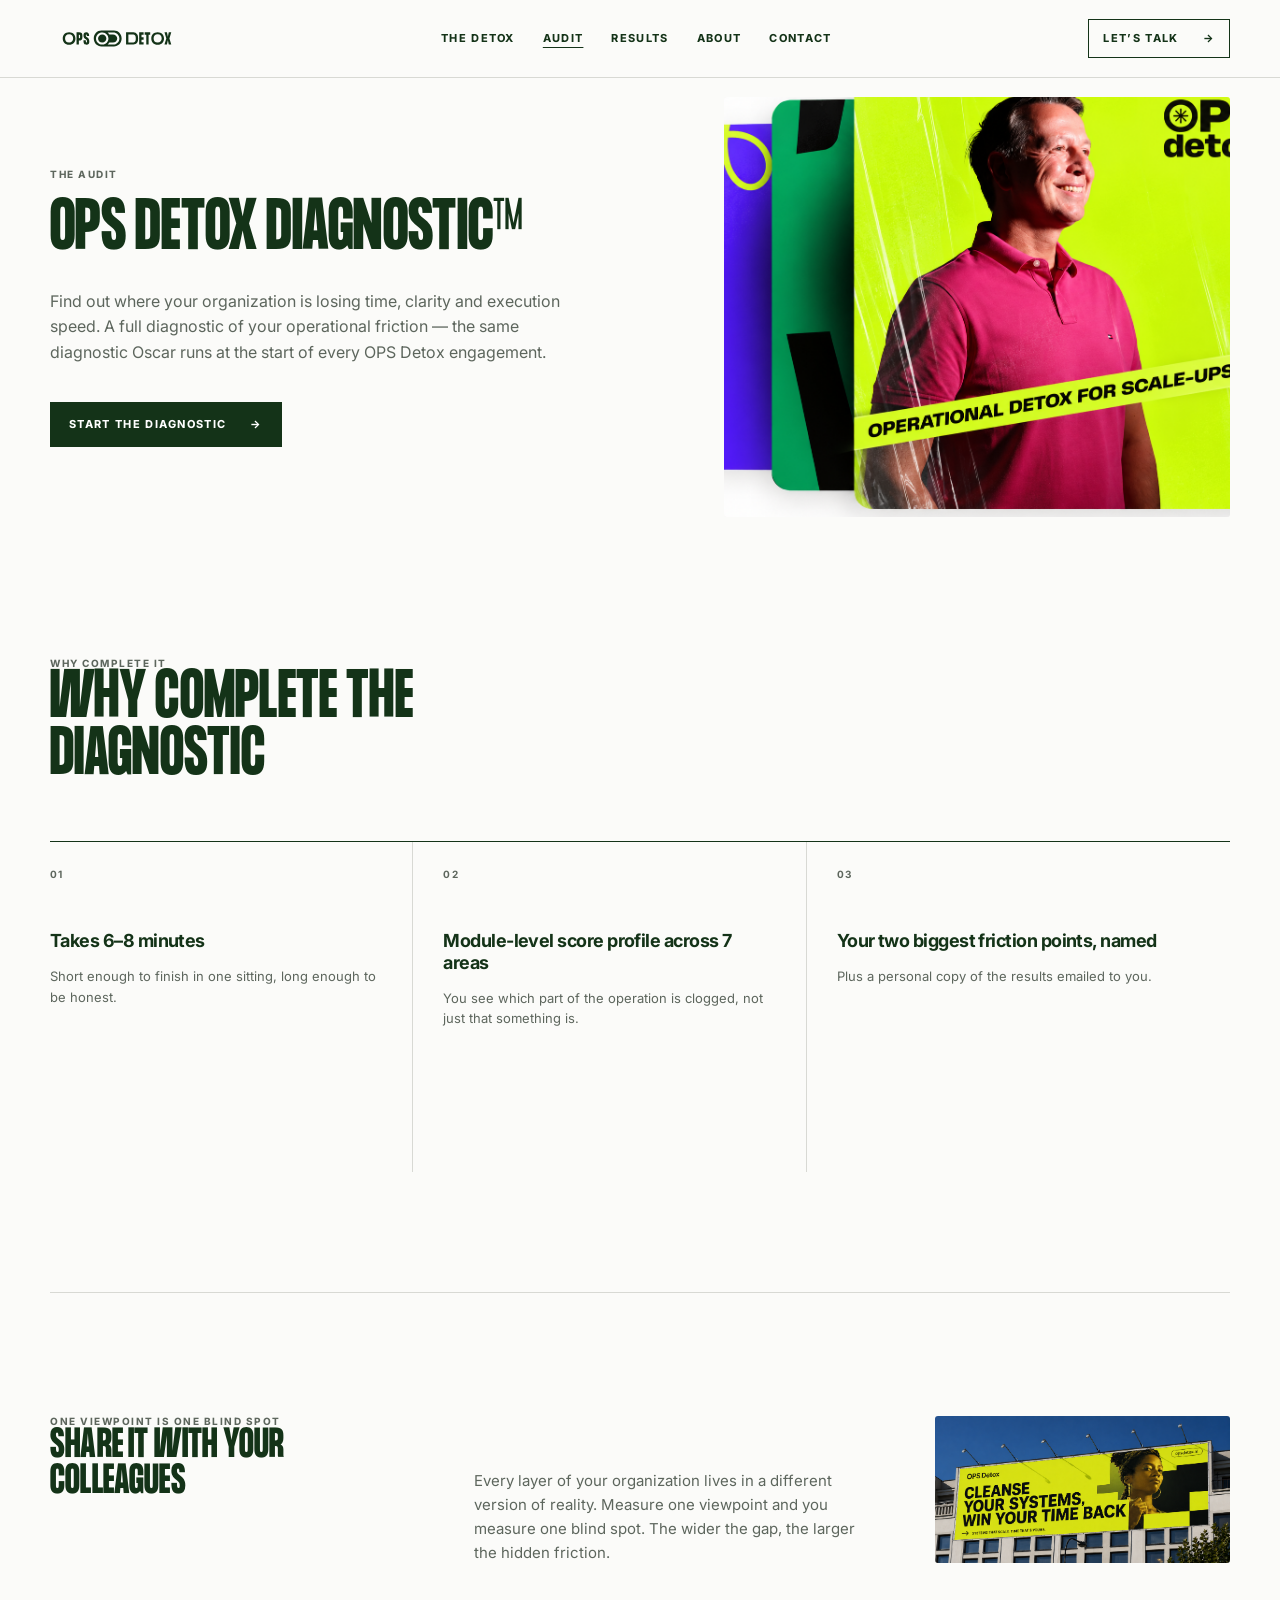
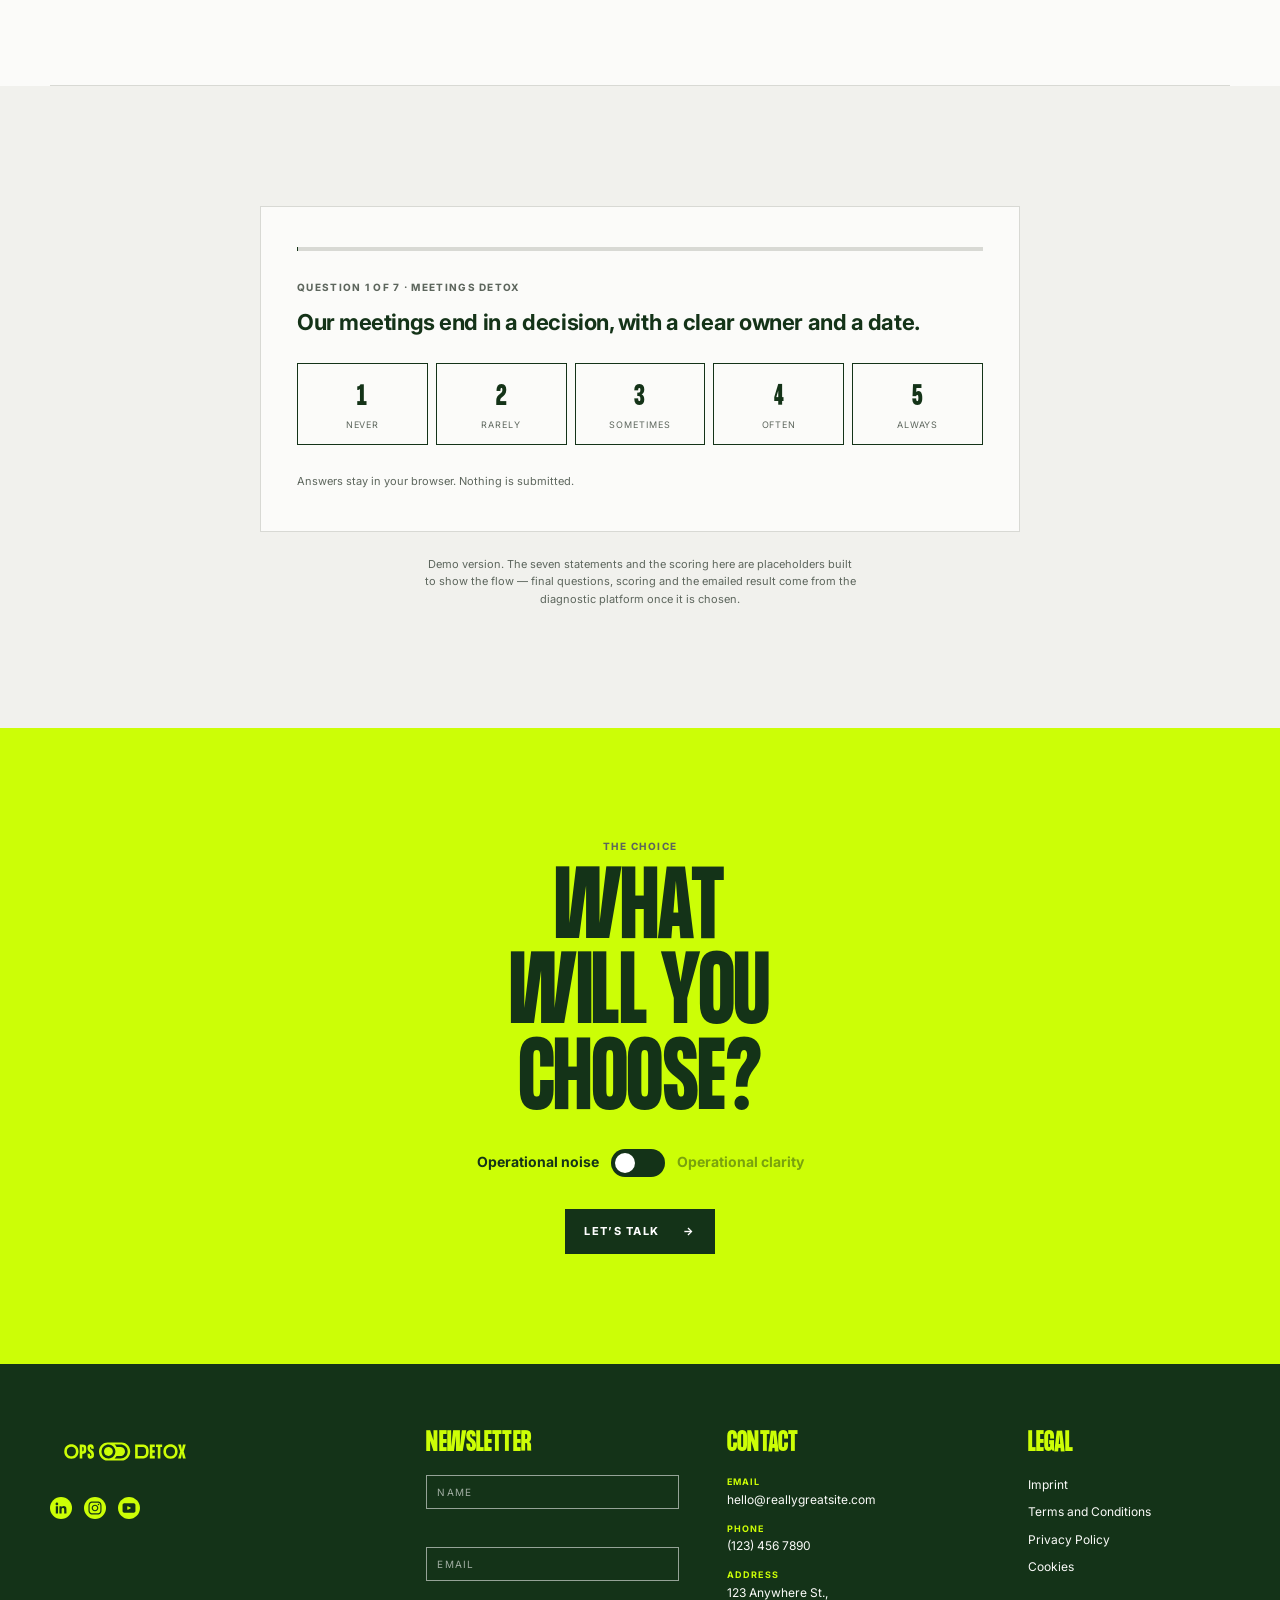
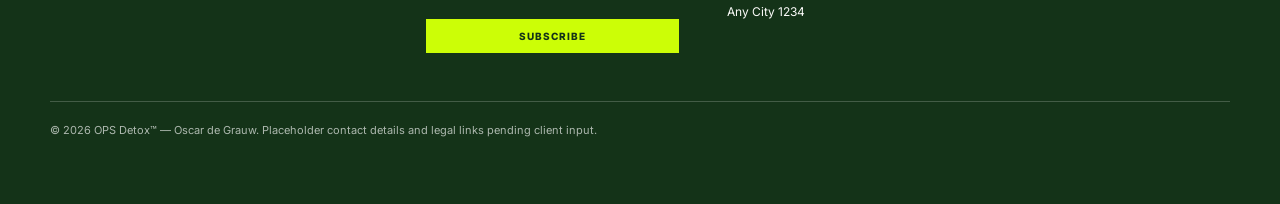
<file: website design/diagnostic.html>
<!doctype html>
<html lang="en">
<head>
  <meta charset="utf-8">
  <meta name="viewport" content="width=device-width, initial-scale=1">
  <meta name="theme-color" content="#fbfbf9">
  <title>OPS Detox Diagnostic™ — OPS DETOX™</title>
  <meta name="description" content="Find out where your organization is losing time, clarity and execution speed. A full diagnostic of your operational friction.">
  <link rel="icon" href="assets/logo/favicon.png">
  <link rel="stylesheet" href="css/site.css">
</head>
<body>
  <a class="skip-link" href="#main">Skip to content</a>

  <header class="site-header">
    <div class="container header-inner">
      <a class="brand" href="index.html" aria-label="OPS DETOX home">
        <img src="assets/logo/primary-deepgreen.svg" alt="OPS DETOX">
      </a>
      <nav class="site-nav" id="nav" aria-label="Main navigation">
        <a href="detox.html">The DETOX</a>
        <a href="diagnostic.html" aria-current="page">Audit</a>
        <a href="index.html#results">Results</a>
        <a href="about.html">About</a>
        <a href="contact.html">Contact</a>
      </nav>
      <a class="button button--small button--line header-cta" href="contact.html">Let’s talk <span>→</span></a>
      <button class="nav-toggle" type="button" aria-expanded="false" aria-controls="nav" aria-label="Open menu"><i></i></button>
    </div>
  </header>

  <main id="main">
    <section class="hero hero--page container">
      <div class="hero-copy">
        <span class="eyebrow">The audit</span>
        <h1>OPS Detox Diagnostic™</h1>
        <p>Find out where your organization is losing time, clarity and execution speed. A full diagnostic of your operational friction — the same diagnostic Oscar runs at the start of every OPS Detox engagement.</p>
        <div class="actions">
          <a class="button" href="#diagnostic">Start the diagnostic <span>→</span></a>
        </div>
      </div>
      <figure class="hero-image">
        <img src="assets/img/hero-cards.png" alt="Oscar de Grauw, founder of OPS Detox">
      </figure>
    </section>

    <section class="container section-pad section-rule reveal">
      <div class="section-heading">
        <div><span class="eyebrow">Why complete it</span><h2>Why complete the diagnostic</h2></div>
      </div>
      <div class="process-grid">
        <article><span>01</span><h3>Takes 6–8 minutes</h3><p>Short enough to finish in one sitting, long enough to be honest.</p></article>
        <article><span>02</span><h3>Module-level score profile across 7 areas</h3><p>You see which part of the operation is clogged, not just that something is.</p></article>
        <article><span>03</span><h3>Your two biggest friction points, named</h3><p>Plus a personal copy of the results emailed to you.</p></article>
      </div>
    </section>

    <section class="container section-grid section-rule reveal">
      <div>
        <span class="eyebrow">One viewpoint is one blind spot</span>
        <h2>Share it with your colleagues</h2>
      </div>
      <div class="body-copy" style="padding-top:56px">
        <p>Every layer of your organization lives in a different version of reality. Measure one viewpoint and you measure one blind spot. The wider the gap, the larger the hidden friction.</p>
      </div>
      <figure class="artwork"><img src="assets/img/poster.png" alt="OPS Detox campaign artwork"></figure>
    </section>

    <section id="diagnostic" class="diag">
      <div class="container">
        <div class="diag-shell">
          <div class="diag-progress"><i></i></div>

          <div class="diag-form">
            <p class="diag-step">Question 1 of 7</p>
            <p class="diag-question">Loading…</p>
            <div class="diag-scale"></div>
            <div class="diag-nav">
              <button class="diag-back" type="button" hidden>← Previous</button>
              <p class="form-note" style="margin:0">Answers stay in your browser. Nothing is submitted.</p>
            </div>
          </div>

          <div class="diag-result" role="status">
            <span class="eyebrow">Your operational clarity score</span>
            <p class="diag-score">—</p>
            <p class="body-copy diag-verdict" style="max-width:52ch"></p>

            <div class="diag-bars"></div>

            <p class="values" style="margin-top:32px"><strong>Your two biggest friction points:</strong><br><span class="diag-friction"></span></p>

            <div class="actions">
              <a class="button" href="contact.html">Let’s talk <span>→</span></a>
              <button class="button button--line diag-restart" type="button">Start again <span>↺</span></button>
            </div>
          </div>
        </div>

        <p class="form-note" style="text-align:center;max-width:62ch;margin:24px auto 0">
          Demo version. The seven statements and the scoring here are placeholders built to show the flow — final questions, scoring and the emailed result come from the diagnostic platform once it is chosen.
        </p>
      </div>
    </section>

    <section class="choice">
      <div class="container">
        <span class="eyebrow">The choice</span>
        <h2>What will you choose?</h2>
        <div class="switch-line">
          <span class="is-on">Operational noise</span>
          <button class="switch" type="button" aria-pressed="false" aria-label="Operational noise or operational clarity"><i></i></button>
          <span>Operational clarity</span>
        </div>
        <div class="actions">
          <a class="button" href="contact.html">Let’s talk <span>→</span></a>
        </div>
      </div>
    </section>
  </main>

  <footer>
    <div class="container">
      <div class="footer-grid">
        <div>
          <img class="footer-logo" src="assets/logo/primary-detoxgreen.svg" alt="OPS DETOX">
          <div class="footer-social">
            <a href="#" aria-label="LinkedIn"><img src="assets/social/linkedin.svg" alt=""></a>
            <a href="#" aria-label="Instagram"><img src="assets/social/instagram.svg" alt=""></a>
            <a href="#" aria-label="YouTube"><img src="assets/social/youtube.svg" alt=""></a>
          </div>
        </div>

        <form data-demo-form data-success-message="Subscribed — demo only, no email is sent yet.">
          <h2>Newsletter</h2>
          <div class="field">
            <input type="text" name="name" placeholder="NAME" aria-label="Name" data-label="Name" required>
            <span class="field-error" aria-live="polite"></span>
          </div>
          <div class="field">
            <input type="email" name="email" placeholder="EMAIL" aria-label="Email" data-label="Email" required>
            <span class="field-error" aria-live="polite"></span>
          </div>
          <button type="submit">Subscribe</button>
          <p class="footer-status" role="status"></p>
        </form>

        <div>
          <h2>Contact</h2>
          <p><b>EMAIL</b><a href="mailto:hello@reallygreatsite.com">hello@reallygreatsite.com</a></p>
          <p><b>PHONE</b><a href="tel:+1234567890">(123) 456 7890</a></p>
          <p><b>ADDRESS</b>123 Anywhere St.,<br>Any City 1234</p>
        </div>

        <div>
          <h2>Legal</h2>
          <a href="#">Imprint</a>
          <a href="#">Terms and Conditions</a>
          <a href="#">Privacy Policy</a>
          <a href="#">Cookies</a>
        </div>
      </div>
      <p class="footer-legal">© 2026 OPS Detox™ — Oscar de Grauw. Placeholder contact details and legal links pending client input.</p>
    </div>
  </footer>

  <script src="js/site.js"></script>
  <script src="js/diagnostic.js"></script>
</body>
</html>
</file>
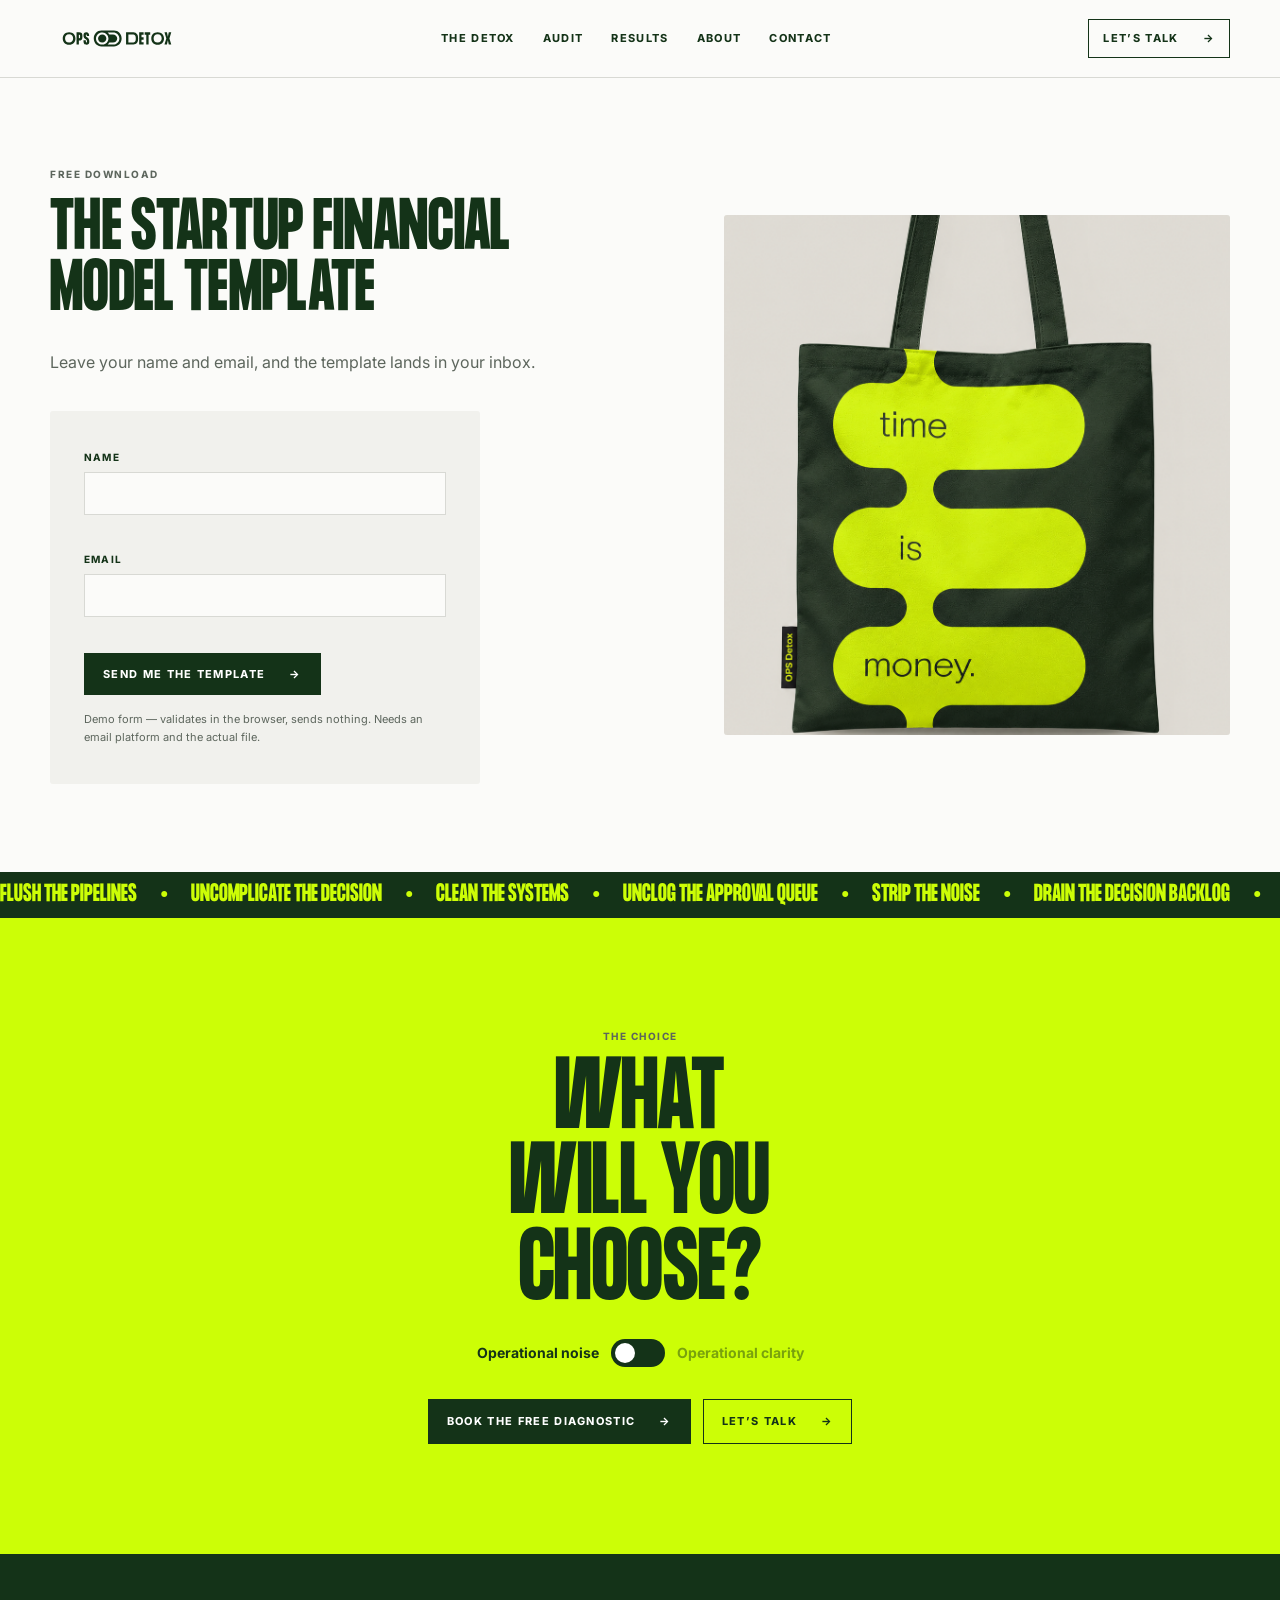
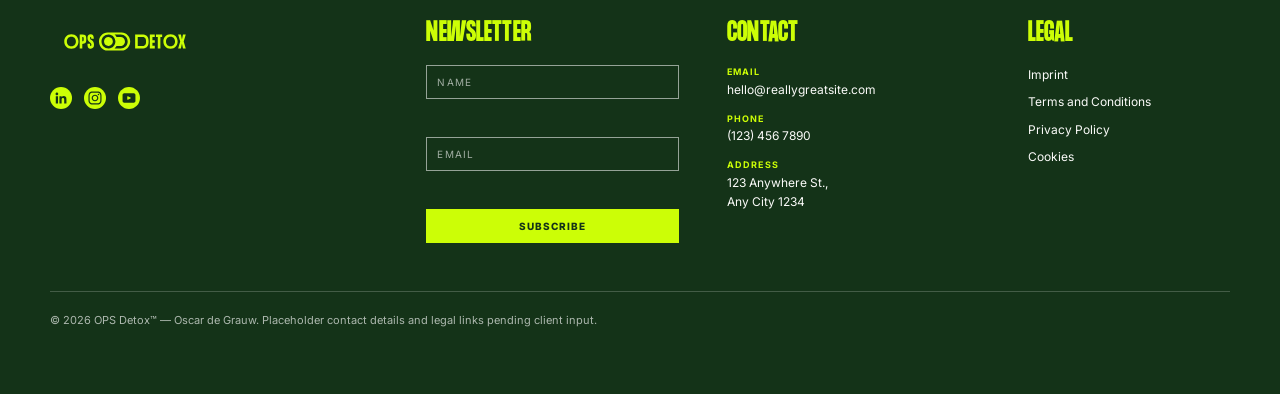
<file: website design/freebie.html>
<!doctype html>
<html lang="en">
<head>
  <meta charset="utf-8">
  <meta name="viewport" content="width=device-width, initial-scale=1">
  <meta name="theme-color" content="#fbfbf9">
  <title>The Startup Financial Model Template — OPS DETOX™</title>
  <meta name="description" content="Get the Startup Financial Model Template.">
  <link rel="icon" href="assets/logo/favicon.png">
  <link rel="stylesheet" href="css/site.css">
</head>
<body>
  <a class="skip-link" href="#main">Skip to content</a>

  <header class="site-header">
    <div class="container header-inner">
      <a class="brand" href="index.html" aria-label="OPS DETOX home">
        <img src="assets/logo/primary-deepgreen.svg" alt="OPS DETOX">
      </a>
      <nav class="site-nav" id="nav" aria-label="Main navigation">
        <a href="detox.html">The DETOX</a>
        <a href="diagnostic.html">Audit</a>
        <a href="index.html#results">Results</a>
        <a href="about.html">About</a>
        <a href="contact.html">Contact</a>
      </nav>
      <a class="button button--small button--line header-cta" href="contact.html">Let’s talk <span>→</span></a>
      <button class="nav-toggle" type="button" aria-expanded="false" aria-controls="nav" aria-label="Open menu"><i></i></button>
    </div>
  </header>

  <main id="main">
    <section class="hero hero--page container" style="align-items:center">
      <div class="hero-copy">
        <span class="eyebrow">Free download</span>
        <h1>The Startup Financial Model Template</h1>
        <p>Leave your name and email, and the template lands in your inbox.</p>

        <form class="form-card" data-demo-form style="margin-top:36px;max-width:430px"
              data-success-message="Done — in the live version the template would be on its way to your inbox.">
          <div class="field">
            <label for="f-name">Name</label>
            <input id="f-name" type="text" name="name" data-label="Name" required>
            <span class="field-error" aria-live="polite"></span>
          </div>
          <div class="field">
            <label for="f-email">Email</label>
            <input id="f-email" type="email" name="email" data-label="Email" required>
            <span class="field-error" aria-live="polite"></span>
          </div>
          <button class="button" type="submit">Send me the template <span>→</span></button>
          <p class="form-status" role="status"></p>
          <p class="form-note">Demo form — validates in the browser, sends nothing. Needs an email platform and the actual file.</p>
        </form>
      </div>

      <figure class="hero-image" style="height:520px">
        <img src="assets/img/time-is-money.png" alt="OPS Detox campaign artwork">
      </figure>
    </section>

    <div class="ticker" aria-label="OPS Detox principles">
      <div>Flush the pipelines <span>•</span> UNCOMPLICATE the decision <span>•</span> CLEAN THE SYSTEMS <span>•</span> Unclog the approval queue <span>•</span> Strip the NOISE <span>•</span> Drain the decision backlog <span>•</span></div>
    </div>

    <section class="choice">
      <div class="container">
        <span class="eyebrow">The choice</span>
        <h2>What will you choose?</h2>
        <div class="switch-line">
          <span class="is-on">Operational noise</span>
          <button class="switch" type="button" aria-pressed="false" aria-label="Operational noise or operational clarity"><i></i></button>
          <span>Operational clarity</span>
        </div>
        <div class="actions">
          <a class="button" href="diagnostic.html">Book the FREE DIAGNOSTIC <span>→</span></a>
          <a class="button button--line" href="contact.html">Let’s talk <span>→</span></a>
        </div>
      </div>
    </section>
  </main>

  <footer>
    <div class="container">
      <div class="footer-grid">
        <div>
          <img class="footer-logo" src="assets/logo/primary-detoxgreen.svg" alt="OPS DETOX">
          <div class="footer-social">
            <a href="#" aria-label="LinkedIn"><img src="assets/social/linkedin.svg" alt=""></a>
            <a href="#" aria-label="Instagram"><img src="assets/social/instagram.svg" alt=""></a>
            <a href="#" aria-label="YouTube"><img src="assets/social/youtube.svg" alt=""></a>
          </div>
        </div>

        <form data-demo-form data-success-message="Subscribed — demo only, no email is sent yet.">
          <h2>Newsletter</h2>
          <div class="field">
            <input type="text" name="name" placeholder="NAME" aria-label="Name" data-label="Name" required>
            <span class="field-error" aria-live="polite"></span>
          </div>
          <div class="field">
            <input type="email" name="email" placeholder="EMAIL" aria-label="Email" data-label="Email" required>
            <span class="field-error" aria-live="polite"></span>
          </div>
          <button type="submit">Subscribe</button>
          <p class="footer-status" role="status"></p>
        </form>

        <div>
          <h2>Contact</h2>
          <p><b>EMAIL</b><a href="mailto:hello@reallygreatsite.com">hello@reallygreatsite.com</a></p>
          <p><b>PHONE</b><a href="tel:+1234567890">(123) 456 7890</a></p>
          <p><b>ADDRESS</b>123 Anywhere St.,<br>Any City 1234</p>
        </div>

        <div>
          <h2>Legal</h2>
          <a href="#">Imprint</a>
          <a href="#">Terms and Conditions</a>
          <a href="#">Privacy Policy</a>
          <a href="#">Cookies</a>
        </div>
      </div>
      <p class="footer-legal">© 2026 OPS Detox™ — Oscar de Grauw. Placeholder contact details and legal links pending client input.</p>
    </div>
  </footer>

  <script src="js/site.js"></script>
</body>
</html>
</file>
<file: high-fidelity-design/css/site.css>
@font-face{font-family:Inter;src:url('../../Brand assets/3_FONTS/INTER (Google Font)/Inter-VariableFont_opsz,wght.ttf')}@font-face{font-family:Formula;src:url('../../Brand assets/3_FONTS/FORMULA CONDENSED BOLD (TRIAL VERSION)/FormulaCondensed-Bold.otf')}
:root{--ink:#143318;--lime:#ccfe06;--paper:#fbfbf9;--panel:#f1f1ed;--rule:#d8d9d4;--muted:#5d665d;--sans:Inter,Arial,sans-serif;--display:Formula,Impact,sans-serif}*{box-sizing:border-box}html{scroll-behavior:smooth}body{margin:0;background:var(--paper);color:var(--ink);font:16px/1.6 var(--sans)}a{color:inherit}img{display:block;max-width:100%}.container{width:min(1180px,calc(100% - 64px));margin:auto}.site-header{height:78px;display:flex;align-items:center;border-bottom:1px solid var(--rule);background:rgba(251,251,249,.94);backdrop-filter:blur(12px);position:sticky;top:0;z-index:5}.header-inner{display:flex;align-items:center;justify-content:space-between;gap:32px}.brand{width:134px}.site-header nav{display:flex;gap:28px}.site-header nav a,.button,.text-link{font-size:11px;font-weight:750;text-transform:uppercase;letter-spacing:.12em;text-decoration:none}.site-header nav a:hover,.text-link:hover{text-decoration:underline}.eyebrow{display:block;color:var(--muted);font-size:10px;font-weight:750;letter-spacing:.15em;text-transform:uppercase}h1,h2,h3,p{margin:0}h1,h2,h3{line-height:.95;text-transform:uppercase}h1,h2{font-family:var(--display);letter-spacing:.005em}h1{font-size:clamp(68px,7.7vw,128px);max-width:8.8ch}h2{font-size:clamp(50px,5.5vw,82px);max-width:10ch}h3{font:700 18px/1.2 var(--sans);letter-spacing:-.03em}.button{display:inline-flex;align-items:center;gap:24px;border:1px solid var(--ink);padding:13px 18px;background:var(--ink);color:#fff;transition:.2s ease}.button:hover{background:var(--lime);color:var(--ink);transform:translateY(-2px)}.button--line{background:transparent;color:var(--ink)}.button--small{padding:10px 14px}.hero{min-height:660px;display:grid;grid-template-columns:1.03fr .97fr;align-items:stretch}.hero-copy{padding:98px 48px 80px 0;display:flex;flex-direction:column;justify-content:center}.hero-copy h1{margin:18px 0 28px}.hero-copy p{max-width:51ch;color:var(--muted)}.actions{display:flex;flex-wrap:wrap;gap:12px;margin-top:36px}.hero-image{margin:0;background:var(--panel);border-radius:0 0 0 4px;overflow:hidden;position:relative}.hero-image img{width:100%;height:100%;object-fit:cover;object-position:76% center}.hero-image figcaption{position:absolute;bottom:20px;left:20px;background:var(--paper);padding:7px 10px;font-size:9px;text-transform:uppercase;font-weight:700;letter-spacing:.13em}.ticker{background:var(--ink);color:var(--lime);font:22px/1 var(--display);text-transform:uppercase;white-space:nowrap;overflow:hidden;padding:12px 0}.ticker div{animation:move 35s linear infinite}.ticker span{padding:0 21px}.trust{padding:75px 0;text-align:center}.trust p{font-size:13px;font-weight:700}.trust>div{display:grid;grid-template-columns:repeat(4,1fr);margin-top:28px}.trust span{font:40px var(--display);color:#aab2aa}.section-rule{border-bottom:1px solid var(--rule)}.section-grid{padding:120px 0;display:grid;grid-template-columns:1fr 1.1fr .8fr;gap:55px}.problem h2{margin-top:18px}.body-copy{padding-top:56px;color:var(--muted);font-size:15px}.body-copy p+p{margin-top:20px}.artwork{align-self:center;margin:0}.artwork img{border-radius:3px}.process{padding:120px 0}.section-heading{display:flex;justify-content:space-between;align-items:end;margin-bottom:56px}.process-grid{border-top:1px solid var(--ink);display:grid;grid-template-columns:repeat(3,1fr)}.process article{min-height:330px;padding:24px 30px 20px 0;margin-right:30px;border-right:1px solid var(--rule);display:flex;flex-direction:column}.process article:last-child{margin-right:0;border:0}.process article>span{font-size:10px;font-weight:700;letter-spacing:.13em;text-transform:uppercase;color:var(--muted)}.process h3{margin:48px 0 14px}.process article p{font-size:13px;color:var(--muted)}.process article a{margin-top:auto;padding-top:25px;font-size:10px;font-weight:750;letter-spacing:.1em;text-transform:uppercase}.outcomes{background:var(--ink);color:var(--paper);padding:105px 0}.outcomes .eyebrow{color:var(--lime)}.outcomes h2{color:var(--lime);margin:12px 0 20px}.outcome-intro{font-size:17px}.stat-grid{margin-top:54px;border-top:1px solid rgba(255,255,255,.28);padding-top:29px;display:grid;grid-template-columns:repeat(4,1fr);gap:24px}.stat-grid strong{font:clamp(48px,4.5vw,66px)/1 var(--display);color:var(--lime)}.stat-grid p{font-size:12px;line-height:1.45;max-width:20ch;margin-top:10px}.system{padding:115px 0;background:var(--panel)}.system-intro{display:flex;justify-content:space-between;align-items:end;gap:60px;margin-bottom:48px}.system-intro p{max-width:42ch;color:var(--muted);font-size:15px}.module-grid{display:grid;grid-template-columns:repeat(4,1fr);border-top:1px solid var(--ink);border-left:1px solid var(--ink)}.module-grid button{background:var(--paper);border:0;border-right:1px solid var(--ink);border-bottom:1px solid var(--ink);padding:22px;min-height:190px;text-align:left;color:var(--ink);display:flex;flex-direction:column;transition:.2s ease}.module-grid button:first-child{grid-column:span 2}.module-grid button:hover{background:var(--lime);transform:translateY(-3px)}.module-grid img{width:27px;height:27px;margin-bottom:auto}.module-grid h3{font-size:17px}.module-grid p{margin-top:7px;font-size:12px;color:var(--muted)}.system-cta{text-align:center;margin-top:38px}.testimonials{padding:95px 0}.testimonials>div{display:grid;grid-template-columns:repeat(4,1fr);gap:14px;margin-top:20px}.testimonials article{height:144px;border:1px solid var(--rule);display:grid;place-items:center;font-size:10px;letter-spacing:.1em;text-transform:uppercase;color:var(--muted)}.about{grid-template-columns:1fr 1fr;align-items:center;gap:85px}.about figure{margin:0;background:var(--panel);overflow:hidden;border-radius:3px}.about figure img{width:100%;height:530px;object-fit:cover;object-position:58% center}.about h2{margin:16px 0 30px}.about-copy>p{font-size:14px;color:var(--muted)}.about-copy>p+p{margin-top:16px}.text-link{display:inline-block;margin-top:28px}.values{margin-top:52px!important;padding-top:18px;border-top:1px solid var(--rule)}.values strong{color:var(--ink)}.choice{padding:110px 0;background:var(--lime);text-align:center}.choice h2{margin:15px auto 24px;font-size:clamp(62px,7vw,102px);max-width:9ch}.switch-line{display:flex;align-items:center;justify-content:center;gap:12px;font-size:14px;font-weight:700}.switch-line button{border:0;background:var(--ink);width:54px;height:28px;border-radius:99px;padding:4px;display:flex;justify-content:flex-end}.switch-line i{width:20px;height:20px;border-radius:50%;background:#fff}.choice p{margin-top:32px}footer{background:var(--ink);color:var(--paper);padding:64px 0}.footer-grid{display:grid;grid-template-columns:1.3fr 1fr 1fr .8fr;gap:48px}.footer-grid>div:first-child img{width:150px}.footer-grid label{display:block;font:26px var(--display);text-transform:uppercase;color:var(--lime);margin-bottom:16px}.footer-grid input{display:block;width:100%;padding:10px;background:transparent;border:1px solid rgba(255,255,255,.55);color:#fff;margin-bottom:8px;font:10px var(--sans);letter-spacing:.12em}.footer-grid button{width:100%;border:0;background:var(--lime);color:var(--ink);padding:11px;font-size:10px;font-weight:800;letter-spacing:.1em;text-transform:uppercase}.footer-grid p{font-size:12px;margin-top:13px}.footer-grid b{display:block;color:var(--lime);font-size:9px;letter-spacing:.12em}.footer-grid a{display:block;color:inherit;text-decoration:none;font-size:12px;margin-bottom:8px}@keyframes move{to{transform:translateX(-35%)}}@media(max-width:850px){.container{width:min(100% - 40px,1180px)}.site-header{height:68px}.site-header nav{display:none}.hero{grid-template-columns:1fr;min-height:0}.hero-copy{padding:65px 0 45px}.hero-image{height:440px}.section-grid,.about{grid-template-columns:1fr;gap:35px;padding:75px 0}.body-copy{padding-top:0}.process{padding:75px 0}.section-heading,.system-intro{display:block}.section-heading h2,.system-intro p{margin-top:16px}.process-grid,.stat-grid,.testimonials>div,.footer-grid{grid-template-columns:1fr}.process article{min-height:0;margin:0;padding:24px 0;border-right:0;border-bottom:1px solid var(--rule)}.process h3{margin-top:25px}.process article a{margin-top:20px}.outcomes,.system{padding:75px 0}.module-grid{grid-template-columns:1fr 1fr}.module-grid button:first-child{grid-column:span 1}.about figure img{height:430px}.choice{padding:80px 0}.trust{padding:55px 0}.ticker{font-size:18px}}
/* Quiet entrance motion for the first view. */
@keyframes enter{from{opacity:0;transform:translateY(14px)}to{opacity:1;transform:none}}.hero-copy .eyebrow,.hero-copy h1,.hero-copy p,.hero-copy .actions,.hero-image{animation:enter .7s cubic-bezier(.22,1,.36,1) both}.hero-copy h1{animation-delay:.08s}.hero-copy p{animation-delay:.16s}.hero-copy .actions{animation-delay:.24s}.hero-image{animation-delay:.12s}@media(prefers-reduced-motion:reduce){.ticker div{animation:none}.hero-copy .eyebrow,.hero-copy h1,.hero-copy p,.hero-copy .actions,.hero-image{animation:none}}
/* Hero image swap and a more compact, confident headline measure. */
.hero{grid-template-columns:1.16fr .84fr}.hero-copy{padding-right:36px}.hero h1{font-size:clamp(62px,6.3vw,104px);max-width:12ch}.hero-image img{object-position:58% center;transform:scale(1.14)}.about figure img{object-position:77% center}@media(max-width:850px){.hero{grid-template-columns:1fr}.hero h1{font-size:clamp(58px,15vw,86px);max-width:11ch}.hero-image img{transform:scale(1.08)}.about figure img{object-position:76% center}}
</file>
<file: website design/css/site.css>
/* ============================================================
   OPS DETOX™ — working site
   Design system carried over from high-fidelity-design/,
   expanded for multi-page use and real interaction.

   1.  Fonts
   2.  Tokens
   3.  Base
   4.  Layout helpers
   5.  Header + mobile nav
   6.  Buttons + links
   7.  Hero
   8.  Ticker
   9.  Trust row
   10. Editorial grid sections
   11. Process / steps
   12. Outcomes (dark panel)
   13. Seven modules + modal
   14. Testimonials
   15. About
   16. Lists (for / not for / feels like)
   17. Reason cards
   18. Forms
   19. Diagnostic
   20. Choice block
   21. Footer
   22. Reveal motion
   23. Responsive
   ============================================================ */

/* ---------- 1. Fonts ---------- */
@font-face{
  font-family:Formula;
  src:url('../assets/fonts/FormulaCondensed-Bold.otf') format('opentype');
  font-weight:700;
  font-display:swap;
}
@font-face{
  font-family:Inter;
  src:url('../assets/fonts/Inter-Variable.ttf') format('truetype');
  font-weight:100 900;
  font-display:swap;
}

/* ---------- 2. Tokens ---------- */
:root{
  --ink:#143318;
  --lime:#ccfe06;
  --paper:#fbfbf9;
  --panel:#f1f1ed;
  --rule:#d8d9d4;
  --muted:#5d665d;
  --sans:Inter,Arial,sans-serif;
  --display:Formula,Impact,sans-serif;
  --header-h:78px;
  --ticker-h:46px;
  --section-y:120px;
}

/* ---------- 3. Base ---------- */
*{box-sizing:border-box}
html{scroll-behavior:smooth;scroll-padding-top:var(--header-h)}
body{
  margin:0;
  background:var(--paper);
  color:var(--ink);
  font:16px/1.6 var(--sans);
  -webkit-font-smoothing:antialiased;
}
body.is-locked{overflow:hidden}
a{color:inherit}
img{display:block;max-width:100%}
h1,h2,h3,p{margin:0}
h1,h2,h3{line-height:.95;text-transform:uppercase}
h1,h2{font-family:var(--display);letter-spacing:.005em}
/* Headings are sized to land in 3 lines or fewer. The measure (ch) is the
   lever: a tight max-width on display type turns a sentence into a word
   ladder, so keep these generous and let the type scale down instead. */
h1{font-size:clamp(44px,5vw,88px);max-width:19ch}
h2{font-size:clamp(34px,3.6vw,58px);max-width:21ch}
/* Headings that get the full container width can stay at display scale. */
.section-heading h2,.system-intro h2,.outcomes h2{font-size:clamp(40px,4.7vw,74px);max-width:16ch}
h3{font:700 18px/1.2 var(--sans);letter-spacing:-.03em;text-transform:none}
:focus-visible{outline:2px solid var(--ink);outline-offset:3px}
.outcomes :focus-visible,footer :focus-visible{outline-color:var(--lime)}
.skip-link{
  position:absolute;left:-9999px;top:0;z-index:50;
  background:var(--ink);color:#fff;padding:12px 16px;font-size:12px;
}
.skip-link:focus{left:12px;top:12px}

.eyebrow{
  display:block;color:var(--muted);font-size:10px;font-weight:750;
  letter-spacing:.15em;text-transform:uppercase;
}

/* ---------- 4. Layout helpers ---------- */
.container{width:min(1180px,calc(100% - 64px));margin:auto}
.section-rule{border-bottom:1px solid var(--rule)}
.section-grid{
  padding:var(--section-y) 0;
  display:grid;grid-template-columns:1fr 1.1fr .8fr;gap:55px;
}
.section-grid--halves{grid-template-columns:1fr 1fr;gap:60px}
.section-grid>div:first-child h2,.split-lists h2{font-size:clamp(32px,2.9vw,44px);max-width:none}
.section-grid--halves h2{font-size:clamp(34px,3.4vw,52px)}
.section-heading{display:flex;justify-content:space-between;align-items:end;gap:48px;margin-bottom:56px}
.section-subhead{margin:16px 0 30px;font-size:clamp(36px,4vw,54px)}
.section-heading p{max-width:44ch;color:var(--muted);font-size:15px}
.section-pad{padding:var(--section-y) 0}
.panel{background:var(--panel)}
.body-copy{color:var(--muted);font-size:15px}
.body-copy p+p{margin-top:20px}

/* ---------- 5. Header + mobile nav ---------- */
.site-header{
  height:var(--header-h);display:flex;align-items:center;
  border-bottom:1px solid var(--rule);
  background:rgba(251,251,249,.94);backdrop-filter:blur(12px);
  position:sticky;top:0;z-index:20;
}
.header-inner{display:flex;align-items:center;justify-content:space-between;gap:32px}
.brand{width:134px;flex:none}
.site-nav{display:flex;gap:28px}
.site-nav a[aria-current="page"]{text-decoration:underline;text-underline-offset:5px}
.nav-toggle{
  display:none;border:1px solid var(--ink);background:transparent;
  width:42px;height:38px;padding:0;place-items:center;cursor:pointer;
}
.nav-toggle i{display:block;width:18px;height:1.5px;background:var(--ink);position:relative}
.nav-toggle i::before,.nav-toggle i::after{
  content:'';position:absolute;left:0;width:18px;height:1.5px;background:var(--ink);transition:.2s ease;
}
.nav-toggle i::before{top:-5px}
.nav-toggle i::after{top:5px}
.nav-toggle[aria-expanded="true"] i{background:transparent}
.nav-toggle[aria-expanded="true"] i::before{top:0;transform:rotate(45deg)}
.nav-toggle[aria-expanded="true"] i::after{top:0;transform:rotate(-45deg)}

/* ---------- 6. Buttons + links ---------- */
.site-nav a,.button,.text-link{
  font-size:11px;font-weight:750;text-transform:uppercase;
  letter-spacing:.12em;text-decoration:none;
}
.site-nav a:hover,.text-link:hover{text-decoration:underline}
.button{
  display:inline-flex;align-items:center;gap:24px;cursor:pointer;
  border:1px solid var(--ink);padding:13px 18px;
  background:var(--ink);color:#fff;transition:.2s ease;
  font-family:var(--sans);
}
.button:hover{background:var(--lime);color:var(--ink);border-color:var(--ink);transform:translateY(-2px)}
.button--line{background:transparent;color:var(--ink)}
.button--small{padding:10px 14px}
.button--light{border-color:var(--lime);background:var(--lime);color:var(--ink)}
.button--light:hover{background:transparent;color:var(--lime)}
.actions{display:flex;flex-wrap:wrap;gap:12px;margin-top:36px}
.text-link{display:inline-block;margin-top:28px}

/* ---------- 7. Hero ---------- */
/* The first screen holds the hero and the ticker, nothing else: the hero
   takes whatever height is left once the header and the strip are removed.
   svh keeps it honest on mobile browsers with collapsing toolbars. */
.hero{
  min-height:calc(100vh - var(--header-h) - var(--ticker-h));
  min-height:calc(100svh - var(--header-h) - var(--ticker-h));
  display:grid;
  grid-template-columns:1.16fr .84fr;align-items:stretch;
}
.hero-copy{padding:64px 36px 64px 0;display:flex;flex-direction:column;justify-content:center}
.hero-copy h1{margin:18px 0 28px}
.hero-copy p{max-width:51ch;color:var(--muted)}
.hero-image{margin:0;background:var(--panel);overflow:hidden;position:relative}
.hero-image img{width:100%;height:100%;object-fit:cover;object-position:58% center;transform:scale(1.14)}
.hero-image figcaption{
  position:absolute;bottom:20px;left:20px;background:var(--paper);
  padding:7px 10px;font-size:9px;text-transform:uppercase;font-weight:700;letter-spacing:.13em;
}

/* Compact hero for interior pages */
.hero--page{min-height:0;grid-template-columns:1.1fr .9fr;align-items:center;gap:55px}
.hero--page .hero-copy{padding:88px 0 88px}
.hero--page .hero-image{height:420px;border-radius:3px}
.hero--narrow{display:block;max-width:none}
.hero--narrow .hero-copy{padding:96px 0 72px;max-width:20ch}
.hero--narrow h1{max-width:none}
.hero--narrow p{max-width:60ch}

/* ---------- 8. Ticker ---------- */
.ticker{
  background:var(--ink);color:var(--lime);
  font:22px/1 var(--display);text-transform:uppercase;
  white-space:nowrap;overflow:hidden;padding:12px 0;
}
.ticker div{display:inline-block;animation:move 35s linear infinite}
.ticker span{padding:0 21px}
@keyframes move{to{transform:translateX(-50%)}}

/* ---------- 9. Trust row ---------- */
.trust{padding:75px 0;text-align:center}
.trust p{font-size:13px;font-weight:700}
.trust-logos{display:grid;grid-template-columns:repeat(4,1fr);margin-top:28px}
.trust-logos span{font:40px var(--display);color:#aab2aa}

/* ---------- 10. Editorial grid sections ---------- */
.problem h2{margin-top:18px}
.problem .body-copy{padding-top:56px}
.artwork{align-self:center;margin:0}
.artwork img{border-radius:3px}

/* ---------- 11. Process / steps ---------- */
.process-grid{border-top:1px solid var(--ink);display:grid;grid-template-columns:repeat(3,1fr)}
.process-grid article{
  min-height:330px;padding:24px 30px 20px 0;margin-right:30px;
  border-right:1px solid var(--rule);display:flex;flex-direction:column;
}
.process-grid article:last-child{margin-right:0;border-right:0}
.process-grid article>span{
  font-size:10px;font-weight:700;letter-spacing:.13em;
  text-transform:uppercase;color:var(--muted);
}
.process-grid h3{margin:48px 0 14px}
.process-grid p{font-size:13px;color:var(--muted)}
.process-grid a{
  margin-top:auto;padding-top:25px;font-size:10px;font-weight:750;
  letter-spacing:.1em;text-transform:uppercase;text-decoration:none;
}
.process-grid a:hover{text-decoration:underline}

/* ---------- 12. Outcomes (dark panel) ---------- */
.outcomes{background:var(--ink);color:var(--paper);padding:105px 0}
.outcomes .eyebrow{color:var(--lime)}
.outcomes h2{color:var(--lime);margin:12px 0 20px}
.outcome-intro{font-size:17px}
.stat-grid{
  margin-top:54px;border-top:1px solid rgba(255,255,255,.28);padding-top:29px;
  display:grid;grid-template-columns:repeat(4,1fr);gap:24px;
}
.stat-grid strong{font:clamp(48px,4.5vw,66px)/1 var(--display);color:var(--lime)}
.stat-grid p{font-size:12px;line-height:1.45;max-width:20ch;margin-top:10px}

/* ---------- 13. Seven modules + modal ---------- */
.system{padding:115px 0;background:var(--panel)}
.system-intro{display:flex;justify-content:space-between;align-items:end;gap:60px;margin-bottom:48px}
.system-intro p{max-width:42ch;color:var(--muted);font-size:15px}
.module-grid{
  display:grid;grid-template-columns:repeat(4,1fr);
  border-top:1px solid var(--ink);border-left:1px solid var(--ink);
}
.module{
  background:var(--paper);border:0;cursor:pointer;
  border-right:1px solid var(--ink);border-bottom:1px solid var(--ink);
  padding:22px;min-height:190px;text-align:left;color:var(--ink);
  display:flex;flex-direction:column;transition:.2s ease;font-family:var(--sans);
}
.module:first-child{grid-column:span 2}
.module:hover{background:var(--lime);transform:translateY(-3px)}
.module img{width:27px;height:27px;margin-bottom:auto}
.module h3{font-size:17px}
.module p{margin-top:7px;font-size:12px;color:var(--muted)}
.system-cta{text-align:center;margin-top:38px}

.modal{
  position:fixed;inset:0;z-index:40;display:none;
  place-items:center;padding:24px;
  background:rgba(20,51,24,.55);backdrop-filter:blur(3px);
}
.modal.is-open{display:grid}
.modal-card{
  background:var(--paper);width:min(560px,100%);max-height:86vh;overflow:auto;
  padding:36px 34px 32px;position:relative;
  animation:pop .26s cubic-bezier(.22,1,.36,1) both;
}
@keyframes pop{from{opacity:0;transform:translateY(12px)}to{opacity:1;transform:none}}
.modal-card img{width:34px;height:34px;margin-bottom:22px}
.modal-card h2{font-size:38px;max-width:none}
.modal-card .modal-sub{margin-top:12px;font-size:15px;color:var(--muted)}
.modal-note{
  margin-top:26px;padding-top:18px;border-top:1px solid var(--rule);
  font-size:12px;color:var(--muted);
}
.modal-close{
  position:absolute;top:14px;right:14px;width:34px;height:34px;cursor:pointer;
  border:1px solid var(--rule);background:transparent;color:var(--ink);font-size:16px;line-height:1;
}
.modal-close:hover{background:var(--lime);border-color:var(--ink)}

/* ---------- 14. Testimonials ---------- */
.testimonials{padding:95px 0}
.testimonial-grid{display:grid;grid-template-columns:repeat(4,1fr);gap:14px;margin-top:20px}
.testimonial-grid article{
  min-height:144px;border:1px solid var(--rule);display:grid;place-items:center;
  padding:20px;text-align:center;
  font-size:10px;letter-spacing:.1em;text-transform:uppercase;color:var(--muted);
}

/* ---------- 15. About ---------- */
.about{grid-template-columns:1fr 1fr;align-items:center;gap:85px}
.about figure{margin:0;background:var(--panel);overflow:hidden;border-radius:3px}
.about figure img{width:100%;height:530px;object-fit:cover;object-position:77% center}
.about h2{margin:16px 0 30px}
.about-copy>p{font-size:14px;color:var(--muted)}
.about-copy>p+p{margin-top:16px}
.values{margin-top:52px;padding-top:18px;border-top:1px solid var(--rule);font-size:14px;color:var(--muted)}
.values strong{color:var(--ink)}
.signature{margin-top:24px;font-size:13px;font-weight:700}

/* ---------- 16. Lists ---------- */
.split-lists{display:grid;grid-template-columns:1fr 1fr;gap:60px;padding:var(--section-y) 0}
.marked-list{margin:24px 0 0;padding:0;list-style:none}
.marked-list li{
  position:relative;padding:16px 0 16px 28px;
  border-bottom:1px solid var(--rule);font-size:14px;color:var(--muted);
}
.marked-list li::before{
  content:'';position:absolute;left:0;top:23px;
  width:9px;height:9px;background:var(--lime);border:1px solid var(--ink);
}
.marked-list--plain li::before{background:transparent}
.marked-list p{margin-top:24px;font-size:14px;color:var(--muted)}

/* ---------- 17. Reason cards ---------- */
.reason-grid{display:grid;grid-template-columns:repeat(3,1fr);gap:1px;background:var(--rule);border:1px solid var(--rule)}
.reason-grid article{background:var(--paper);padding:30px 26px;min-height:200px;transition:.2s ease}
.reason-grid article:hover{background:var(--panel)}
.reason-grid span{
  display:block;font:32px var(--display);color:var(--lime);
  -webkit-text-stroke:.6px var(--ink);margin-bottom:22px;
}
.reason-grid h3{margin-bottom:10px}
.reason-grid p{font-size:13px;color:var(--muted)}

/* ---------- 18. Forms ---------- */
.form-card{background:var(--panel);padding:38px 34px;border-radius:3px}
.field{margin-bottom:16px}
.field label{
  display:block;font-size:10px;font-weight:750;letter-spacing:.12em;
  text-transform:uppercase;margin-bottom:7px;
}
.field input,.field textarea,.field select{
  width:100%;padding:12px;background:var(--paper);
  border:1px solid var(--rule);color:var(--ink);
  font:14px var(--sans);border-radius:0;
}
.field textarea{min-height:120px;resize:vertical}
.field input:focus,.field textarea:focus,.field select:focus{border-color:var(--ink);outline:none}
.field input[aria-invalid="true"],.field textarea[aria-invalid="true"]{border-color:#b3261e}
.field-error{display:block;margin-top:6px;font-size:11px;color:#b3261e;min-height:14px}
.form-note{margin-top:16px;font-size:11px;color:var(--muted)}
.form-status{
  margin-top:18px;padding:14px 16px;background:var(--lime);
  border:1px solid var(--ink);font-size:13px;font-weight:600;display:none;
}
.form-status.is-visible{display:block}

/* ---------- 19. Diagnostic ---------- */
.diag{padding:var(--section-y) 0;background:var(--panel)}
.diag-shell{background:var(--paper);border:1px solid var(--rule);padding:40px 36px;max-width:760px;margin:auto}
.diag-progress{height:4px;background:var(--rule);margin-bottom:28px}
.diag-progress i{display:block;height:100%;width:0;background:var(--lime);border-right:1px solid var(--ink);transition:width .3s ease}
.diag-step{font-size:10px;font-weight:750;letter-spacing:.13em;text-transform:uppercase;color:var(--muted)}
.diag-question{font:700 22px/1.25 var(--sans);margin:14px 0 26px;letter-spacing:-.02em}
.diag-scale{display:grid;grid-template-columns:repeat(5,1fr);gap:8px}
.diag-scale button{
  border:1px solid var(--ink);background:transparent;cursor:pointer;
  padding:18px 10px 14px;font-family:var(--sans);color:var(--ink);transition:.2s ease;
}
.diag-scale button:hover,.diag-scale button.is-selected{background:var(--lime);transform:translateY(-2px)}
.diag-scale strong{display:block;font:26px var(--display)}
.diag-scale small{display:block;margin-top:6px;font-size:9px;letter-spacing:.1em;text-transform:uppercase;color:var(--muted)}
.diag-nav{display:flex;justify-content:space-between;align-items:center;margin-top:28px}
.diag-back{
  border:0;background:transparent;cursor:pointer;color:var(--muted);
  font:750 10px var(--sans);letter-spacing:.12em;text-transform:uppercase;
}
.diag-back:hover{color:var(--ink);text-decoration:underline}
.diag-result{display:none}
.diag-result.is-visible{display:block}
.diag-score{font:clamp(64px,8vw,104px)/1 var(--display);color:var(--ink)}
.diag-bars{margin-top:32px;border-top:1px solid var(--rule)}
.diag-bars div{display:grid;grid-template-columns:200px 1fr 42px;align-items:center;gap:16px;padding:12px 0;border-bottom:1px solid var(--rule)}
.diag-bars span{font-size:12px;font-weight:600}
.diag-bars i{display:block;height:10px;background:var(--lime);border:1px solid var(--ink);transition:width .5s ease}
.diag-bars b{font:16px var(--display);text-align:right}

/* ---------- 20. Choice block ---------- */
.choice{padding:110px 0;background:var(--lime);text-align:center}
.choice h2{margin:15px auto 24px;font-size:clamp(54px,7vw,102px);max-width:9ch}
.switch-line{display:flex;align-items:center;justify-content:center;gap:12px;font-size:14px;font-weight:700}
.switch-line span{opacity:.45;transition:.2s ease}
.switch-line span.is-on{opacity:1}
.switch{
  border:0;background:var(--ink);width:54px;height:28px;border-radius:99px;
  padding:4px;display:flex;cursor:pointer;justify-content:flex-start;transition:.2s ease;
}
.switch[aria-pressed="true"]{justify-content:flex-end}
.switch i{width:20px;height:20px;border-radius:50%;background:#fff;transition:.2s ease}
.choice .actions{justify-content:center;margin-top:32px}

/* ---------- 21. Footer ---------- */
footer{background:var(--ink);color:var(--paper);padding:64px 0}
.footer-grid{display:grid;grid-template-columns:1.3fr 1fr 1fr .8fr;gap:48px}
.footer-logo{width:150px}
.footer-grid h2{font:26px var(--display);text-transform:uppercase;color:var(--lime);margin-bottom:16px;max-width:none}
.footer-grid input{
  display:block;width:100%;padding:10px;background:transparent;
  border:1px solid rgba(255,255,255,.55);color:#fff;margin-bottom:8px;
  font:10px var(--sans);letter-spacing:.12em;
}
.footer-grid input::placeholder{color:rgba(255,255,255,.6)}
.footer-grid button[type="submit"]{
  width:100%;border:0;background:var(--lime);color:var(--ink);padding:11px;cursor:pointer;
  font:800 10px var(--sans);letter-spacing:.1em;text-transform:uppercase;
}
.footer-grid button[type="submit"]:hover{background:#fff}
.footer-grid p{font-size:12px;margin-top:13px}
.footer-grid b{display:block;color:var(--lime);font-size:9px;letter-spacing:.12em}
.footer-grid a{display:block;color:inherit;text-decoration:none;font-size:12px;margin-bottom:8px}
.footer-grid a:hover{text-decoration:underline}
.footer-social{display:flex;gap:12px;margin-top:22px}
.footer-social a{margin:0}
.footer-social img{width:22px;height:22px}
.footer-status{
  margin-top:10px;font-size:11px;color:var(--lime);display:none;
}
.footer-status.is-visible{display:block}
.footer-legal{
  margin-top:48px;padding-top:20px;border-top:1px solid rgba(255,255,255,.2);
  font-size:11px;color:rgba(255,255,255,.65);
}

/* ---------- 22. Reveal motion ---------- */
@keyframes enter{from{opacity:0;transform:translateY(14px)}to{opacity:1;transform:none}}
.hero-copy .eyebrow,.hero-copy h1,.hero-copy p,.hero-copy .actions,.hero-image{
  animation:enter .7s cubic-bezier(.22,1,.36,1) both;
}
.hero-copy h1{animation-delay:.08s}
.hero-copy p{animation-delay:.16s}
.hero-copy .actions{animation-delay:.24s}
.hero-image{animation-delay:.12s}

.reveal{opacity:0;transform:translateY(18px);transition:opacity .6s ease,transform .6s cubic-bezier(.22,1,.36,1)}
.reveal.is-in{opacity:1;transform:none}

@media(prefers-reduced-motion:reduce){
  html{scroll-behavior:auto}
  .ticker div,.hero-copy .eyebrow,.hero-copy h1,.hero-copy p,
  .hero-copy .actions,.hero-image,.modal-card{animation:none}
  .reveal{opacity:1;transform:none;transition:none}
  .button:hover,.module:hover,.diag-scale button:hover,.reason-grid article:hover{transform:none}
}

/* ---------- 23. Responsive ---------- */
@media(max-width:1000px){
  .reason-grid{grid-template-columns:1fr 1fr}
  .stat-grid{grid-template-columns:1fr 1fr}
  .testimonial-grid{grid-template-columns:1fr 1fr}
}
@media(max-width:850px){
  :root{--header-h:68px;--ticker-h:42px;--section-y:75px}
  .container{width:min(100% - 40px,1180px)}

  /* Mobile nav: panel drops under the sticky header */
  .nav-toggle{display:grid}
  .site-nav{
    display:none;position:fixed;top:var(--header-h);left:0;right:0;
    flex-direction:column;gap:0;
    background:var(--paper);border-bottom:1px solid var(--rule);
    padding:8px 20px 20px;z-index:19;
  }
  .site-nav.is-open{display:flex}
  .site-nav a{padding:16px 0;border-bottom:1px solid var(--rule);font-size:13px}
  .header-cta{display:none}

  .hero,.hero--page{grid-template-columns:1fr;gap:0}
  .hero--page{min-height:0}
  /* Same rule as desktop: hero + ticker own the first screen. The image
     takes whatever is left over, so the strip stays above the fold. */
  .hero{grid-template-rows:auto 1fr}
  .hero-copy,.hero--page .hero-copy,.hero--narrow .hero-copy{padding:36px 0 30px;max-width:none}
  .hero-copy .actions{margin-top:26px}
  .hero-image{height:auto;min-height:200px}
  /* Let the grid row set the image height instead of the file's aspect ratio,
     otherwise the picture overshoots and pushes the ticker past the fold. */
  .hero-image img{position:absolute;inset:0;width:100%;height:100%}
  .hero--page .hero-image{height:340px}
  .hero h1,h1{font-size:clamp(38px,9.4vw,58px);max-width:none}
  h2{font-size:clamp(32px,8vw,48px);max-width:none}
  .section-grid>div:first-child h2,.split-lists h2,.section-grid--halves h2{font-size:clamp(30px,7.4vw,44px)}
  .section-heading h2,.system-intro h2,.outcomes h2{font-size:clamp(32px,8.4vw,50px);max-width:none}
  .hero-image img{transform:scale(1.08);object-position:62% center}

  .section-grid,.section-grid--halves,.about,.split-lists{grid-template-columns:1fr;gap:35px}
  .problem .body-copy{padding-top:0}
  .section-heading,.system-intro{display:block}
  .section-heading h2,.system-intro p{margin-top:16px}
  .section-heading{margin-bottom:36px}

  .process-grid,.stat-grid,.testimonial-grid,.reason-grid,.footer-grid{grid-template-columns:1fr}
  .process-grid article{
    min-height:0;margin:0;padding:24px 0;
    border-right:0;border-bottom:1px solid var(--rule);
  }
  .process-grid h3{margin-top:25px}
  .process-grid a{margin-top:20px}

  .outcomes,.system,.testimonials,.trust{padding:var(--section-y) 0}
  .module-grid{grid-template-columns:1fr 1fr}
  .module:first-child{grid-column:span 1}
  .about figure img{height:420px;object-position:76% center}
  .reason-grid article{min-height:0}
  .choice{padding:80px 0}
  .ticker{font-size:18px}
  .form-card,.diag-shell{padding:28px 22px}
  .diag-scale{grid-template-columns:repeat(5,1fr);gap:5px}
  .diag-scale button{padding:13px 4px 10px}
  .diag-scale small{display:none}
  .diag-question{font-size:19px}
  .diag-bars div{grid-template-columns:1fr 46px;gap:8px}
  .diag-bars i{display:none}
}
/* Short viewports (small phones, landscape): compress the hero rather than
   push the ticker below the fold. */
@media(max-width:850px) and (max-height:740px){
  .hero-copy{padding:24px 0 22px}
  .hero-copy h1{margin:12px 0 18px}
  .hero-copy p{font-size:14px;line-height:1.5}
  .hero-copy .actions{margin-top:18px;gap:8px}
  .hero .button{padding:11px 14px;gap:16px}
  .hero-image{min-height:130px}
}
@media(max-width:520px){
  .module-grid{grid-template-columns:1fr}
  .trust-logos{grid-template-columns:1fr 1fr;gap:20px}
}
</file>
